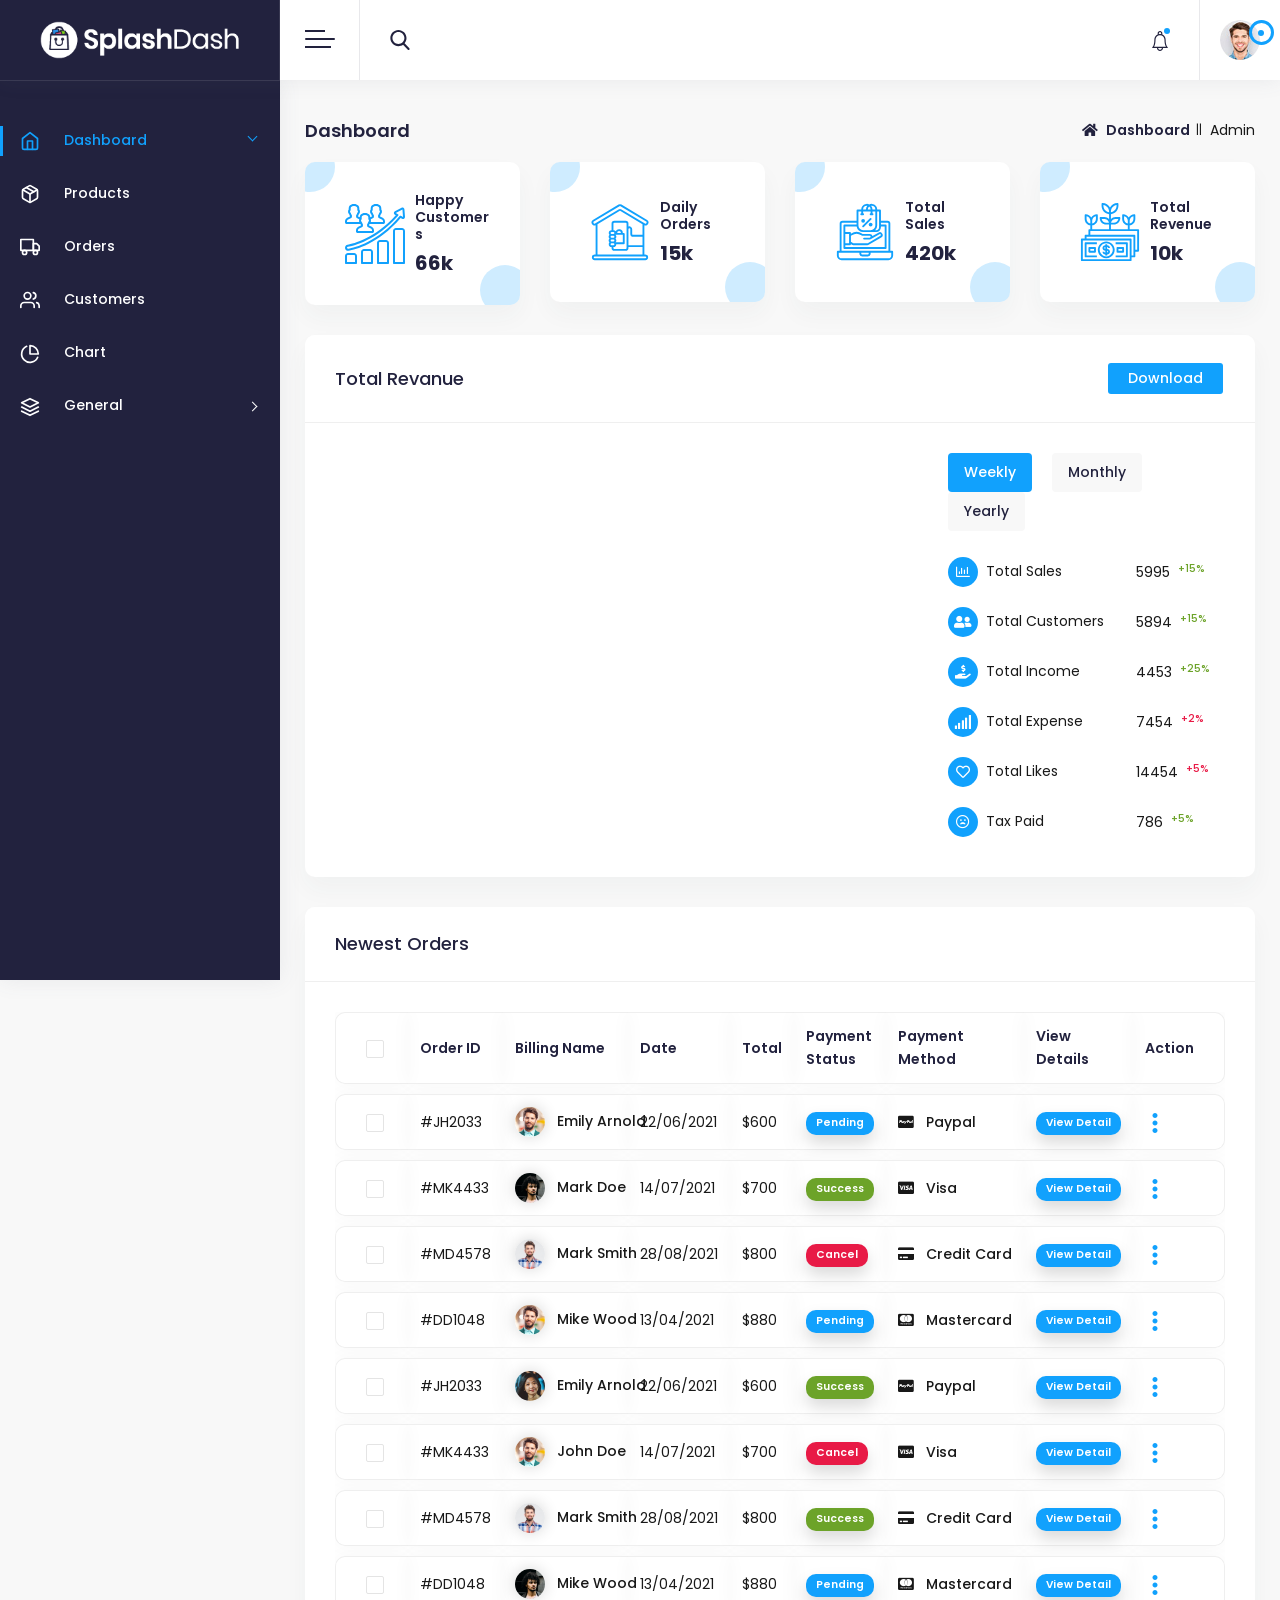
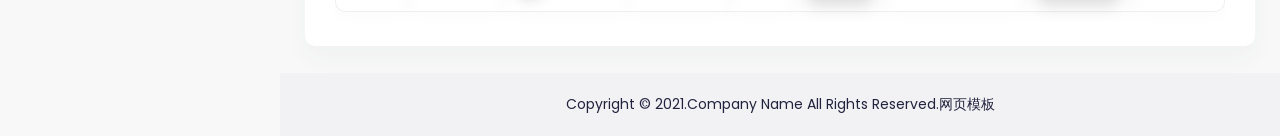
<file: web/index.html>
<!DOCTYPE html>
<!--[if IE 8]>
<html lang="en" class="ie8 no-js"> <![endif]-->
<!--[if IE 9]>
<html lang="en" class="ie9 no-js"> <![endif]-->
<!--[if !IE]><!-->
<html lang="zxx">
<!--<![endif]-->
<!-- Begin Head -->

<head>
    <title>SplashDash</title>
    <meta charset="utf-8">
    <meta content="width=device-width, initial-scale=1.0" name="viewport">
    <meta name="description" content="">
    <meta name="keywords" content="">
    <meta name="author" content="">
    <meta name="MobileOptimized" content="320">
    <!--Start Style -->
    <link rel="stylesheet" type="text/css" href="static/css/fonts.css">
    <link rel="stylesheet" type="text/css" href="static/css/bootstrap.min.css">
    <link rel="stylesheet" type="text/css" href="static/css/font-awesome.min.css">
    <link rel="stylesheet" type="text/css" href="static/css/icofont.min.css">
    <link rel="stylesheet" type="text/css" href="static/css/style.css">
    <link rel="stylesheet" id="theme-change" type="text/css" href="">
</head>

<body>
<div class="loader">
    <div class="spinner">
        <img src="static/picture/loader.gif" alt="">
    </div>
</div>
<!-- Main Body -->
<div class="page-wrapper">
    <!-- Header Start -->
    <header class="header-wrapper main-header">
        <div class="header-inner-wrapper">
            <div class="logo-wrapper">
                <a href="" class="admin-logo">
                    <img src="static/picture/logo.png" alt="">
                </a>
            </div>
            <div class="header-right">
                <div class="serch-wrapper">
                    <form>
                        <input type="text" placeholder="Search Here...">
                    </form>
                    <a class="search-close" href="javascript:void(0);"><span class="icofont-close-line"></span></a>
                </div>
                <div class="header-left">
                    <div class="header-links">
                        <a href="javascript:void(0);" class="toggle-btn">
                            <span></span>
                        </a>
                    </div>
                    <div class="header-links search-link">
                        <a class="search-toggle" href="javascript:void(0);">
                            <svg version="1.1" xmlns="http://www.w3.org/2000/svg"
                                 x="0px" y="0px" viewbox="0 0 56.966 56.966"
                                 style="enable-background:new 0 0 56.966 56.966;" xml:space="preserve">
                                    <path d="M55.146,51.887L41.588,37.786c3.486-4.144,5.396-9.358,5.396-14.786c0-12.682-10.318-23-23-23s-23,10.318-23,23
                                    s10.318,23,23,23c4.761,0,9.298-1.436,13.177-4.162l13.661,14.208c0.571,0.593,1.339,0.92,2.162,0.92
                                    c0.779,0,1.518-0.297,2.079-0.837C56.255,54.982,56.293,53.08,55.146,51.887z M23.984,6c9.374,0,17,7.626,17,17s-7.626,17-17,17
                                    s-17-7.626-17-17S14.61,6,23.984,6z"></path>
                                </svg>
                        </a>
                    </div>
                </div>
                <div class="header-controls">
                    <div class="notification-wrapper header-links">
                        <a href="javascript:void(0);" class="notification-info">
                                <span class="header-icon">
                                    <svg enable-background="new 0 0 512 512" viewbox="0 0 512 512"
                                         xmlns="http://www.w3.org/2000/svg"><path
                                            d="m450.201 407.453c-1.505-.977-12.832-8.912-24.174-32.917-20.829-44.082-25.201-106.18-25.201-150.511 0-.193-.004-.384-.011-.576-.227-58.589-35.31-109.095-85.514-131.756v-34.657c0-31.45-25.544-57.036-56.942-57.036h-4.719c-31.398 0-56.942 25.586-56.942 57.036v34.655c-50.372 22.734-85.525 73.498-85.525 132.334 0 44.331-4.372 106.428-25.201 150.511-11.341 24.004-22.668 31.939-24.174 32.917-6.342 2.935-9.469 9.715-8.01 16.586 1.473 6.939 7.959 11.723 15.042 11.723h109.947c.614 42.141 35.008 76.238 77.223 76.238s76.609-34.097 77.223-76.238h109.947c7.082 0 13.569-4.784 15.042-11.723 1.457-6.871-1.669-13.652-8.011-16.586zm-223.502-350.417c0-14.881 12.086-26.987 26.942-26.987h4.719c14.856 0 26.942 12.106 26.942 26.987v24.917c-9.468-1.957-19.269-2.987-29.306-2.987-10.034 0-19.832 1.029-29.296 2.984v-24.914zm29.301 424.915c-25.673 0-46.614-20.617-47.223-46.188h94.445c-.608 25.57-21.549 46.188-47.222 46.188zm60.4-76.239c-.003 0-213.385 0-213.385 0 2.595-4.044 5.236-8.623 7.861-13.798 20.104-39.643 30.298-96.129 30.298-167.889 0-63.417 51.509-115.01 114.821-115.01s114.821 51.593 114.821 115.06c0 .185.003.369.01.553.057 71.472 10.25 127.755 30.298 167.286 2.625 5.176 5.267 9.754 7.861 13.798z"></path></svg>
                                </span>
                            <span class="count-notification"></span>
                        </a>
                        <div class="recent-notification">
                            <div class="drop-down-header">
                                <h4>All Notification</h4>
                                <p>You have 6 new notifications</p>
                            </div>
                            <ul>
                                <li>
                                    <a href="javascript:void(0);">
                                        <h5><i class="fas fa-exclamation-circle mr-2"></i>Storage Full</h5>
                                        <p>Lorem ipsum dolor sit amet, consectetuer.</p>
                                    </a>
                                </li>
                                <li>
                                    <a href="javascript:void(0);">
                                        <h5><i class="far fa-envelope mr-2"></i>New Membership</h5>
                                        <p>Lorem ipsum dolor sit amet, consectetuer.</p>
                                    </a>
                                </li>
                            </ul>
                            <div class="drop-down-footer">
                                <a href="javascript:void(0);" class="btn sm-btn">
                                    View All
                                </a>
                            </div>
                        </div>
                    </div>
                    <div class="user-info-wrapper header-links">
                        <a href="javascript:void(0);" class="user-info">
                            <img src="static/picture/user.jpg" alt="" class="user-img">
                            <div class="blink-animation">
                                <span class="blink-circle"></span>
                                <span class="main-circle"></span>
                            </div>
                        </a>
                        <div class="user-info-box">
                            <div class="drop-down-header">
                                <h4>管理员</h4>
                                <p>农田管理员</p>
                            </div>
                            <ul>
                                <li>
                                    <a href="login.html">
                                        <i class="fas fa-sign-out-alt"></i> 登出
                                    </a>
                                </li>
                            </ul>
                        </div>
                    </div>
                </div>
            </div>
        </div>
    </header>
    <!-- Sidebar Start -->
    <aside class="sidebar-wrapper">
        <div class="side-menu-wrap">
            <ul class="main-menu">
                <li>
                    <a href="javascript:void(0);" class="active">
                            <span class="icon-menu feather-icon">
                                <svg xmlns="http://www.w3.org/2000/svg" viewbox="0 0 24 24" fill="none"
                                     stroke="currentColor" stroke-width="2" stroke-linecap="round"
                                     stroke-linejoin="round" class="feather feather-home"><path
                                        d="M3 9l9-7 9 7v11a2 2 0 0 1-2 2H5a2 2 0 0 1-2-2z"></path><polyline
                                        points="9 22 9 12 15 12 15 22"></polyline></svg>
                            </span>
                        <span class="menu-text">
                                Dashboard
                            </span>
                    </a>
                    <ul class="sub-menu">
                        <li>
                            <a href="">
                                    <span class="icon-dash">
                                    </span>
                                <span class="menu-text">
                                        Admin
                                    </span>
                            </a>
                        </li>
                        <li>
                            <a href="user.html">
                                    <span class="icon-dash">
                                    </span>
                                <span class="menu-text">
                                        User
                                    </span>
                            </a>
                        </li>
                    </ul>
                </li>

                <li>
                    <a href="all-product.html">
                            <span class="icon-menu feather-icon">
                                <svg xmlns="http://www.w3.org/2000/svg" viewbox="0 0 24 24" fill="none"
                                     stroke="currentColor" stroke-width="2" stroke-linecap="round"
                                     stroke-linejoin="round" class="feather feather-package"><line x1="16.5" y1="9.4"
                                                                                                   x2="7.5"
                                                                                                   y2="4.21"></line><path
                                        d="M21 16V8a2 2 0 0 0-1-1.73l-7-4a2 2 0 0 0-2 0l-7 4A2 2 0 0 0 3 8v8a2 2 0 0 0 1 1.73l7 4a2 2 0 0 0 2 0l7-4A2 2 0 0 0 21 16z"></path><polyline
                                        points="3.27 6.96 12 12.01 20.73 6.96"></polyline><line x1="12" y1="22.08"
                                                                                                x2="12" y2="12"></line></svg>
                            </span>
                        <span class="menu-text">
                                Products
                            </span>
                    </a>
                </li>
                <li>
                    <a href="orders.html">
                            <span class="icon-menu feather-icon">
                                <svg xmlns="http://www.w3.org/2000/svg" viewbox="0 0 24 24" fill="none"
                                     stroke="currentColor" stroke-width="2" stroke-linecap="round"
                                     stroke-linejoin="round" class="feather feather-truck"><rect x="1" y="3" width="15"
                                                                                                 height="13"></rect><polygon
                                        points="16 8 20 8 23 11 23 16 16 16 16 8"></polygon><circle cx="5.5" cy="18.5"
                                                                                                    r="2.5"></circle><circle
                                        cx="18.5" cy="18.5" r="2.5"></circle></svg>
                            </span>
                        <span class="menu-text">
                                Orders
                            </span>
                    </a>
                </li>
                <li>
                    <a href="customers.html">
                            <span class="icon-menu feather-icon">
                                <svg xmlns="http://www.w3.org/2000/svg" viewbox="0 0 24 24" fill="none"
                                     stroke="currentColor" stroke-width="2" stroke-linecap="round"
                                     stroke-linejoin="round" class="feather feather-users"><path
                                        d="M17 21v-2a4 4 0 0 0-4-4H5a4 4 0 0 0-4 4v2"></path><circle cx="9" cy="7"
                                                                                                     r="4"></circle><path
                                        d="M23 21v-2a4 4 0 0 0-3-3.87"></path><path
                                        d="M16 3.13a4 4 0 0 1 0 7.75"></path></svg>
                            </span>
                        <span class="menu-text">
                                Customers
                            </span>
                    </a>
                </li>
                <li>
                    <a href="chart.html">
                            <span class="icon-menu feather-icon">
                                <svg xmlns="http://www.w3.org/2000/svg" viewbox="0 0 24 24" fill="none"
                                     stroke="currentColor" stroke-width="2" stroke-linecap="round"
                                     stroke-linejoin="round" class="feather feather-pie-chart"><path
                                        d="M21.21 15.89A10 10 0 1 1 8 2.83"></path><path
                                        d="M22 12A10 10 0 0 0 12 2v10z"></path></svg>
                            </span>
                        <span class="menu-text">
                                Chart
                            </span>
                    </a>
                </li>

                <li class="active-li">
                    <a href="javascript:void(0);">
                            <span class="icon-menu feather-icon">
                                <svg xmlns="http://www.w3.org/2000/svg" viewbox="0 0 24 24" fill="none"
                                     stroke="currentColor" stroke-width="2" stroke-linecap="round"
                                     stroke-linejoin="round" class="feather feather-layers"><polygon
                                        points="12 2 2 7 12 12 22 7 12 2"></polygon><polyline
                                        points="2 17 12 22 22 17"></polyline><polyline
                                        points="2 12 12 17 22 12"></polyline></svg>
                            </span>
                        <span class="menu-text">
                                General
                            </span>
                    </a>
                    <ul class="sub-menu show-submenu">
                        <a href="shop.html">
                                    <span class="icon-dash">
                                    </span>
                            <span class="menu-text">
                                        Shop
                                    </span>
                        </a>

                    </ul>
                </li>

            </ul>
        </div>
    </aside>
    <!-- Container Start -->
    <div class="page-wrapper">
        <div class="main-content">
            <!-- Page Title Start -->
            <div class="row">
                <div class="colxl-12 col-lg-12 col-md-12 col-sm-12 col-12">
                    <div class="page-title-wrapper">
                        <div class="page-title-box">
                            <h4 class="page-title bold">Dashboard</h4>
                        </div>
                        <div class="breadcrumb-list">
                            <ul>
                                <li class="breadcrumb-link">
                                    <a href="javascript:void(0);"><i class="fas fa-home mr-2"></i>Dashboard</a>
                                </li>
                                <li class="breadcrumb-link active">Admin</li>
                            </ul>
                        </div>
                    </div>
                </div>
            </div>

            <!-- Dashboard Start -->
            <div class="row">
                <div class="col-xl-3 col-lg-4 col-md-6">
                    <!-- Start Card-->
                    <div class="card ad-info-card">
                        <div class="card-body dd-flex align-items-center">
                            <div class="icon-info">
                                <svg version="1.1" xmlns="http://www.w3.org/2000/svg"
                                     x="0px" y="0px"
                                     viewbox="0 0 512.126 512.126" xml:space="preserve">
                                        <g transform="translate(0 -1)">
                                            <g>
                                                <g>
                                                    <path d="M13.88,171.793h117.986c1.201,2.614,2.547,5.16,4.031,7.625l-0.009,4.175l-22.567,11.587
                                                        c-11.796,5.875-19.293,17.877-19.4,31.054v8.875c0.104,7.537,6.288,13.568,13.825,13.484h125.95
                                                        c7.537,0.085,13.721-5.946,13.825-13.483v-8.875c-0.108-13.178-7.605-25.18-19.4-31.058l-22.583-11.579v-4.171
                                                        c1.49-2.466,2.84-5.015,4.042-7.633h117.983c7.537,0.085,13.721-5.946,13.825-13.483v-8.875
                                                        c-0.107-13.177-7.604-25.179-19.4-31.054v-0.004l-22.583-11.579v-4.196c3.072-5.008,5.558-10.353,7.408-15.929
                                                        c5.027-3.432,8.109-9.062,8.292-15.146V60.689c-0.089-4.571-1.961-8.927-5.217-12.138l-0.025-8.554
                                                        c0.722-9.479-2.508-18.835-8.925-25.85c-9.739-9.271-22.94-13.999-36.35-13.021c-13.434-0.976-26.655,3.772-36.4,13.071
                                                        c-6.195,6.829-9.377,15.867-8.825,25.071v9.259c-3.309,3.191-5.213,7.566-5.292,12.162v10.837
                                                        c0.183,6.084,3.265,11.713,8.292,15.146c1.848,5.573,4.331,10.915,7.4,15.921l-0.009,4.2l-13.682,7.024
                                                        c-0.04-8.48-3.251-16.638-9.002-22.87c-9.739-9.27-22.939-13.999-36.35-13.021c-13.434-0.976-26.655,3.772-36.4,13.071
                                                        c-5.69,6.256-8.857,14.4-8.889,22.856l-13.761-7.056v-4.196c3.072-5.008,5.558-10.353,7.408-15.929
                                                        c5.027-3.432,8.109-9.062,8.292-15.146V60.689c-0.09-4.57-1.962-8.924-5.217-12.133l-0.025-8.558
                                                        c0.723-9.479-2.508-18.836-8.925-25.85c-9.739-9.271-22.94-13.999-36.35-13.021C63.421,0.151,50.2,4.898,40.455,14.197
                                                        c-6.195,6.831-9.377,15.87-8.825,25.075v9.259c-3.307,3.19-5.211,7.564-5.292,12.158v10.837
                                                        c0.183,6.084,3.265,11.713,8.292,15.146c1.849,5.573,4.332,10.915,7.4,15.921l-0.009,4.2l-22.567,11.588
                                                        c-11.796,5.875-19.293,17.877-19.4,31.054v8.875C0.159,165.846,6.343,171.878,13.88,171.793z M241.063,120.151
                                                        c3.963-2.5,6.193-7.008,5.775-11.675v-8.363c-0.001-1.683-0.499-3.329-1.434-4.729c-3.314-4.994-5.84-10.468-7.491-16.229
                                                        c-0.555-2.011-1.827-3.749-3.575-4.887c-1.249-0.682-2.339-1.621-3.2-2.754v0.004l-0.075-10.438
                                                        c0.643-0.803,1.388-1.519,2.217-2.129c1.993-1.622,3.15-4.055,3.15-6.625l-0.025-13.754c-0.366-4.656,1.181-9.259,4.284-12.75
                                                        c6.584-5.711,15.224-8.469,23.9-7.629c8.668-0.841,17.302,1.912,23.883,7.617c3.252,3.69,4.829,8.563,4.358,13.458v13.058
                                                        c0,2.57,1.157,5.003,3.15,6.625c1.692,1.371,2.05,1.833,2.058,1.737l0.017,10.696c0,0.009-0.383,1.05-3.217,2.883
                                                        c-1.748,1.138-3.02,2.876-3.575,4.887c-1.651,5.762-4.178,11.235-7.492,16.229c-0.934,1.4-1.433,3.046-1.434,4.729v8.363
                                                        c-0.392,4.852,2.04,9.498,6.25,11.942l25.6,13.141c6.094,2.966,10.008,9.1,10.133,15.876v5.292h-104.35
                                                        c0.843-2.028,1.273-4.204,1.267-6.4v-10.837c0.004-2.221-0.456-4.418-1.35-6.45L241.063,120.151z M139.413,135.743
                                                        c1.554-1.34,2.563-3.203,2.838-5.236l0.04-0.177c0.121-0.394,0.212-0.796,0.273-1.204l-0.025-13.75
                                                        c-0.366-4.657,1.18-9.263,4.283-12.755c6.584-5.711,15.224-8.469,23.9-7.629c8.668-0.841,17.302,1.912,23.883,7.617
                                                        c3.251,3.692,4.829,8.565,4.358,13.462v13.054c0,2.57,1.157,5.003,3.15,6.625c1.692,1.371,2.058,1.829,2.058,1.737l0.017,10.696
                                                        c0,0.009-0.383,1.05-3.217,2.883c-1.731,1.126-2.995,2.842-3.558,4.829c-0.34,1.328-0.774,2.63-1.3,3.896
                                                        c-0.052,0.116-0.062,0.241-0.108,0.358c-0.024,0.061-0.078,0.101-0.101,0.163c-1.501,4.139-3.49,8.083-5.925,11.75
                                                        c-0.983,1.426-1.509,3.118-1.508,4.85v8.363c-0.392,4.852,2.039,9.498,6.25,11.942l25.6,13.138
                                                        c6.093,2.968,10.008,9.102,10.133,15.878v5.292H110.988v-5.292c0.124-6.776,4.039-12.91,10.133-15.875l26.075-13.408
                                                        c3.963-2.5,6.193-7.008,5.775-11.675v-8.363c0.001-1.732-0.525-3.424-1.508-4.85c-2.489-3.786-4.525-7.85-6.067-12.11
                                                        l-0.012-0.029l-0.055-0.132c-0.526-1.266-0.96-2.568-1.3-3.896c-0.566-1.986-1.83-3.7-3.558-4.829
                                                        c-1.249-0.682-2.339-1.621-3.2-2.754v0.004l-0.083-10.433C137.837,137.08,138.584,136.36,139.413,135.743z M17.122,149.435
                                                        c0.124-6.776,4.039-12.91,10.133-15.875l26.075-13.408c3.963-2.5,6.193-7.008,5.775-11.675v-8.363
                                                        c-0.001-1.683-0.499-3.329-1.434-4.729c-3.314-4.994-5.84-10.468-7.492-16.229c-0.555-2.011-1.827-3.749-3.575-4.887
                                                        c-1.249-0.682-2.339-1.621-3.2-2.754v0.004l-0.083-10.433c0.648-0.805,1.396-1.525,2.225-2.142
                                                        c1.992-1.619,3.149-4.049,3.15-6.616l-0.025-13.75c-0.366-4.657,1.181-9.262,4.284-12.754c6.584-5.711,15.224-8.469,23.9-7.629
                                                        c8.668-0.841,17.302,1.912,23.883,7.617c3.251,3.692,4.829,8.565,4.358,13.462v13.054c0.001,2.567,1.158,4.997,3.15,6.617
                                                        c1.692,1.379,2.067,1.842,2.058,1.746l0.017,10.696c0,0.009-0.383,1.05-3.217,2.883c-1.748,1.138-3.02,2.876-3.575,4.887
                                                        c-1.651,5.762-4.178,11.235-7.492,16.23c-0.934,1.4-1.433,3.046-1.434,4.729v8.363c-0.392,4.852,2.04,9.498,6.25,11.942
                                                        l20.763,10.656c-0.92,2.014-1.402,4.2-1.413,6.415v10.837c0.036,2.206,0.514,4.382,1.406,6.4H17.122V149.435z"></path>
                                                    <path d="M26.422,400.235c1.51-0.001,3.018-0.125,4.508-0.371c55.972-9.13,252.363-56.295,443.986-279.584l11.697,6.639
                                                        c5.476,3.078,12.2,2.903,17.508-0.456c5.309-3.359,8.346-9.361,7.908-15.627l-4.692-63.371
                                                        c-0.399-5.686-3.615-10.795-8.57-13.612c-4.955-2.817-10.99-2.969-16.08-0.405l-56.7,28.654
                                                        c-5.651,2.802-9.287,8.503-9.444,14.809c-0.157,6.306,3.189,12.181,8.694,15.262l8.583,4.873
                                                        C253.671,295.491,73.423,339.651,21.938,348.477c-12.583,2.109-21.821,12.971-21.883,25.729c0.003,2.12,0.269,4.232,0.792,6.288
                                                        C3.817,392.172,14.371,400.319,26.422,400.235z M24.855,365.293c53.354-9.143,241.519-55.127,427.17-262.877
                                                        c1.32-0.706,2.425-1.756,3.197-3.04c2.323-4.099,0.887-9.305-3.209-11.633l-18.367-10.392l56.675-28.663l4.692,63.375
                                                        l-17.75-10.071c-0.277-0.109-0.561-0.202-0.848-0.279c-3.098-1.393-6.734-0.749-9.164,1.625c-0.245,0.173-0.48,0.359-0.704,0.558
                                                        C277.23,327.422,83.155,374.052,28.164,383.022c-4.808,0.917-9.51-2.028-10.783-6.754c-0.17-0.674-0.257-1.367-0.259-2.063
                                                        C17.192,369.75,20.454,365.99,24.855,365.293z"></path>
                                                    <path d="M76.855,419.26h-51.2c-14.132,0.015-25.585,11.468-25.6,25.6v59.733c-0.001,2.263,0.898,4.434,2.499,6.035
                                                        c1.6,1.6,3.771,2.499,6.035,2.499h85.333c2.263,0.001,4.434-0.898,6.035-2.499c1.6-1.6,2.499-3.771,2.499-6.035V444.86
                                                        C102.44,430.728,90.987,419.275,76.855,419.26z M85.388,496.06H17.122v-51.2c0.005-4.711,3.822-8.529,8.533-8.533h51.2
                                                        c4.711,0.005,8.529,3.822,8.533,8.533V496.06z"></path>
                                                    <path d="M213.388,385.126h-51.2c-14.132,0.015-25.585,11.468-25.6,25.6v93.867c-0.001,2.263,0.898,4.434,2.499,6.035
                                                        c1.6,1.6,3.771,2.499,6.035,2.499h85.333c2.263,0.001,4.434-0.898,6.035-2.499c1.6-1.6,2.499-3.771,2.499-6.035v-93.867
                                                        C238.973,396.594,227.52,385.142,213.388,385.126z M221.922,496.06h-68.267v-85.333c0.005-4.711,3.822-8.529,8.533-8.533h51.2
                                                        c4.711,0.005,8.529,3.822,8.533,8.533V496.06z"></path>
                                                    <path d="M349.922,308.326h-51.2c-14.132,0.015-25.585,11.468-25.6,25.6v170.667c-0.001,2.263,0.898,4.434,2.499,6.035
                                                        c1.6,1.6,3.771,2.499,6.035,2.499h85.333c2.263,0.001,4.434-0.898,6.035-2.499c1.6-1.6,2.499-3.771,2.499-6.035V333.926
                                                        C375.506,319.794,364.054,308.342,349.922,308.326z M358.455,496.06h-68.267V333.926c0.005-4.711,3.822-8.529,8.533-8.533h51.2
                                                        c4.711,0.005,8.529,3.823,8.533,8.533V496.06z"></path>
                                                    <path d="M486.455,205.926h-51.2c-14.132,0.015-25.585,11.468-25.6,25.6v273.067c-0.001,2.263,0.898,4.434,2.499,6.035
                                                        c1.6,1.6,3.771,2.499,6.035,2.499h85.333c2.263,0.001,4.434-0.898,6.035-2.499c1.6-1.6,2.499-3.771,2.499-6.035V231.526
                                                        C512.04,217.394,500.587,205.942,486.455,205.926z M494.988,496.06h-68.267V231.526c0.005-4.711,3.822-8.529,8.533-8.533h51.2
                                                        c4.711,0.005,8.529,3.822,8.533,8.533V496.06z"></path>
                                                </g>
                                            </g>
                                        </g>
                                    </svg>
                            </div>
                            <div class="icon-info-text">
                                <h5 class="ad-title">Happy Customers</h5>
                                <h4 class="ad-card-title">66k</h4>
                            </div>
                        </div>
                    </div>
                </div>
                <!-- Start Card-->
                <div class="col-xl-3 col-lg-4 col-md-6">
                    <div class="card ad-info-card">
                        <div class="card-body dd-flex align-items-center">
                            <div class="icon-info">
                                <svg xmlns="http://www.w3.org/2000/svg" viewbox="0 0 64 64">
                                    <g id="shopping-smartphone-home-house-hand">
                                        <path d="M60.02,25.05a2.971,2.971,0,0,0,1.84-1.54l.21-.41a3.022,3.022,0,0,0-1.14-3.91L33.54,2.76a2.988,2.988,0,0,0-3.08,0L3.07,19.19A3.022,3.022,0,0,0,1.93,23.1l.21.41a2.971,2.971,0,0,0,1.84,1.54,3.045,3.045,0,0,0,.84.12A3.033,3.033,0,0,0,6,24.9V56H5a3,3,0,0,0,0,6H59a3,3,0,0,0,0-6H58V24.91A2.928,2.928,0,0,0,60.02,25.05ZM59,58a1,1,0,0,1,0,2H5a1,1,0,0,1,0-2ZM46,37H56v9H41V29a1,1,0,0,1,2,0v5A3.009,3.009,0,0,0,46,37Zm0-2a1,1,0,0,1-1-1V29a2.98,2.98,0,0,0-4-2.82V23a3.009,3.009,0,0,0-3-3H26a3.009,3.009,0,0,0-3,3v7a3.009,3.009,0,0,0-3,3,2.974,2.974,0,0,0,.78,2,2.954,2.954,0,0,0,0,4,2.954,2.954,0,0,0,0,4A2.974,2.974,0,0,0,20,45a3.009,3.009,0,0,0,3,3v1a3.009,3.009,0,0,0,3,3H38a3.009,3.009,0,0,0,3-3V48H56v8H8V23.76L31.48,9.62a1.02,1.02,0,0,1,1.04,0L56,23.76V35ZM23,36h2a1,1,0,0,1,0,2H23a1,1,0,0,1,0-2Zm-1-3a1,1,0,0,1,1-1h2a1,1,0,0,1,0,2H23A1,1,0,0,1,22,33Zm1,7h2a1,1,0,0,1,0,2H23a1,1,0,0,1,0-2Zm0,4h2a1,1,0,0,1,0,2H23a1,1,0,0,1,0-2Zm2,4a3.009,3.009,0,0,0,3-3h8a1,1,0,0,0,1-1V34a1,1,0,0,0-1-1H35a3.99,3.99,0,0,0-7.58-1.75A2.956,2.956,0,0,0,25,30V23a1,1,0,0,1,1-1H38a1,1,0,0,1,1,1V49a1,1,0,0,1-1,1H26a1,1,0,0,1-1-1Zm2.22-9a2.954,2.954,0,0,0,0-4H35v8H27.22a2.954,2.954,0,0,0,0-4ZM29,33a2,2,0,0,1,4,0ZM33.55,7.91a2.979,2.979,0,0,0-3.1,0L5.34,23.03a1.018,1.018,0,0,1-.8.1.972.972,0,0,1-.61-.51l-.21-.41A1.021,1.021,0,0,1,4.1,20.9L31.49,4.47a1,1,0,0,1,1.02,0L59.9,20.9a1.021,1.021,0,0,1,.38,1.31l-.21.41a.972.972,0,0,1-.61.51,1.018,1.018,0,0,1-.8-.1Z"></path>
                                    </g>
                                </svg>
                            </div>
                            <div class="icon-info-text">
                                <h5 class="ad-title">Daily Orders</h5>
                                <h4 class="ad-card-title">15k</h4>
                            </div>
                        </div>
                    </div>
                </div>
                <!-- Start Card-->
                <div class="col-xl-3 col-lg-4 col-md-6">
                    <div class="card ad-info-card">
                        <div class="card-body dd-flex align-items-center">
                            <div class="icon-info">
                                <svg xmlns="http://www.w3.org/2000/svg" viewbox="0 0 64 64">
                                    <g id="hand_&#xB7;_ecommerce_&#xB7;_shopping_&#xB7;_online_&#xB7;_sale"
                                       data-name="hand &#xB7; ecommerce &#xB7; shopping &#xB7; online &#xB7; sale">
                                        <path d="M61,52H59V23a3.009,3.009,0,0,0-3-3H49V9a1,1,0,0,0-1-1H45a5.992,5.992,0,0,0-8.5-5.45A5.992,5.992,0,0,0,28,8H24a1,1,0,0,0-1,1V20H8a3.009,3.009,0,0,0-3,3V52H3a1,1,0,0,0-1,1v4a5,5,0,0,0,5,5H57a5,5,0,0,0,5-5V53A1,1,0,0,0,61,52ZM45,25V10h2V27a3.009,3.009,0,0,1-3,3H42.89A6.97,6.97,0,0,0,45,25ZM39,4a4,4,0,0,1,4,4H40a6.016,6.016,0,0,0-1.49-3.95A3.87,3.87,0,0,1,39,4Zm-2.5.9A3.976,3.976,0,0,1,38,8H35A3.976,3.976,0,0,1,36.5,4.9ZM34,4a3.87,3.87,0,0,1,.49.05A6.016,6.016,0,0,0,33,8H30A4,4,0,0,1,34,4Zm-9,6h3v2a1,1,0,0,0,0,2h2a1,1,0,0,0,0-2V10h8v2a1,1,0,0,0,0,2h2a1,1,0,0,0,0-2V10h3V25a5,5,0,0,1-5,5H30a5,5,0,0,1-5-5ZM23.08,26A7,7,0,0,0,30,32H44a5,5,0,0,0,5-5V26h4V48H11V46h5a1,1,0,0,0,1-1v-.14l.93.62a2.952,2.952,0,0,0,1.68.52H34.46a2.925,2.925,0,0,0,1.5-.4l13.4-7.73a3.006,3.006,0,0,0,1.1-4.1,3.011,3.011,0,0,0-4.1-1.1l-6.43,3.71A2.993,2.993,0,0,0,37,34H29.3l-.2-.13A10.972,10.972,0,0,0,17,33.8V33a1,1,0,0,0-1-1H11V26ZM11,44V34h4V44Zm20-4h6a2.982,2.982,0,0,0,1.98-.77l8.39-4.83a1.006,1.006,0,0,1,1.49.86.992.992,0,0,1-.5.87L34.95,43.87a.922.922,0,0,1-.49.13H19.61a1.023,1.023,0,0,1-.56-.17L17,42.46V36a.967.967,0,0,0,.55-.17l.46-.3a8.975,8.975,0,0,1,9.98,0l.46.3A.967.967,0,0,0,29,36h8a1,1,0,0,1,.71,1.7.01.01,0,0,0-.01.01A.991.991,0,0,1,37,38H31a1,1,0,0,0,0,2ZM7,23a1,1,0,0,1,1-1H23v2H10a1,1,0,0,0-1,1V49a1,1,0,0,0,1,1H54a1,1,0,0,0,1-1V25a1,1,0,0,0-1-1H49V22h7a1,1,0,0,1,1,1V52H7ZM36,54v1a1,1,0,0,1-1,1H29a1,1,0,0,1-1-1V54Zm24,3a3.009,3.009,0,0,1-3,3H7a3.009,3.009,0,0,1-3-3V54H26v1a3.009,3.009,0,0,0,3,3h6a3.009,3.009,0,0,0,3-3V54H60Z"></path>
                                        <path d="M29.293,26.707a1,1,0,0,0,1.414,0l8-8a1,1,0,0,0-1.414-1.414l-8,8A1,1,0,0,0,29.293,26.707Z"></path>
                                        <circle cx="30" cy="20" r="2"></circle>
                                        <circle cx="38" cy="24" r="2"></circle>
                                    </g>
                                </svg>
                            </div>
                            <div class="icon-info-text">
                                <h5 class="ad-title">Total Sales</h5>
                                <h4 class="ad-card-title">420k</h4>
                            </div>
                        </div>
                    </div>
                </div>
                <!-- Start Card-->
                <div class="col-xl-3 col-lg-4 col-md-6">
                    <div class="card ad-info-card">
                        <div class="card-body dd-flex align-items-center">
                            <div class="icon-info">
                                <svg enable-background="new 0 0 64 64" viewbox="0 0 64 64"
                                     xmlns="http://www.w3.org/2000/svg">
                                    <g>
                                        <path d="m28 60c4.962 0 9-4.038 9-9s-4.038-9-9-9-9 4.038-9 9 4.038 9 9 9zm0-16c3.86 0 7 3.14 7 7s-3.14 7-7 7-7-3.14-7-7 3.14-7 7-7z"></path>
                                        <path d="m26 53h-2c0 1.654 1.346 3 3 3v1h2v-1c1.654 0 3-1.346 3-3s-1.346-3-3-3v-2c.551 0 1 .449 1 1h2c0-1.654-1.346-3-3-3v-1h-2v1c-1.654 0-3 1.346-3 3s1.346 3 3 3v2c-.551 0-1-.449-1-1zm0-4c0-.551.449-1 1-1v2c-.551 0-1-.449-1-1zm3 3c.551 0 1 .449 1 1s-.449 1-1 1z"></path>
                                        <path d="m62 29h-9v-4.08c3.387-.488 6-3.401 6-6.92v-4c0-.552-.448-1-1-1-2.548 0-4.775 1.373-6 3.413-1.225-2.04-3.452-3.413-6-3.413-.552 0-1 .448-1 1v4c0 3.519 2.613 6.432 6 6.92v4.08h-18v-5h3c3.86 0 7-3.14 7-7 0-.552-.448-1-1-1h-4c-1.958 0-3.728.81-5 2.11v-5.169c4.493-.5 8-4.317 8-8.941v-2c0-.552-.448-1-1-1-3.483 0-6.505 1.993-8 4.896-1.495-2.903-4.517-4.896-8-4.896-.552 0-1 .448-1 1v2c0 4.624 3.507 8.441 8 8.941v5.169c-1.272-1.3-3.042-2.11-5-2.11h-4c-.552 0-1 .448-1 1 0 3.86 3.14 7 7 7h3v5h-18v-4.08c3.387-.488 6-3.401 6-6.92v-4c0-.552-.448-1-1-1-2.548 0-4.775 1.373-6 3.413-1.225-2.04-3.452-3.413-6-3.413-.552 0-1 .448-1 1v4c0 3.519 2.613 6.432 6 6.92v4.08h-1c-.552 0-1 .448-1 1v5h-3c-.552 0-1 .448-1 1v3h-3c-.552 0-1 .448-1 1v22c0 .552.448 1 1 1h52c.552 0 1-.448 1-1v-3h3c.552 0 1-.448 1-1v-5h3c.552 0 1-.448 1-1v-22c0-.552-.448-1-1-1zm-5-13.899v2.899c0 2.415-1.721 4.435-4 4.899v-2.899c0-2.415 1.721-4.435 4-4.899zm-10 2.899v-2.899c2.279.464 4 2.485 4 4.899v2.899c-2.279-.464-4-2.484-4-4.899zm-9 0h2.899c-.464 2.279-2.485 4-4.899 4h-2.899c.464-2.279 2.484-4 4.899-4zm-10 4c-2.415 0-4.435-1.721-4.899-4h2.899c2.415 0 4.435 1.721 4.899 4zm11-18.929v.929c0 3.521-2.612 6.442-6 6.929v-.929c0-3.521 2.612-6.442 6-6.929zm-14 .929v-.929c3.388.487 6 3.408 6 6.929v.929c-3.388-.487-6-3.408-6-6.929zm-8 11.101v2.899c0 2.415-1.721 4.435-4 4.899v-2.899c0-2.415 1.721-4.435 4-4.899zm-10 2.899v-2.899c2.279.464 4 2.485 4 4.899v2.899c-2.279-.464-4-2.484-4-4.899zm46 43h-50v-20h50zm4-4h-2v-17c0-.552-.448-1-1-1h-47v-2h50zm4-6h-2v-15c0-.552-.448-1-1-1h-47v-4h50z"></path>
                                        <path d="m6 59h12v-2h-11v-12h11v-2h-12c-.552 0-1 .448-1 1v14c0 .552.448 1 1 1z"></path>
                                        <path d="m51 58v-14c0-.552-.448-1-1-1h-12v2h11v12h-11v2h12c.552 0 1-.448 1-1z"></path>
                                        <path d="m46 54c.552 0 1-.448 1-1v-4c0-.552-.448-1-1-1h-6c-.552 0-1 .448-1 1v4c0 .552.448 1 1 1zm-5-4h4v2h-4z"></path>
                                        <path d="m10 48c-.552 0-1 .448-1 1v4c0 .552.448 1 1 1h6c.552 0 1-.448 1-1v-4c0-.552-.448-1-1-1zm5 4h-4v-2h4z"></path>
                                    </g>
                                </svg>
                            </div>
                            <div class="icon-info-text">
                                <h5 class="ad-title">Total Revenue</h5>
                                <h4 class="ad-card-title">10k</h4>
                            </div>
                        </div>
                    </div>
                </div>
            </div>
            <!-- Revanue Status Start -->
            <div class="row">
                <div class="col-xl-12 col-lg-12 col-md-12">
                    <div class="card chart-card">
                        <div class="card-header">
                            <h4 class="has-btn">Total Revanue <span><button type="button"
                                                                            class="btn btn-primary squer-btn sm-btn">Download</button></span>
                            </h4>
                        </div>
                        <div class="card-body">
                            <div class="row">
                                <div class="col-xl-8 col-lg-12 col-md-12">
                                    <div class="chart-holder">
                                        <div id="chartD"></div>
                                    </div>
                                </div>
                                <div class="col-xl-4 col-lg-12 col-md-12">
                                    <div class="revenue-wrapper">
                                        <ul class="nav nav-pills mb-3" id="pills-tab" role="tablist">
                                            <li class="nav-item">
                                                <a class="nav-link active" id="tab1-tab" data-toggle="pill" href="#tab1"
                                                   role="tab" aria-controls="tab1" aria-selected="true">Weekly</a>
                                            </li>
                                            <li class="nav-item">
                                                <a class="nav-link" id="tab2-tab" data-toggle="pill" href="#tab2"
                                                   role="tab" aria-controls="tab2" aria-selected="false">Monthly</a>
                                            </li>
                                            <li class="nav-item">
                                                <a class="nav-link" id="tab3-tab" data-toggle="pill" href="#tab3"
                                                   role="tab" aria-controls="tab3" aria-selected="false">Yearly</a>
                                            </li>
                                        </ul>
                                        <div class="tab-content" id="pills-tabContent">
                                            <div class="tab-pane fade show active" id="tab1" role="tabpanel"
                                                 aria-labelledby="tab1-tab">
                                                <div class="revenue-info-wrap">
                                                    <table>
                                                        <tbody>
                                                        <tr>
                                                            <td><i class="far fa-chart-bar mr-2 icon-only"></i>Total
                                                                Sales
                                                            </td>
                                                            <td>5995<sup class="medium ml-2 txt-green">+15%</sup></td>
                                                        </tr>
                                                        <tr>
                                                            <td><i class="fas fa-user-friends mr-2 icon-only"></i>Total
                                                                Customers
                                                            </td>
                                                            <td>5894<sup class="medium ml-2 txt-green">+15%</sup></td>
                                                        </tr>
                                                        <tr>
                                                            <td><i class="fas fa-hand-holding-usd mr-2 icon-only"></i>Total
                                                                Income
                                                            </td>
                                                            <td>4453<sup class="medium ml-2 txt-green">+25%</sup></td>
                                                        </tr>
                                                        <tr>
                                                            <td><i class="fas fa-signal mr-2 icon-only"></i>Total
                                                                Expense
                                                            </td>
                                                            <td>7454<sup class="medium ml-2 txt-red">+2%</sup></td>
                                                        </tr>
                                                        <tr>
                                                            <td><i class="far fa-heart mr-2 icon-only"></i>Total Likes
                                                            </td>
                                                            <td>14454<sup class="medium ml-2 txt-red">+5%</sup></td>
                                                        </tr>
                                                        <tr>
                                                            <td><i class="far fa-frown-open mr-2 icon-only"></i>Tax Paid
                                                            </td>
                                                            <td>786<sup class="medium ml-2 txt-green">+5%</sup></td>
                                                        </tr>
                                                        </tbody>
                                                    </table>
                                                </div>
                                            </div>
                                            <div class="tab-pane fade" id="tab2" role="tabpanel"
                                                 aria-labelledby="tab2-tab">
                                                <div class="revenue-info-wrap">
                                                    <table>
                                                        <tbody>
                                                        <tr>
                                                            <td><i class="far fa-chart-bar mr-2 icon-only"></i>Total
                                                                Sales
                                                            </td>
                                                            <td>5995<sup class="medium ml-2 txt-green">+15%</sup></td>
                                                        </tr>
                                                        <tr>
                                                            <td><i class="fas fa-user-friends mr-2 icon-only"></i>Total
                                                                Customers
                                                            </td>
                                                            <td>5894<sup class="medium ml-2 txt-green">+15%</sup></td>
                                                        </tr>
                                                        <tr>
                                                            <td><i class="fas fa-hand-holding-usd mr-2 icon-only"></i>Total
                                                                Income
                                                            </td>
                                                            <td>4453<sup class="medium ml-2 txt-green">+25%</sup></td>
                                                        </tr>
                                                        <tr>
                                                            <td><i class="fas fa-signal mr-2 icon-only"></i>Total
                                                                Expense
                                                            </td>
                                                            <td>7454<sup class="medium ml-2 txt-red">+2%</sup></td>
                                                        </tr>
                                                        <tr>
                                                            <td><i class="far fa-heart mr-2 icon-only"></i>Total Likes
                                                            </td>
                                                            <td>14454<sup class="medium ml-2 txt-red">+5%</sup></td>
                                                        </tr>
                                                        <tr>
                                                            <td><i class="far fa-frown-open mr-2 icon-only"></i>Tax Paid
                                                            </td>
                                                            <td>786<sup class="medium ml-2 txt-green">+5%</sup></td>
                                                        </tr>
                                                        </tbody>
                                                    </table>
                                                </div>
                                            </div>
                                            <div class="tab-pane fade" id="tab3" role="tabpanel"
                                                 aria-labelledby="tab3-tab">
                                                <div class="revenue-info-wrap">
                                                    <table>
                                                        <tbody>
                                                        <tr>
                                                            <td><i class="far fa-chart-bar mr-2 icon-only"></i>Total
                                                                Sales
                                                            </td>
                                                            <td>5995<sup class="medium ml-2 txt-green">+15%</sup></td>
                                                        </tr>
                                                        <tr>
                                                            <td><i class="fas fa-user-friends mr-2 icon-only"></i>Total
                                                                Customers
                                                            </td>
                                                            <td>5894<sup class="medium ml-2 txt-green">+15%</sup></td>
                                                        </tr>
                                                        <tr>
                                                            <td><i class="fas fa-hand-holding-usd mr-2 icon-only"></i>Total
                                                                Income
                                                            </td>
                                                            <td>4453<sup class="medium ml-2 txt-green">+25%</sup></td>
                                                        </tr>
                                                        <tr>
                                                            <td><i class="fas fa-signal mr-2 icon-only"></i>Total
                                                                Expense
                                                            </td>
                                                            <td>7454<sup class="medium ml-2 txt-red">+2%</sup></td>
                                                        </tr>
                                                        <tr>
                                                            <td><i class="far fa-heart mr-2 icon-only"></i>Total Likes
                                                            </td>
                                                            <td>14454<sup class="medium ml-2 txt-red">+5%</sup></td>
                                                        </tr>
                                                        <tr>
                                                            <td><i class="far fa-frown-open mr-2 icon-only"></i>Tax Paid
                                                            </td>
                                                            <td>786<sup class="medium ml-2 txt-green">+5%</sup></td>
                                                        </tr>
                                                        </tbody>
                                                    </table>
                                                </div>
                                            </div>
                                        </div>
                                    </div>
                                </div>
                            </div>
                        </div>
                    </div>
                </div>
            </div>
            <!-- Products Orders Start -->
            <div class="row">
                <div class="col-xl-12 col-lg-12 col-md-12 col-sm-12 col-12">
                    <div class="card chart-card">
                        <div class="card-header">
                            <h4>Newest Orders</h4>
                        </div>
                        <div class="card-body pb-4">
                            <div class="chart-holder">
                                <div class="table-responsive">
                                    <table class="table table-styled mb-0">
                                        <thead>
                                        <tr>
                                            <th>
                                                <div class="checkbox">
                                                    <input id="checkbox1" type="checkbox">
                                                    <label for="checkbox1"></label>
                                                </div>
                                            </th>
                                            <th>Order ID</th>
                                            <th>Billing Name</th>
                                            <th>Date</th>
                                            <th>Total</th>
                                            <th>Payment Status</th>
                                            <th>Payment Method</th>
                                            <th>View Details</th>
                                            <th>Action</th>
                                        </tr>
                                        </thead>
                                        <tbody>
                                        <tr>
                                            <td>
                                                <div class="checkbox">
                                                    <input id="checkbox2" type="checkbox">
                                                    <label for="checkbox2"></label>
                                                </div>
                                            </td>
                                            <td>#JH2033</td>
                                            <td>
                                                        <span class="img-thumb ">
                                                            <img src="static/picture/1.jpg" alt=" ">
                                                            <span class="ml-2 ">Emily Arnold</span>
                                                        </span>
                                            </td>
                                            <td>22/06/2021</td>
                                            <td>$600</td>
                                            <td>
                                                <label class="mb-0 badge badge-primary" title=""
                                                       data-original-title="Pending">Pending</label>
                                            </td>
                                            <td>
                                                        <span class="img-thumb">
                                                            <i class="fab fa-cc-paypal"></i>
                                                            <span class="ml-2">Paypal</span>
                                                        </span>
                                            </td>
                                            <td>
                                                <label class="mb-0 badge badge-primary" title=""
                                                       data-original-title="Pending">View Detail</label>
                                            </td>
                                            <td class="relative">
                                                <a class="action-btn " href="javascript:void(0); ">
                                                    <svg class="default-size " viewbox="0 0 341.333 341.333 ">
                                                        <g>
                                                            <g>
                                                                <g>
                                                                    <path d="M170.667,85.333c23.573,0,42.667-19.093,42.667-42.667C213.333,19.093,194.24,0,170.667,0S128,19.093,128,42.667 C128,66.24,147.093,85.333,170.667,85.333z "></path>
                                                                    <path d="M170.667,128C147.093,128,128,147.093,128,170.667s19.093,42.667,42.667,42.667s42.667-19.093,42.667-42.667 S194.24,128,170.667,128z "></path>
                                                                    <path d="M170.667,256C147.093,256,128,275.093,128,298.667c0,23.573,19.093,42.667,42.667,42.667s42.667-19.093,42.667-42.667 C213.333,275.093,194.24,256,170.667,256z "></path>
                                                                </g>
                                                            </g>
                                                        </g>
                                                    </svg>
                                                </a>
                                                <div class="action-option ">
                                                    <ul>
                                                        <li>
                                                            <a href="javascript:void(0); "><i
                                                                    class="far fa-edit mr-2 "></i>Edit</a>
                                                        </li>
                                                        <li>
                                                            <a href="javascript:void(0); "><i
                                                                    class="far fa-trash-alt mr-2 "></i>Delete</a>
                                                        </li>
                                                    </ul>
                                                </div>
                                            </td>
                                        </tr>
                                        <tr>
                                            <td>
                                                <div class="checkbox">
                                                    <input id="checkbox3" type="checkbox">
                                                    <label for="checkbox3"></label>
                                                </div>
                                            </td>
                                            <td>#MK4433</td>
                                            <td>
                                                        <span class="img-thumb ">
                                                            <img src="static/picture/4.jpg" alt=" ">
                                                            <span class="ml-2 ">Mark Doe</span>
                                                        </span>
                                            </td>
                                            <td>14/07/2021</td>
                                            <td>$700</td>
                                            <td>
                                                <label class="mb-0 badge badge-success" title=""
                                                       data-original-title="Pending">Success</label>
                                            </td>
                                            <td>
                                                        <span class="img-thumb">
                                                            <i class="fab fa-cc-visa"></i>
                                                            <span class="ml-2">Visa</span>
                                                        </span>
                                            </td>
                                            <td>
                                                <label class="mb-0 badge badge-primary" title=""
                                                       data-original-title="Pending">View Detail</label>
                                            </td>
                                            <td class="relative">
                                                <a class="action-btn " href="javascript:void(0); ">
                                                    <svg class="default-size " viewbox="0 0 341.333 341.333 ">
                                                        <g>
                                                            <g>
                                                                <g>
                                                                    <path d="M170.667,85.333c23.573,0,42.667-19.093,42.667-42.667C213.333,19.093,194.24,0,170.667,0S128,19.093,128,42.667 C128,66.24,147.093,85.333,170.667,85.333z "></path>
                                                                    <path d="M170.667,128C147.093,128,128,147.093,128,170.667s19.093,42.667,42.667,42.667s42.667-19.093,42.667-42.667 S194.24,128,170.667,128z "></path>
                                                                    <path d="M170.667,256C147.093,256,128,275.093,128,298.667c0,23.573,19.093,42.667,42.667,42.667s42.667-19.093,42.667-42.667 C213.333,275.093,194.24,256,170.667,256z "></path>
                                                                </g>
                                                            </g>
                                                        </g>
                                                    </svg>
                                                </a>
                                                <div class="action-option">
                                                    <ul>
                                                        <li>
                                                            <a href="javascript:void(0);"><i
                                                                    class="far fa-edit mr-2 "></i>Edit</a>
                                                        </li>
                                                        <li>
                                                            <a href="javascript:void(0);"><i
                                                                    class="far fa-trash-alt mr-2 "></i>Delete</a>
                                                        </li>
                                                    </ul>
                                                </div>
                                            </td>
                                        </tr>
                                        <tr>
                                            <td>
                                                <div class="checkbox">
                                                    <input id="checkbox4" type="checkbox">
                                                    <label for="checkbox4"></label>
                                                </div>
                                            </td>
                                            <td>#MD4578</td>
                                            <td>
                                                        <span class="img-thumb">
                                                            <img src="static/picture/7.jpg" alt=" ">
                                                            <span class="ml-2 ">Mark Smith</span>
                                                        </span>
                                            </td>
                                            <td>28/08/2021</td>
                                            <td>$800</td>
                                            <td>
                                                <label class="mb-0 badge badge-danger" title=""
                                                       data-original-title="Pending">Cancel</label>
                                            </td>
                                            <td>
                                                        <span class="img-thumb">
                                                            <i class="fas fa-credit-card"></i>
                                                            <span class="ml-2">Credit Card</span>
                                                        </span>
                                            </td>
                                            <td>
                                                <label class="mb-0 badge badge-primary" title=""
                                                       data-original-title="Pending">View Detail</label>
                                            </td>
                                            <td class="relative">
                                                <a class="action-btn " href="javascript:void(0); ">
                                                    <svg class="default-size " viewbox="0 0 341.333 341.333 ">
                                                        <g>
                                                            <g>
                                                                <g>
                                                                    <path d="M170.667,85.333c23.573,0,42.667-19.093,42.667-42.667C213.333,19.093,194.24,0,170.667,0S128,19.093,128,42.667 C128,66.24,147.093,85.333,170.667,85.333z "></path>
                                                                    <path d="M170.667,128C147.093,128,128,147.093,128,170.667s19.093,42.667,42.667,42.667s42.667-19.093,42.667-42.667 S194.24,128,170.667,128z "></path>
                                                                    <path d="M170.667,256C147.093,256,128,275.093,128,298.667c0,23.573,19.093,42.667,42.667,42.667s42.667-19.093,42.667-42.667 C213.333,275.093,194.24,256,170.667,256z "></path>
                                                                </g>
                                                            </g>
                                                        </g>
                                                    </svg>
                                                </a>
                                                <div class="action-option ">
                                                    <ul>
                                                        <li>
                                                            <a href="javascript:void(0); "><i
                                                                    class="far fa-edit mr-2 "></i>Edit</a>
                                                        </li>
                                                        <li>
                                                            <a href="javascript:void(0); "><i
                                                                    class="far fa-trash-alt mr-2 "></i>Delete</a>
                                                        </li>
                                                    </ul>
                                                </div>
                                            </td>
                                        </tr>
                                        <tr>
                                            <td>
                                                <div class="checkbox">
                                                    <input id="checkbox5" type="checkbox">
                                                    <label for="checkbox5"></label>
                                                </div>
                                            </td>
                                            <td>#DD1048</td>
                                            <td>
                                                        <span class="img-thumb ">
                                                            <img src="static/picture/1.jpg" alt=" ">
                                                            <span class="ml-2 ">Mike Wood</span>
                                                        </span>
                                            </td>
                                            <td>13/04/2021</td>
                                            <td>$880</td>
                                            <td>
                                                <label class="mb-0 badge badge-primary" title=""
                                                       data-original-title="Pending">Pending</label>
                                            </td>
                                            <td>
                                                        <span class="img-thumb">
                                                            <i class="fab fa-cc-mastercard"></i>
                                                            <span class="ml-2">Mastercard</span>
                                                        </span>
                                            </td>
                                            <td>
                                                <label class="mb-0 badge badge-primary" title=""
                                                       data-original-title="Pending">View Detail</label>
                                            </td>
                                            <td class="relative">
                                                <a class="action-btn " href="javascript:void(0); ">
                                                    <svg class="default-size " viewbox="0 0 341.333 341.333 ">
                                                        <g>
                                                            <g>
                                                                <g>
                                                                    <path d="M170.667,85.333c23.573,0,42.667-19.093,42.667-42.667C213.333,19.093,194.24,0,170.667,0S128,19.093,128,42.667 C128,66.24,147.093,85.333,170.667,85.333z "></path>
                                                                    <path d="M170.667,128C147.093,128,128,147.093,128,170.667s19.093,42.667,42.667,42.667s42.667-19.093,42.667-42.667 S194.24,128,170.667,128z "></path>
                                                                    <path d="M170.667,256C147.093,256,128,275.093,128,298.667c0,23.573,19.093,42.667,42.667,42.667s42.667-19.093,42.667-42.667 C213.333,275.093,194.24,256,170.667,256z "></path>
                                                                </g>
                                                            </g>
                                                        </g>
                                                    </svg>
                                                </a>
                                                <div class="action-option ">
                                                    <ul>
                                                        <li>
                                                            <a href="javascript:void(0); "><i
                                                                    class="far fa-edit mr-2 "></i>Edit</a>
                                                        </li>
                                                        <li>
                                                            <a href="javascript:void(0); "><i
                                                                    class="far fa-trash-alt mr-2 "></i>Delete</a>
                                                        </li>
                                                    </ul>
                                                </div>
                                            </td>
                                        </tr>
                                        <tr>
                                            <td>
                                                <div class="checkbox">
                                                    <input id="checkbox6" type="checkbox">
                                                    <label for="checkbox6"></label>
                                                </div>
                                            </td>
                                            <td>#JH2033</td>
                                            <td>
                                                        <span class="img-thumb ">
                                                            <img src="static/picture/3.jpg" alt=" ">
                                                            <span class="ml-2 ">Emily Arnold</span>
                                                        </span>
                                            </td>
                                            <td>22/06/2021</td>
                                            <td>$600</td>
                                            <td>
                                                <label class="mb-0 badge badge-success" title=""
                                                       data-original-title="Pending">Success</label>
                                            </td>
                                            <td>
                                                        <span class="img-thumb">
                                                            <i class="fab fa-cc-paypal"></i>
                                                            <span class="ml-2">Paypal</span>
                                                        </span>
                                            </td>
                                            <td>
                                                <label class="mb-0 badge badge-primary" title=""
                                                       data-original-title="Pending">View Detail</label>
                                            </td>
                                            <td class="relative">
                                                <a class="action-btn " href="javascript:void(0); ">
                                                    <svg class="default-size " viewbox="0 0 341.333 341.333 ">
                                                        <g>
                                                            <g>
                                                                <g>
                                                                    <path d="M170.667,85.333c23.573,0,42.667-19.093,42.667-42.667C213.333,19.093,194.24,0,170.667,0S128,19.093,128,42.667 C128,66.24,147.093,85.333,170.667,85.333z "></path>
                                                                    <path d="M170.667,128C147.093,128,128,147.093,128,170.667s19.093,42.667,42.667,42.667s42.667-19.093,42.667-42.667 S194.24,128,170.667,128z "></path>
                                                                    <path d="M170.667,256C147.093,256,128,275.093,128,298.667c0,23.573,19.093,42.667,42.667,42.667s42.667-19.093,42.667-42.667 C213.333,275.093,194.24,256,170.667,256z "></path>
                                                                </g>
                                                            </g>
                                                        </g>
                                                    </svg>
                                                </a>
                                                <div class="action-option ">
                                                    <ul>
                                                        <li>
                                                            <a href="javascript:void(0); "><i
                                                                    class="far fa-edit mr-2 "></i>Edit</a>
                                                        </li>
                                                        <li>
                                                            <a href="javascript:void(0); "><i
                                                                    class="far fa-trash-alt mr-2 "></i>Delete</a>
                                                        </li>
                                                    </ul>
                                                </div>
                                            </td>
                                        </tr>
                                        <tr>
                                            <td>
                                                <div class="checkbox">
                                                    <input id="checkbox7" type="checkbox">
                                                    <label for="checkbox7"></label>
                                                </div>
                                            </td>
                                            <td>#MK4433</td>
                                            <td>
                                                        <span class="img-thumb ">
                                                            <img src="static/picture/1.jpg" alt=" ">
                                                            <span class="ml-2 ">John Doe</span>
                                                        </span>
                                            </td>
                                            <td>14/07/2021</td>
                                            <td>$700</td>
                                            <td>
                                                <label class="mb-0 badge badge-danger" title=""
                                                       data-original-title="Pending">Cancel</label>
                                            </td>
                                            <td>
                                                        <span class="img-thumb">
                                                            <i class="fab fa-cc-visa"></i>
                                                            <span class="ml-2">Visa</span>
                                                        </span>
                                            </td>
                                            <td>
                                                <label class="mb-0 badge badge-primary" title=""
                                                       data-original-title="Pending">View Detail</label>
                                            </td>
                                            <td class="relative">
                                                <a class="action-btn " href="javascript:void(0); ">
                                                    <svg class="default-size " viewbox="0 0 341.333 341.333 ">
                                                        <g>
                                                            <g>
                                                                <g>
                                                                    <path d="M170.667,85.333c23.573,0,42.667-19.093,42.667-42.667C213.333,19.093,194.24,0,170.667,0S128,19.093,128,42.667 C128,66.24,147.093,85.333,170.667,85.333z "></path>
                                                                    <path d="M170.667,128C147.093,128,128,147.093,128,170.667s19.093,42.667,42.667,42.667s42.667-19.093,42.667-42.667 S194.24,128,170.667,128z "></path>
                                                                    <path d="M170.667,256C147.093,256,128,275.093,128,298.667c0,23.573,19.093,42.667,42.667,42.667s42.667-19.093,42.667-42.667 C213.333,275.093,194.24,256,170.667,256z "></path>
                                                                </g>
                                                            </g>
                                                        </g>
                                                    </svg>
                                                </a>
                                                <div class="action-option ">
                                                    <ul>
                                                        <li>
                                                            <a href="javascript:void(0); "><i
                                                                    class="far fa-edit mr-2 "></i>Edit</a>
                                                        </li>
                                                        <li>
                                                            <a href="javascript:void(0); "><i
                                                                    class="far fa-trash-alt mr-2 "></i>Delete</a>
                                                        </li>
                                                    </ul>
                                                </div>
                                            </td>
                                        </tr>
                                        <tr>
                                            <td>
                                                <div class="checkbox">
                                                    <input id="checkbox8" type="checkbox">
                                                    <label for="checkbox8"></label>
                                                </div>
                                            </td>
                                            <td>#MD4578</td>
                                            <td>
                                                        <span class="img-thumb ">
                                                            <img src="static/picture/7.jpg" alt=" ">
                                                            <span class="ml-2 ">Mark Smith</span>
                                                        </span>
                                            </td>
                                            <td>28/08/2021</td>
                                            <td>$800</td>
                                            <td>
                                                <label class="mb-0 badge badge-success" title=""
                                                       data-original-title="Pending">Success</label>
                                            </td>
                                            <td>
                                                        <span class="img-thumb">
                                                            <i class="fas fa-credit-card"></i>
                                                            <span class="ml-2">Credit Card</span>
                                                        </span>
                                            </td>
                                            <td>
                                                <label class="mb-0 badge badge-primary" title=""
                                                       data-original-title="Pending">View Detail</label>
                                            </td>
                                            <td class="relative">
                                                <a class="action-btn " href="javascript:void(0); ">
                                                    <svg class="default-size " viewbox="0 0 341.333 341.333 ">
                                                        <g>
                                                            <g>
                                                                <g>
                                                                    <path d="M170.667,85.333c23.573,0,42.667-19.093,42.667-42.667C213.333,19.093,194.24,0,170.667,0S128,19.093,128,42.667 C128,66.24,147.093,85.333,170.667,85.333z "></path>
                                                                    <path d="M170.667,128C147.093,128,128,147.093,128,170.667s19.093,42.667,42.667,42.667s42.667-19.093,42.667-42.667 S194.24,128,170.667,128z "></path>
                                                                    <path d="M170.667,256C147.093,256,128,275.093,128,298.667c0,23.573,19.093,42.667,42.667,42.667s42.667-19.093,42.667-42.667 C213.333,275.093,194.24,256,170.667,256z "></path>
                                                                </g>
                                                            </g>
                                                        </g>
                                                    </svg>
                                                </a>
                                                <div class="action-option ">
                                                    <ul>
                                                        <li>
                                                            <a href="javascript:void(0); "><i
                                                                    class="far fa-edit mr-2 "></i>Edit</a>
                                                        </li>
                                                        <li>
                                                            <a href="javascript:void(0); "><i
                                                                    class="far fa-trash-alt mr-2 "></i>Delete</a>
                                                        </li>
                                                    </ul>
                                                </div>
                                            </td>
                                        </tr>
                                        <tr>
                                            <td>
                                                <div class="checkbox">
                                                    <input id="checkbox9" type="checkbox">
                                                    <label for="checkbox9"></label>
                                                </div>
                                            </td>
                                            <td>#DD1048</td>
                                            <td>
                                                        <span class="img-thumb ">
                                                            <img src="static/picture/4.jpg" alt=" ">
                                                            <span class="ml-2 ">Mike Wood</span>
                                                        </span>
                                            </td>
                                            <td>13/04/2021</td>
                                            <td>$880</td>
                                            <td>
                                                <label class="mb-0 badge badge-primary" title=""
                                                       data-original-title="Pending">Pending</label>
                                            </td>
                                            <td>
                                                        <span class="img-thumb">
                                                            <i class="fab fa-cc-mastercard"></i>
                                                            <span class="ml-2">Mastercard</span>
                                                        </span>
                                            </td>
                                            <td>
                                                <label class="mb-0 badge badge-primary" title=""
                                                       data-original-title="Pending">View Detail</label>
                                            </td>
                                            <td class="relative">
                                                <a class="action-btn " href="javascript:void(0); ">
                                                    <svg class="default-size " viewbox="0 0 341.333 341.333 ">
                                                        <g>
                                                            <g>
                                                                <g>
                                                                    <path d="M170.667,85.333c23.573,0,42.667-19.093,42.667-42.667C213.333,19.093,194.24,0,170.667,0S128,19.093,128,42.667 C128,66.24,147.093,85.333,170.667,85.333z "></path>
                                                                    <path d="M170.667,128C147.093,128,128,147.093,128,170.667s19.093,42.667,42.667,42.667s42.667-19.093,42.667-42.667 S194.24,128,170.667,128z "></path>
                                                                    <path d="M170.667,256C147.093,256,128,275.093,128,298.667c0,23.573,19.093,42.667,42.667,42.667s42.667-19.093,42.667-42.667 C213.333,275.093,194.24,256,170.667,256z "></path>
                                                                </g>
                                                            </g>
                                                        </g>
                                                    </svg>
                                                </a>
                                                <div class="action-option ">
                                                    <ul>
                                                        <li>
                                                            <a href="javascript:void(0); "><i
                                                                    class="far fa-edit mr-2 "></i>Edit</a>
                                                        </li>
                                                        <li>
                                                            <a href="javascript:void(0); "><i
                                                                    class="far fa-trash-alt mr-2 "></i>Delete</a>
                                                        </li>
                                                    </ul>
                                                </div>
                                            </td>
                                        </tr>
                                        </tbody>
                                    </table>
                                </div>
                            </div>
                        </div>
                    </div>
                </div>
            </div>
            <div class="ad-footer-btm">
                <p>Copyright &copy; 2021.Company name All rights reserved.<a target="_blank"
                                                                             href="https://sc.chinaz.com/moban/">&#x7F51;&#x9875;&#x6A21;&#x677F;</a>
                </p>
            </div>
        </div>
    </div>
</div>


<!-- Slide Setting Box -->
<div class="slide-setting-box">
    <div class="slide-setting-holder">
        <div class="setting-box-head">
            <h4>General Settings</h4>
            <a href="javascript:void(0);" class="close-btn">Close</a>
        </div>
        <div class="setting-box-body">
            <div class="p-4">
                <div class="switch-settings">
                    <div class="d-flex mb-3">
                        <span class="mr-auto fs-15">Notifications</span>
                        <div class="checkbox checkbox-toggle">
                            <input id="checkbox55" type="checkbox">
                            <label for="checkbox55"></label>
                        </div>
                    </div>
                    <div class="d-flex mb-3">
                        <span class="mr-auto fs-15">Show your emails</span>
                        <div class="checkbox checkbox-toggle">
                            <input id="checkbox56" type="checkbox">
                            <label for="checkbox56"></label>
                        </div>
                    </div>
                    <div class="d-flex mb-3">
                        <span class="mr-auto fs-15">Show Task statistics</span>
                        <div class="checkbox checkbox-toggle">
                            <input id="checkbox57" type="checkbox">
                            <label for="checkbox57"></label>
                        </div>
                    </div>
                    <div class="d-flex mb-3">
                        <span class="mr-auto fs-15">Show recent activity</span>
                        <div class="checkbox checkbox-toggle">
                            <input id="checkbox58" type="checkbox">
                            <label for="checkbox58"></label>
                        </div>
                    </div>
                    <div class="d-flex mb-3">
                        <span class="mr-auto fs-15">System Logs</span>
                        <div class="checkbox checkbox-toggle">
                            <input id="checkbox59" type="checkbox">
                            <label for="checkbox59"></label>
                        </div>
                    </div>
                    <div class="d-flex mb-3">
                        <span class="mr-auto fs-15">Error Reporting</span>
                        <div class="checkbox checkbox-toggle">
                            <input id="checkbox60" type="checkbox">
                            <label for="checkbox60"></label>
                        </div>
                    </div>
                    <div class="d-flex mb-3">
                        <span class="mr-auto fs-15">Show your status to all</span>
                        <div class="checkbox checkbox-toggle">
                            <input id="checkbox61" type="checkbox">
                            <label for="checkbox61"></label>
                        </div>
                    </div>
                    <div class="d-flex">
                        <span class="mr-auto fs-15">Keep up to date</span>
                        <div class="checkbox checkbox-toggle">
                            <input id="checkbox62" type="checkbox">
                            <label for="checkbox62"></label>
                        </div>
                    </div>
                </div>
            </div>
        </div>
        <div class="p-3 border-top border-bottom">
            <h5 class="border-bottom-0 mb-0">Overview</h5>
        </div>
        <div class="p-4">
            <div class="progress-wrapper">
                <div class="mb-3">
                    <p class="mb-2">Achieves<span class="float-right text-muted font-weight-normal">95%</span></p>
                    <div class="progress h-1">
                        <div class="progress-bar bg-primary col-3" role="progressbar" aria-valuenow="25"
                             aria-valuemin="0" aria-valuemax="100"></div>
                    </div>
                </div>
            </div>
            <div class="progress-wrapper pt-2">
                <div class="mb-3">
                    <p class="mb-2">Projects<span class="float-right text-muted font-weight-normal">65%</span></p>
                    <div class="progress">
                        <div class="progress-bar bg-secondary col-3" role="progressbar" aria-valuenow="25"
                             aria-valuemin="0" aria-valuemax="100"></div>
                    </div>
                </div>
            </div>
            <div class="progress-wrapper pt-2">
                <div class="mb-3">
                    <p class="mb-2">Earnings<span class="float-right text-muted font-weight-normal">55%</span></p>
                    <div class="progress">
                        <div class="progress-bar bg-success col-8" role="progressbar" aria-valuenow="25"
                             aria-valuemin="0" aria-valuemax="100"></div>
                    </div>
                </div>
            </div>
            <div class="progress-wrapper pt-2">
                <div class="mb-3">
                    <p class="mb-2">Balance<span class="float-right text-muted font-weight-normal">50%</span></p>
                    <div class="progress h-1">
                        <div class="progress-bar bg-warning w-50 " role="progressbar"></div>
                    </div>
                </div>
            </div>
            <div class="progress-wrapper pt-2">
                <div class="mb-3">
                    <p class="mb-2">Total Profits<span class="float-right text-muted font-weight-normal">80%</span></p>
                    <div class="progress">
                        <div class="progress-bar bg-info col-6" role="progressbar" aria-valuenow="25" aria-valuemin="0"
                             aria-valuemax="100"></div>
                    </div>
                </div>
            </div>
            <div class="progress-wrapper pt-2">
                <div class="mb-3">
                    <p class="mb-2">Total Likes<span class="float-right text-muted font-weight-normal">75%</span></p>
                    <div class="progress h-1">
                        <div class="progress-bar bg-teal w-75" role="progressbar"></div>
                    </div>
                </div>
            </div>
        </div>
    </div>
</div>

<!-- Script Start -->
<script src="static/js/jquery.min.js"></script>
<script src="static/js/popper.min.js"></script>
<script src="static/js/bootstrap.min.js"></script>
<script src="static/js/swiper.min.js"></script>
<script src="static/js/apexcharts.min.js"></script>
<script src="static/js/control-chart-apexcharts.js"></script>
<!-- Page Specific -->
<script src="static/js/nice-select.min.js"></script>
<!-- Custom Script -->
<script src="static/js/custom.js"></script>
</body>

</html>
</file>
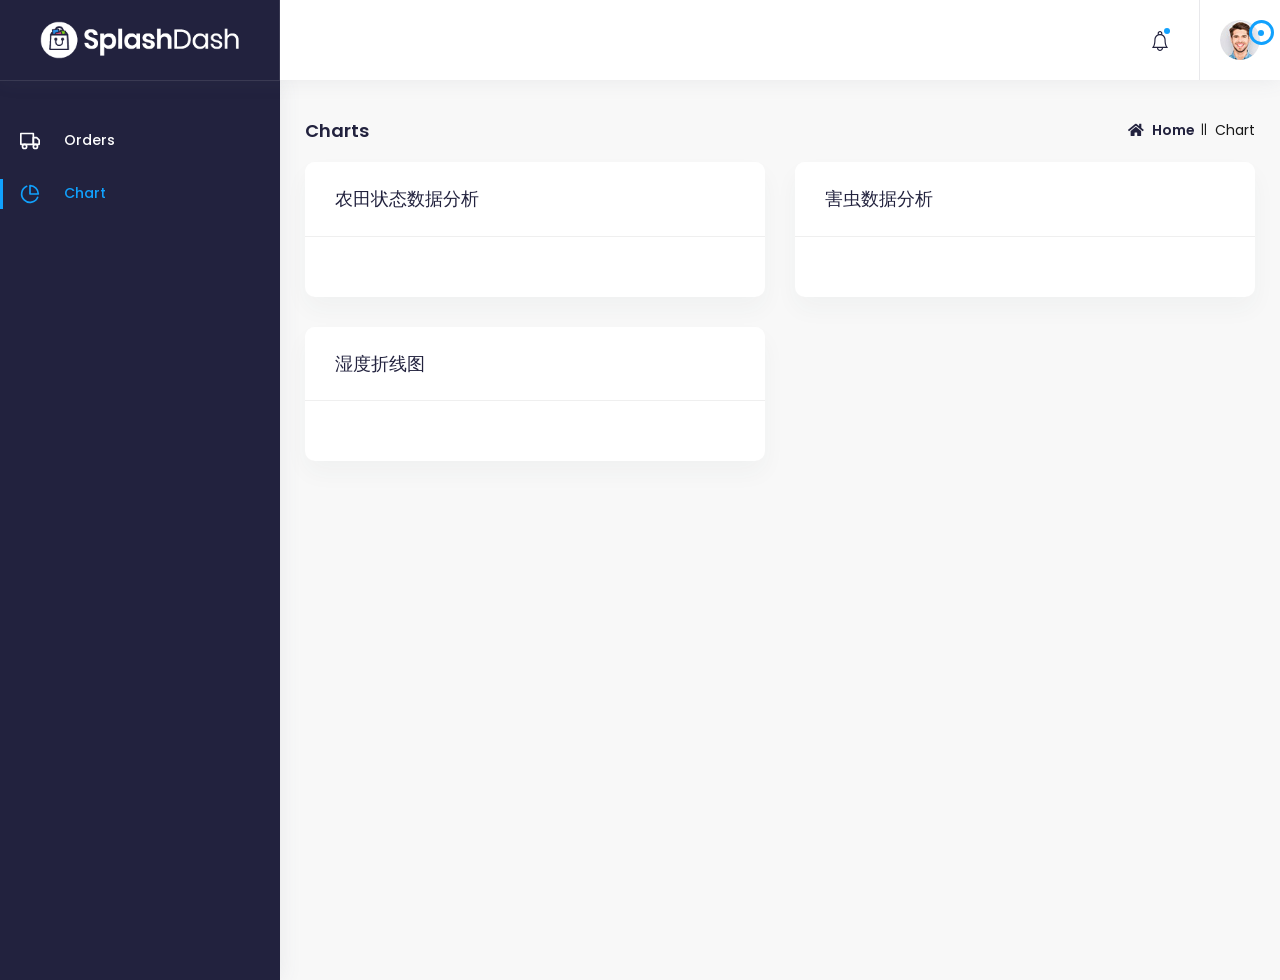
<file: web/chart.html>
<!DOCTYPE html>
<!--[if IE 8]>
<html lang="en" class="ie8 no-js"> <![endif]-->
<!--[if IE 9]>
<html lang="en" class="ie9 no-js"> <![endif]-->
<!--[if !IE]><!-->
<html lang="zxx">
<!--<![endif]-->
<!-- Begin Head -->

<head>
    <title>SplashDash</title>
    <meta charset="utf-8">
    <meta content="width=device-width, initial-scale=1.0" name="viewport">
    <meta name="description" content="">
    <meta name="keywords" content="">
    <meta name="author" content="">
    <meta name="MobileOptimized" content="320">
    <!--Start Style -->
    <link rel="stylesheet" type="text/css" href="static/css/fonts.css">
    <link rel="stylesheet" type="text/css" href="static/css/bootstrap.min.css">
    <link rel="stylesheet" type="text/css" href="static/css/font-awesome.min.css">
    <link rel="stylesheet" type="text/css" href="static/css/icofont.min.css">
    <link rel="stylesheet" type="text/css" href="static/css/style.css">
    <link rel="stylesheet" id="theme-change" type="text/css" href="">
</head>

<body>
<div class="loader">
    <div class="spinner">
        <img src="static/picture/loader.gif" alt="">
    </div>
</div>
<!-- Main Body -->
<div class="page-wrapper">
    <!-- Header Start -->
    <header class="header-wrapper main-header">
        <div class="header-inner-wrapper">
            <div class="logo-wrapper">
                <a href="" class="admin-logo">
                    <img src="static/picture/logo.png" alt="">
                </a>
            </div>
            <div class="header-right">
                <!--TODO:左边删掉了-->
                <div class="header-left">
                </div>
                <div class="header-controls">
                    <div class="notification-wrapper header-links">
                        <a href="javascript:void(0);" class="notification-info">
                                <span class="header-icon">
                                    <svg enable-background="new 0 0 512 512" viewbox="0 0 512 512"
                                         xmlns="http://www.w3.org/2000/svg"><path
                                            d="m450.201 407.453c-1.505-.977-12.832-8.912-24.174-32.917-20.829-44.082-25.201-106.18-25.201-150.511 0-.193-.004-.384-.011-.576-.227-58.589-35.31-109.095-85.514-131.756v-34.657c0-31.45-25.544-57.036-56.942-57.036h-4.719c-31.398 0-56.942 25.586-56.942 57.036v34.655c-50.372 22.734-85.525 73.498-85.525 132.334 0 44.331-4.372 106.428-25.201 150.511-11.341 24.004-22.668 31.939-24.174 32.917-6.342 2.935-9.469 9.715-8.01 16.586 1.473 6.939 7.959 11.723 15.042 11.723h109.947c.614 42.141 35.008 76.238 77.223 76.238s76.609-34.097 77.223-76.238h109.947c7.082 0 13.569-4.784 15.042-11.723 1.457-6.871-1.669-13.652-8.011-16.586zm-223.502-350.417c0-14.881 12.086-26.987 26.942-26.987h4.719c14.856 0 26.942 12.106 26.942 26.987v24.917c-9.468-1.957-19.269-2.987-29.306-2.987-10.034 0-19.832 1.029-29.296 2.984v-24.914zm29.301 424.915c-25.673 0-46.614-20.617-47.223-46.188h94.445c-.608 25.57-21.549 46.188-47.222 46.188zm60.4-76.239c-.003 0-213.385 0-213.385 0 2.595-4.044 5.236-8.623 7.861-13.798 20.104-39.643 30.298-96.129 30.298-167.889 0-63.417 51.509-115.01 114.821-115.01s114.821 51.593 114.821 115.06c0 .185.003.369.01.553.057 71.472 10.25 127.755 30.298 167.286 2.625 5.176 5.267 9.754 7.861 13.798z"></path></svg>
                                </span>
                            <span class="count-notification"></span>
                        </a>
                        <div class="recent-notification">
                            <div class="drop-down-header">
                                <h4>All Notification</h4>
                                <p>You have 6 new notifications</p>
                            </div>
                            <ul>
                                <li>
                                    <a href="javascript:void(0);">
                                        <h5><i class="fas fa-exclamation-circle mr-2"></i>Storage Full</h5>
                                        <p>Lorem ipsum dolor sit amet, consectetuer.</p>
                                    </a>
                                </li>
                                <li>
                                    <a href="javascript:void(0);">
                                        <h5><i class="far fa-envelope mr-2"></i>New Membership</h5>
                                        <p>Lorem ipsum dolor sit amet, consectetuer.</p>
                                    </a>
                                </li>
                            </ul>
                            <div class="drop-down-footer">
                                <a href="javascript:void(0);" class="btn sm-btn">
                                    View All
                                </a>
                            </div>
                        </div>
                    </div>
                    <div class="user-info-wrapper header-links">
                        <a href="javascript:void(0);" class="user-info">
                            <img src="static/picture/user.jpg" alt="" class="user-img">
                            <div class="blink-animation">
                                <span class="blink-circle"></span>
                                <span class="main-circle"></span>
                            </div>
                        </a>
                        <div class="user-info-box">
                            <div class="drop-down-header">
                                <h4>管理员</h4>
                                <p>农田管理员</p>
                            </div>
                            <ul>
                                <li>
                                    <a href="login.html">
                                        <i class="fas fa-sign-out-alt"></i> 登出
                                    </a>
                                </li>
                            </ul>
                        </div>
                    </div>
                </div>
            </div>
        </div>
    </header>
    <!-- Sidebar Start -->
    <aside class="sidebar-wrapper">
        <div class="side-menu-wrap">
            <ul class="main-menu">
                <li>
                    <a href="orders.html">
                            <span class="icon-menu feather-icon">
                                <svg xmlns="http://www.w3.org/2000/svg" viewbox="0 0 24 24" fill="none"
                                     stroke="currentColor" stroke-width="2" stroke-linecap="round"
                                     stroke-linejoin="round" class="feather feather-truck"><rect x="1" y="3" width="15"
                                                                                                 height="13"></rect><polygon
                                        points="16 8 20 8 23 11 23 16 16 16 16 8"></polygon><circle cx="5.5" cy="18.5"
                                                                                                    r="2.5"></circle><circle
                                        cx="18.5" cy="18.5" r="2.5"></circle></svg>
                            </span>
                        <span class="menu-text">
                                Orders
                            </span>
                    </a>
                </li>
                <li>
                    <a href="chart.html">
                            <span class="icon-menu feather-icon">
                                <svg xmlns="http://www.w3.org/2000/svg" viewbox="0 0 24 24" fill="none"
                                     stroke="currentColor" stroke-width="2" stroke-linecap="round"
                                     stroke-linejoin="round" class="feather feather-pie-chart"><path
                                        d="M21.21 15.89A10 10 0 1 1 8 2.83"></path><path
                                        d="M22 12A10 10 0 0 0 12 2v10z"></path></svg>
                            </span>
                        <span class="menu-text">
                                Chart
                            </span>
                    </a>
                </li>

            </ul>
        </div>
    </aside>
    <!-- Container Start -->
    <div class="page-wrapper">
       <div class="main-content">
                <!-- Page Title Start -->
                <div class="row">
                    <div class="colxl-12 col-lg-12 col-md-12 col-sm-12 col-12">
                        <div class="page-title-wrapper">
                            <div class="page-title-box">
                                <h4 class="page-title bold">Charts</h4>
                            </div>
                            <div class="breadcrumb-list">
                                <ul>
                                    <li class="breadcrumb-link">
                                        <a href="javascript:void(0);"><i class="fas fa-home mr-2"></i>Home</a>
                                    </li>
                                    <li class="breadcrumb-link active">Chart</li>
                                </ul>
                            </div>
                        </div>
                    </div>
                </div>
                <!-- Chart Start -->
                <div class="row">
                    <div class="col-xl-6 col-lg-6 col-md-12 col-sm-12 col-12">
                        <!-- Basic Area Chart -->
                        <div class="card chart-card">
                            <div class="card-header">
                                <h4>农田状态数据分析</h4>
                            </div>
                            <div class="card-body">
                                <div class="chart-holder">
                                    <div id="chartA"></div>
                                </div>
                            </div>
                        </div>
                    </div>
                    <div class="col-xl-6 col-lg-6 col-md-12 col-sm-12 col-12">
                        <!-- Area Spaline Chart -->
                        <div class="card chart-card">
                            <div class="card-header">
                                <h4>害虫数据分析</h4>
                            </div>
                            <div class="card-body">
                                <div class="chart-holder">
                                    <div id="chartB"></div>
                                </div>
                            </div>
                        </div>
                    </div>
                </div>
                <div class="row">
<!--                    TODO:温湿度表-->
                    <div class="col-xl-6 col-lg-6 col-md-12 col-sm-12 col-12">
                        <div class="card chart-card">
                            <div class="card-header">
                                <h4>湿度折线图</h4>
                            </div>
                            <div class="card-body">
                                <div class="chart-holder">
                                    <div id="chartT"></div>
                                </div>
                            </div>
                        </div>
                    </div>
                </div>
            </div>
    </div>
</div>


<!-- Slide Setting Box -->
<div class="slide-setting-box">
    <div class="slide-setting-holder">
        <div class="setting-box-head">
            <h4>General Settings</h4>
            <a href="javascript:void(0);" class="close-btn">Close</a>
        </div>
        <div class="setting-box-body">
            <div class="p-4">
                <div class="switch-settings">
                    <div class="d-flex mb-3">
                        <span class="mr-auto fs-15">Notifications</span>
                        <div class="checkbox checkbox-toggle">
                            <input id="checkbox55" type="checkbox">
                            <label for="checkbox55"></label>
                        </div>
                    </div>
                    <div class="d-flex mb-3">
                        <span class="mr-auto fs-15">Show your emails</span>
                        <div class="checkbox checkbox-toggle">
                            <input id="checkbox56" type="checkbox">
                            <label for="checkbox56"></label>
                        </div>
                    </div>
                    <div class="d-flex mb-3">
                        <span class="mr-auto fs-15">Show Task statistics</span>
                        <div class="checkbox checkbox-toggle">
                            <input id="checkbox57" type="checkbox">
                            <label for="checkbox57"></label>
                        </div>
                    </div>
                    <div class="d-flex mb-3">
                        <span class="mr-auto fs-15">Show recent activity</span>
                        <div class="checkbox checkbox-toggle">
                            <input id="checkbox58" type="checkbox">
                            <label for="checkbox58"></label>
                        </div>
                    </div>
                    <div class="d-flex mb-3">
                        <span class="mr-auto fs-15">System Logs</span>
                        <div class="checkbox checkbox-toggle">
                            <input id="checkbox59" type="checkbox">
                            <label for="checkbox59"></label>
                        </div>
                    </div>
                    <div class="d-flex mb-3">
                        <span class="mr-auto fs-15">Error Reporting</span>
                        <div class="checkbox checkbox-toggle">
                            <input id="checkbox60" type="checkbox">
                            <label for="checkbox60"></label>
                        </div>
                    </div>
                    <div class="d-flex mb-3">
                        <span class="mr-auto fs-15">Show your status to all</span>
                        <div class="checkbox checkbox-toggle">
                            <input id="checkbox61" type="checkbox">
                            <label for="checkbox61"></label>
                        </div>
                    </div>
                    <div class="d-flex">
                        <span class="mr-auto fs-15">Keep up to date</span>
                        <div class="checkbox checkbox-toggle">
                            <input id="checkbox62" type="checkbox">
                            <label for="checkbox62"></label>
                        </div>
                    </div>
                </div>
            </div>
        </div>
        <div class="p-3 border-top border-bottom">
            <h5 class="border-bottom-0 mb-0">Overview</h5>
        </div>
        <div class="p-4">
            <div class="progress-wrapper">
                <div class="mb-3">
                    <p class="mb-2">Achieves<span class="float-right text-muted font-weight-normal">95%</span></p>
                    <div class="progress h-1">
                        <div class="progress-bar bg-primary col-3" role="progressbar" aria-valuenow="25"
                             aria-valuemin="0" aria-valuemax="100"></div>
                    </div>
                </div>
            </div>
            <div class="progress-wrapper pt-2">
                <div class="mb-3">
                    <p class="mb-2">Projects<span class="float-right text-muted font-weight-normal">65%</span></p>
                    <div class="progress">
                        <div class="progress-bar bg-secondary col-3" role="progressbar" aria-valuenow="25"
                             aria-valuemin="0" aria-valuemax="100"></div>
                    </div>
                </div>
            </div>
            <div class="progress-wrapper pt-2">
                <div class="mb-3">
                    <p class="mb-2">Earnings<span class="float-right text-muted font-weight-normal">55%</span></p>
                    <div class="progress">
                        <div class="progress-bar bg-success col-8" role="progressbar" aria-valuenow="25"
                             aria-valuemin="0" aria-valuemax="100"></div>
                    </div>
                </div>
            </div>
            <div class="progress-wrapper pt-2">
                <div class="mb-3">
                    <p class="mb-2">Balance<span class="float-right text-muted font-weight-normal">50%</span></p>
                    <div class="progress h-1">
                        <div class="progress-bar bg-warning w-50 " role="progressbar"></div>
                    </div>
                </div>
            </div>
            <div class="progress-wrapper pt-2">
                <div class="mb-3">
                    <p class="mb-2">Total Profits<span class="float-right text-muted font-weight-normal">80%</span></p>
                    <div class="progress">
                        <div class="progress-bar bg-info col-6" role="progressbar" aria-valuenow="25" aria-valuemin="0"
                             aria-valuemax="100"></div>
                    </div>
                </div>
            </div>
            <div class="progress-wrapper pt-2">
                <div class="mb-3">
                    <p class="mb-2">Total Likes<span class="float-right text-muted font-weight-normal">75%</span></p>
                    <div class="progress h-1">
                        <div class="progress-bar bg-teal w-75" role="progressbar"></div>
                    </div>
                </div>
            </div>
        </div>
    </div>
</div>

<!-- Script Start -->
<script src="static/js/jquery.min.js"></script>
<script src="static/js/popper.min.js"></script>
<script src="static/js/bootstrap.min.js"></script>
<script src="static/js/swiper.min.js"></script>
<script src="static/js/apexcharts.min.js"></script>
<script src="static/js/control-chart-apexcharts.js"></script>
<!-- Page Specific -->
<script src="static/js/nice-select.min.js"></script>
<!-- Custom Script -->
<script src="static/js/custom.js"></script>
</body>

</html>
</file>
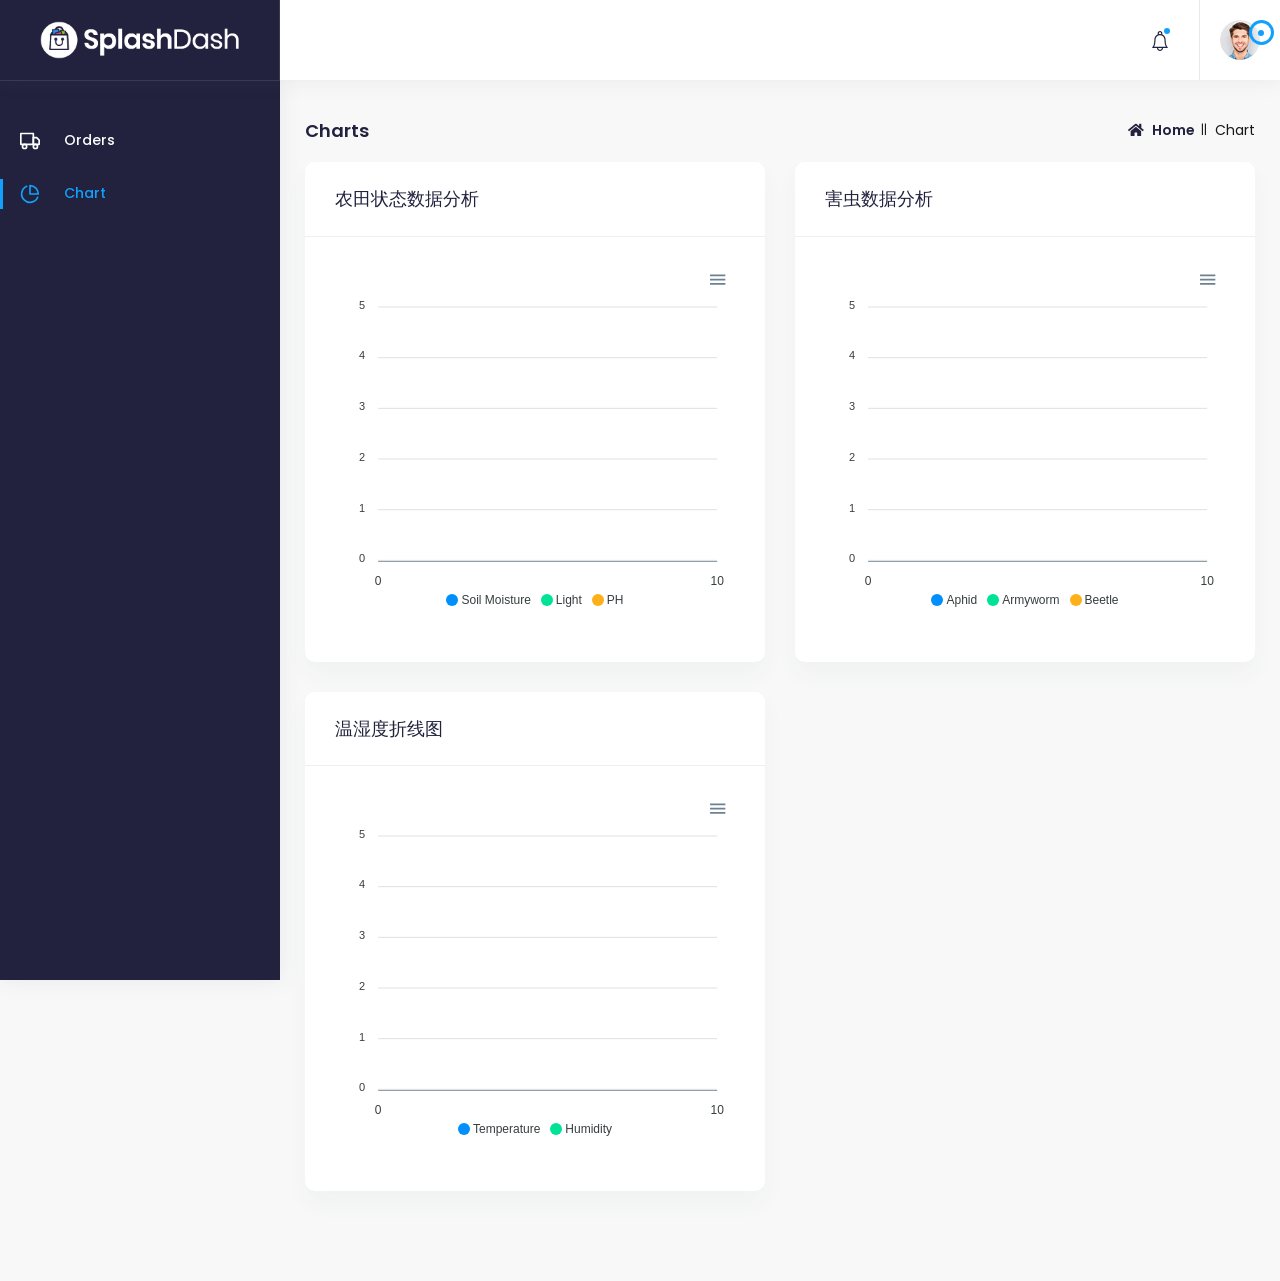
<file: web/templates/chart.html>
<!DOCTYPE html>
<!--[if IE 8]>
<html lang="en" class="ie8 no-js"> <![endif]-->
<!--[if IE 9]>
<html lang="en" class="ie9 no-js"> <![endif]-->
<!--[if !IE]><!-->
<html lang="zxx">
<!--<![endif]-->
<!-- Begin Head -->

<head>
    <title>SplashDash</title>
    <meta charset="utf-8">
    <meta content="width=device-width, initial-scale=1.0" name="viewport">
    <meta name="description" content="">
    <meta name="keywords" content="">
    <meta name="author" content="">
    <meta name="MobileOptimized" content="320">
    <!--Start Style -->
    <link rel="stylesheet" type="text/css" href="../static/css/fonts.css">
    <link rel="stylesheet" type="text/css" href="../static/css/bootstrap.min.css">
    <link rel="stylesheet" type="text/css" href="../static/css/font-awesome.min.css">
    <link rel="stylesheet" type="text/css" href="../static/css/icofont.min.css">
    <link rel="stylesheet" type="text/css" href="../static/css/style.css">
    <link rel="stylesheet" id="theme-change" type="text/css" href="">
</head>

<body>
<div class="loader">
    <div class="spinner">
        <img src="../static/picture/loader.gif" alt="">
    </div>
</div>
<!-- Main Body -->
<div class="page-wrapper">
    <!-- Header Start -->
    <header class="header-wrapper main-header">
        <div class="header-inner-wrapper">
            <div class="logo-wrapper">
                <a href="" class="admin-logo">
                    <img src="../static/picture/logo.png" alt="">
                </a>
            </div>
            <div class="header-right">
                <!--TODO:左边删掉了-->
                <div class="header-left">
                </div>
                <div class="header-controls">
                    <div class="notification-wrapper header-links">
                        <a href="javascript:void(0);" class="notification-info">
                                <span class="header-icon">
                                    <svg enable-background="new 0 0 512 512" viewbox="0 0 512 512"
                                         xmlns="http://www.w3.org/2000/svg"><path
                                            d="m450.201 407.453c-1.505-.977-12.832-8.912-24.174-32.917-20.829-44.082-25.201-106.18-25.201-150.511 0-.193-.004-.384-.011-.576-.227-58.589-35.31-109.095-85.514-131.756v-34.657c0-31.45-25.544-57.036-56.942-57.036h-4.719c-31.398 0-56.942 25.586-56.942 57.036v34.655c-50.372 22.734-85.525 73.498-85.525 132.334 0 44.331-4.372 106.428-25.201 150.511-11.341 24.004-22.668 31.939-24.174 32.917-6.342 2.935-9.469 9.715-8.01 16.586 1.473 6.939 7.959 11.723 15.042 11.723h109.947c.614 42.141 35.008 76.238 77.223 76.238s76.609-34.097 77.223-76.238h109.947c7.082 0 13.569-4.784 15.042-11.723 1.457-6.871-1.669-13.652-8.011-16.586zm-223.502-350.417c0-14.881 12.086-26.987 26.942-26.987h4.719c14.856 0 26.942 12.106 26.942 26.987v24.917c-9.468-1.957-19.269-2.987-29.306-2.987-10.034 0-19.832 1.029-29.296 2.984v-24.914zm29.301 424.915c-25.673 0-46.614-20.617-47.223-46.188h94.445c-.608 25.57-21.549 46.188-47.222 46.188zm60.4-76.239c-.003 0-213.385 0-213.385 0 2.595-4.044 5.236-8.623 7.861-13.798 20.104-39.643 30.298-96.129 30.298-167.889 0-63.417 51.509-115.01 114.821-115.01s114.821 51.593 114.821 115.06c0 .185.003.369.01.553.057 71.472 10.25 127.755 30.298 167.286 2.625 5.176 5.267 9.754 7.861 13.798z"></path></svg>
                                </span>
                            <span class="count-notification"></span>
                        </a>
                        <div class="recent-notification">
                            <div class="drop-down-header">
                                <h4>All Notification</h4>
                                <p>You have 6 new notifications</p>
                            </div>
                            <ul>
                                <li>
                                    <a href="javascript:void(0);">
                                        <h5><i class="fas fa-exclamation-circle mr-2"></i>Storage Full</h5>
                                        <p>Lorem ipsum dolor sit amet, consectetuer.</p>
                                    </a>
                                </li>
                                <li>
                                    <a href="javascript:void(0);">
                                        <h5><i class="far fa-envelope mr-2"></i>New Membership</h5>
                                        <p>Lorem ipsum dolor sit amet, consectetuer.</p>
                                    </a>
                                </li>
                            </ul>
                            <div class="drop-down-footer">
                                <a href="javascript:void(0);" class="btn sm-btn">
                                    View All
                                </a>
                            </div>
                        </div>
                    </div>
                    <div class="user-info-wrapper header-links">
                        <a href="javascript:void(0);" class="user-info">
                            <img src="../static/picture/user.jpg" alt="" class="user-img">
                            <div class="blink-animation">
                                <span class="blink-circle"></span>
                                <span class="main-circle"></span>
                            </div>
                        </a>
                        <div class="user-info-box">
                            <div class="drop-down-header">
                                <h4>管理员</h4>
                                <p>农田管理员</p>
                            </div>
                            <ul>
                                <li>
                                    <a href="login.html">
                                        <i class="fas fa-sign-out-alt"></i> 登出
                                    </a>
                                </li>
                            </ul>
                        </div>
                    </div>
                </div>
            </div>
        </div>
    </header>
    <!-- Sidebar Start -->
    <aside class="sidebar-wrapper">
        <div class="side-menu-wrap">
            <ul class="main-menu">
                <li>
                    <a href="orders.html">
                            <span class="icon-menu feather-icon">
                                <svg xmlns="http://www.w3.org/2000/svg" viewbox="0 0 24 24" fill="none"
                                     stroke="currentColor" stroke-width="2" stroke-linecap="round"
                                     stroke-linejoin="round" class="feather feather-truck"><rect x="1" y="3" width="15"
                                                                                                 height="13"></rect><polygon
                                        points="16 8 20 8 23 11 23 16 16 16 16 8"></polygon><circle cx="5.5" cy="18.5"
                                                                                                    r="2.5"></circle><circle
                                        cx="18.5" cy="18.5" r="2.5"></circle></svg>
                            </span>
                        <span class="menu-text">
                                Orders
                            </span>
                    </a>
                </li>
                <li>
                    <a href="chart.html">
                            <span class="icon-menu feather-icon">
                                <svg xmlns="http://www.w3.org/2000/svg" viewbox="0 0 24 24" fill="none"
                                     stroke="currentColor" stroke-width="2" stroke-linecap="round"
                                     stroke-linejoin="round" class="feather feather-pie-chart"><path
                                        d="M21.21 15.89A10 10 0 1 1 8 2.83"></path><path
                                        d="M22 12A10 10 0 0 0 12 2v10z"></path></svg>
                            </span>
                        <span class="menu-text">
                                Chart
                            </span>
                    </a>
                </li>

            </ul>
        </div>
    </aside>
    <!-- Container Start -->
    <div class="page-wrapper">
       <div class="main-content">
                <!-- Page Title Start -->
                <div class="row">
                    <div class="colxl-12 col-lg-12 col-md-12 col-sm-12 col-12">
                        <div class="page-title-wrapper">
                            <div class="page-title-box">
                                <h4 class="page-title bold">Charts</h4>
                            </div>
                            <div class="breadcrumb-list">
                                <ul>
                                    <li class="breadcrumb-link">
                                        <a href="javascript:void(0);"><i class="fas fa-home mr-2"></i>Home</a>
                                    </li>
                                    <li class="breadcrumb-link active">Chart</li>
                                </ul>
                            </div>
                        </div>
                    </div>
                </div>
                <!-- Chart Start -->
                <div class="row">
                    <div class="col-xl-6 col-lg-6 col-md-12 col-sm-12 col-12">
                        <!-- Basic Area Chart -->
                        <div class="card chart-card">
                            <div class="card-header">
                                <h4>农田状态数据分析</h4>
                            </div>
                            <div class="card-body">
                                <div class="chart-holder">
                                    <div id="chartA"></div>
                                </div>
                            </div>
                        </div>
                    </div>
                    <div class="col-xl-6 col-lg-6 col-md-12 col-sm-12 col-12">
                        <!-- Area Spaline Chart -->
                        <div class="card chart-card">
                            <div class="card-header">
                                <h4>害虫数据分析</h4>
                            </div>
                            <div class="card-body">
                                <div class="chart-holder">
                                    <div id="chartB"></div>
                                </div>
                            </div>
                        </div>
                    </div>
                </div>
                <div class="row">
<!--                    TODO:温湿度表-->
                    <div class="col-xl-6 col-lg-6 col-md-12 col-sm-12 col-12">
                        <div class="card chart-card">
                            <div class="card-header">
                                <h4>温湿度折线图</h4>
                            </div>
                            <div class="card-body">
                                <div class="chart-holder">
                                    <div id="chartT"></div>
                                </div>
                            </div>
                        </div>
                    </div>
                </div>
            </div>
    </div>
</div>


<!-- Slide Setting Box -->
<div class="slide-setting-box">
    <div class="slide-setting-holder">
        <div class="setting-box-head">
            <h4>General Settings</h4>
            <a href="javascript:void(0);" class="close-btn">Close</a>
        </div>
        <div class="setting-box-body">
            <div class="p-4">
                <div class="switch-settings">
                    <div class="d-flex mb-3">
                        <span class="mr-auto fs-15">Notifications</span>
                        <div class="checkbox checkbox-toggle">
                            <input id="checkbox55" type="checkbox">
                            <label for="checkbox55"></label>
                        </div>
                    </div>
                    <div class="d-flex mb-3">
                        <span class="mr-auto fs-15">Show your emails</span>
                        <div class="checkbox checkbox-toggle">
                            <input id="checkbox56" type="checkbox">
                            <label for="checkbox56"></label>
                        </div>
                    </div>
                    <div class="d-flex mb-3">
                        <span class="mr-auto fs-15">Show Task statistics</span>
                        <div class="checkbox checkbox-toggle">
                            <input id="checkbox57" type="checkbox">
                            <label for="checkbox57"></label>
                        </div>
                    </div>
                    <div class="d-flex mb-3">
                        <span class="mr-auto fs-15">Show recent activity</span>
                        <div class="checkbox checkbox-toggle">
                            <input id="checkbox58" type="checkbox">
                            <label for="checkbox58"></label>
                        </div>
                    </div>
                    <div class="d-flex mb-3">
                        <span class="mr-auto fs-15">System Logs</span>
                        <div class="checkbox checkbox-toggle">
                            <input id="checkbox59" type="checkbox">
                            <label for="checkbox59"></label>
                        </div>
                    </div>
                    <div class="d-flex mb-3">
                        <span class="mr-auto fs-15">Error Reporting</span>
                        <div class="checkbox checkbox-toggle">
                            <input id="checkbox60" type="checkbox">
                            <label for="checkbox60"></label>
                        </div>
                    </div>
                    <div class="d-flex mb-3">
                        <span class="mr-auto fs-15">Show your status to all</span>
                        <div class="checkbox checkbox-toggle">
                            <input id="checkbox61" type="checkbox">
                            <label for="checkbox61"></label>
                        </div>
                    </div>
                    <div class="d-flex">
                        <span class="mr-auto fs-15">Keep up to date</span>
                        <div class="checkbox checkbox-toggle">
                            <input id="checkbox62" type="checkbox">
                            <label for="checkbox62"></label>
                        </div>
                    </div>
                </div>
            </div>
        </div>
        <div class="p-3 border-top border-bottom">
            <h5 class="border-bottom-0 mb-0">Overview</h5>
        </div>
        <div class="p-4">
            <div class="progress-wrapper">
                <div class="mb-3">
                    <p class="mb-2">Achieves<span class="float-right text-muted font-weight-normal">95%</span></p>
                    <div class="progress h-1">
                        <div class="progress-bar bg-primary col-3" role="progressbar" aria-valuenow="25"
                             aria-valuemin="0" aria-valuemax="100"></div>
                    </div>
                </div>
            </div>
            <div class="progress-wrapper pt-2">
                <div class="mb-3">
                    <p class="mb-2">Projects<span class="float-right text-muted font-weight-normal">65%</span></p>
                    <div class="progress">
                        <div class="progress-bar bg-secondary col-3" role="progressbar" aria-valuenow="25"
                             aria-valuemin="0" aria-valuemax="100"></div>
                    </div>
                </div>
            </div>
            <div class="progress-wrapper pt-2">
                <div class="mb-3">
                    <p class="mb-2">Earnings<span class="float-right text-muted font-weight-normal">55%</span></p>
                    <div class="progress">
                        <div class="progress-bar bg-success col-8" role="progressbar" aria-valuenow="25"
                             aria-valuemin="0" aria-valuemax="100"></div>
                    </div>
                </div>
            </div>
            <div class="progress-wrapper pt-2">
                <div class="mb-3">
                    <p class="mb-2">Balance<span class="float-right text-muted font-weight-normal">50%</span></p>
                    <div class="progress h-1">
                        <div class="progress-bar bg-warning w-50 " role="progressbar"></div>
                    </div>
                </div>
            </div>
            <div class="progress-wrapper pt-2">
                <div class="mb-3">
                    <p class="mb-2">Total Profits<span class="float-right text-muted font-weight-normal">80%</span></p>
                    <div class="progress">
                        <div class="progress-bar bg-info col-6" role="progressbar" aria-valuenow="25" aria-valuemin="0"
                             aria-valuemax="100"></div>
                    </div>
                </div>
            </div>
            <div class="progress-wrapper pt-2">
                <div class="mb-3">
                    <p class="mb-2">Total Likes<span class="float-right text-muted font-weight-normal">75%</span></p>
                    <div class="progress h-1">
                        <div class="progress-bar bg-teal w-75" role="progressbar"></div>
                    </div>
                </div>
            </div>
        </div>
    </div>
</div>

<!-- Script Start -->
<script src="../static/js/jquery.min.js"></script>
<script src="../static/js/popper.min.js"></script>
<script src="../static/js/bootstrap.min.js"></script>
<script src="../static/js/swiper.min.js"></script>
<script src="../static/js/apexcharts.min.js"></script>
<script src="../static/js/control-chart-apexcharts.js"></script>
<!-- Page Specific -->
<script src="../static/js/nice-select.min.js"></script>
<!-- Custom Script -->
<script src="../static/js/custom.js"></script>
<!--TODO:加载温湿度数据(模拟)-->
<script>
var tempData = []
var humData = []
var timeData = []
var options = {
    chart: {
        type: 'line',
        height: 350
    },

    series: [
        {
            name: "Temperature",
            data: tempData
        },
        {
            name: "Humidity",
            data: humData
        }
    ],

    xaxis: {
        categories: timeData
    },

    stroke: {
        curve: 'smooth'
    }
}
var chart = new ApexCharts(
    document.querySelector("#chartT"),
    options
)

chart.render()

</script>
<script>

setInterval(function(){

fetch("/chart")
.then(res => res.json())
.then(data => {

    var now = new Date().toLocaleTimeString()

    tempData.push(data.temperature)
    humData.push(data.humidity)
    timeData.push(now)

    if(tempData.length > 20){
        tempData.shift()
        humData.shift()
        timeData.shift()
    }

    chart.updateOptions({
        xaxis: {
            categories: timeData
        }
    })

    chart.updateSeries([
        {
            name:"Temperature",
            data: tempData
        },
        {
            name:"Humidity",
            data: humData
        }
    ])

})

},2000)

</script>
<!--TODO:加载温湿度数据(模拟)-->

<!--TODO:加载农田和害虫分析图-->
<script>

var farmChart = new ApexCharts(
document.querySelector("#chartA"),
{
    chart:{
        type:"area",
        height:350
    },
    series:[
        { name:"Soil Moisture", data:[] },
        { name:"Light", data:[] },
        { name:"PH", data:[] }
    ],
    xaxis:{
        categories:[]
    },
    stroke:{
        curve:'smooth'
    }
})

farmChart.render()

</script>
<script>

var pestChart = new ApexCharts(
document.querySelector("#chartB"),
{
    chart:{
        type:"area",
        height:350
    },
    series:[
        { name:"Aphid", data:[] },
        { name:"Armyworm", data:[] },
        { name:"Beetle", data:[] }
    ],
    xaxis:{
        categories:[]
    },
    stroke:{
        curve:'smooth'
    }
})

pestChart.render()

</script>
<!--AJAX-->
<script>

var timeData = []
var soilData=[]
var lightData=[]
var phData=[]

var aphidData=[]
var armywormData=[]
var beetleData=[]


setInterval(function(){

var now = new Date().toLocaleTimeString()
timeData.push(now)

if(timeData.length>20){
    timeData.shift()
    soilData.shift()
    lightData.shift()
    phData.shift()

    aphidData.shift()
    armywormData.shift()
    beetleData.shift()
}


// 农田数据
fetch("/farm")
.then(res=>res.json())
.then(data=>{

soilData.push(data.soil)
lightData.push(data.light)
phData.push(data.ph)

farmChart.updateOptions({
    xaxis:{categories:timeData}
})

farmChart.updateSeries([
    {name:"Soil Moisture",data:soilData},
    {name:"Light",data:lightData},
    {name:"PH",data:phData}
])

})


// 害虫数据
fetch("/pest")
.then(res=>res.json())
.then(data=>{

aphidData.push(data.aphid)
armywormData.push(data.armyworm)
beetleData.push(data.beetle)

pestChart.updateOptions({
    xaxis:{categories:timeData}
})

pestChart.updateSeries([
    {name:"Aphid",data:aphidData},
    {name:"Armyworm",data:armywormData},
    {name:"Beetle",data:beetleData}
])

})

},3000)

</script>
<!--TODO:加载农田和害虫分析图-->
</body>

</html>
</file>
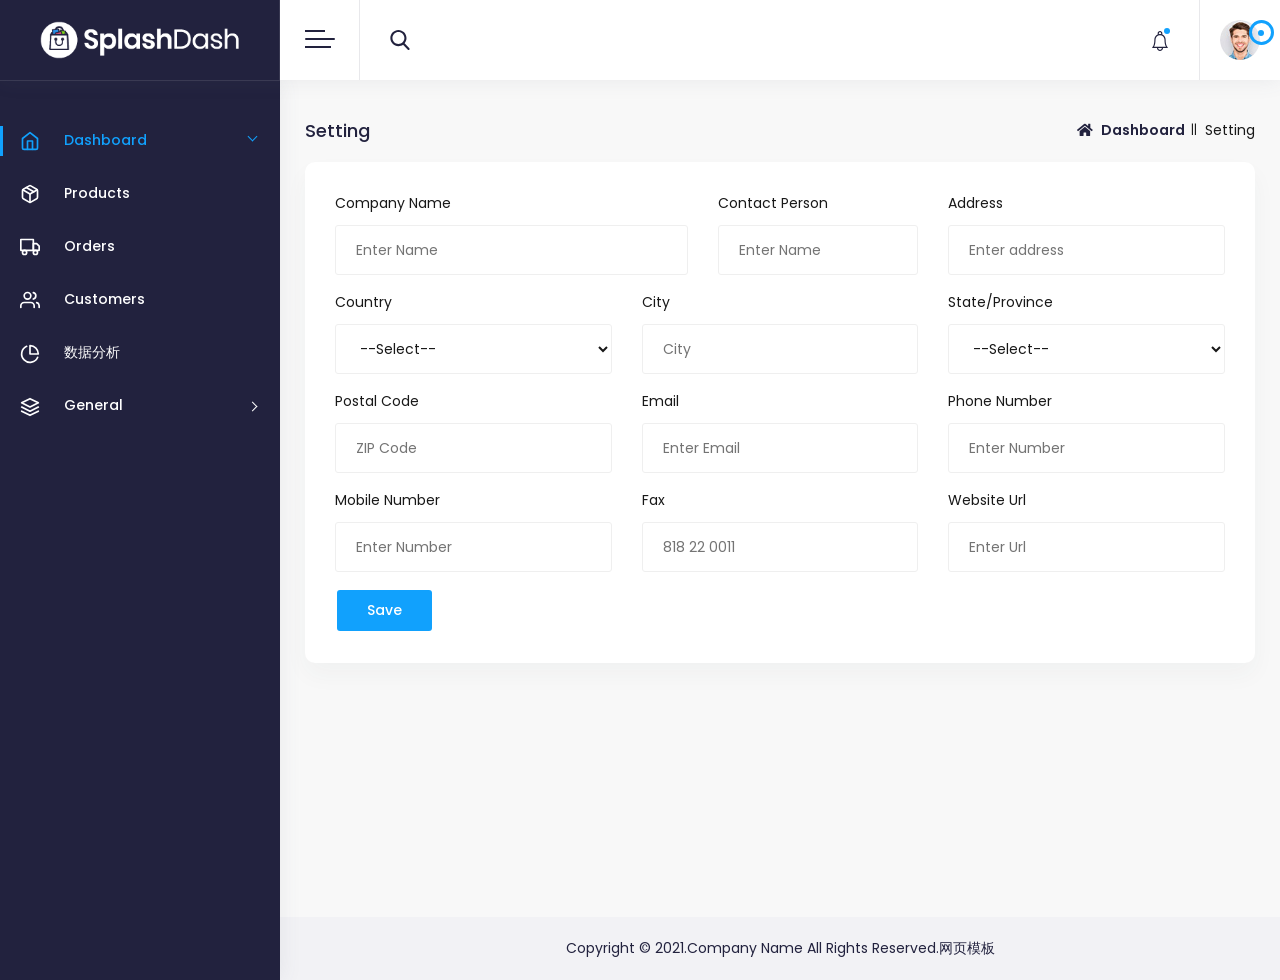
<file: web/templates/setting.html>
<!DOCTYPE html>
<!--[if IE 8]>
<html lang="en" class="ie8 no-js"> <![endif]-->
<!--[if IE 9]>
<html lang="en" class="ie9 no-js"> <![endif]-->
<!--[if !IE]><!-->
<html lang="zxx">
<!--<![endif]-->
<!-- Begin Head -->

<head>
    <title>SplashDash</title>
    <meta charset="utf-8">
    <meta content="width=device-width, initial-scale=1.0" name="viewport">
    <meta name="description" content="">
    <meta name="keywords" content="">
    <meta name="author" content="">
    <meta name="MobileOptimized" content="320">
    <!--Start Style -->
    <link rel="stylesheet" type="text/css" href="../static/css/fonts.css">
    <link rel="stylesheet" type="text/css" href="../static/css/bootstrap.min.css">
    <link rel="stylesheet" type="text/css" href="../static/css/font-awesome.min.css">
    <link rel="stylesheet" type="text/css" href="../static/css/icofont.min.css">
    <link rel="stylesheet" type="text/css" href="../static/css/style.css">
    <link rel="stylesheet" id="theme-change" type="text/css" href="">
</head>

<body>
<div class="loader">
    <div class="spinner">
        <img src="../static/picture/loader.gif" alt="">
    </div>
</div>
<!-- Main Body -->
<div class="page-wrapper">
    <!-- Header Start -->
    <header class="header-wrapper main-header">
        <div class="header-inner-wrapper">
            <div class="logo-wrapper">
                <a href="" class="admin-logo">
                    <img src="../static/picture/logo.png" alt="">
                </a>
            </div>
            <div class="header-right">
                <div class="serch-wrapper">
                    <form>
                        <input type="text" placeholder="Search Here...">
                    </form>
                    <a class="search-close" href="javascript:void(0);"><span class="icofont-close-line"></span></a>
                </div>
                <div class="header-left">
                    <div class="header-links">
                        <a href="javascript:void(0);" class="toggle-btn">
                            <span></span>
                        </a>
                    </div>
                    <div class="header-links search-link">
                        <a class="search-toggle" href="javascript:void(0);">
                            <svg version="1.1" xmlns="http://www.w3.org/2000/svg"
                                 x="0px" y="0px" viewbox="0 0 56.966 56.966"
                                 style="enable-background:new 0 0 56.966 56.966;" xml:space="preserve">
                                    <path d="M55.146,51.887L41.588,37.786c3.486-4.144,5.396-9.358,5.396-14.786c0-12.682-10.318-23-23-23s-23,10.318-23,23
                                    s10.318,23,23,23c4.761,0,9.298-1.436,13.177-4.162l13.661,14.208c0.571,0.593,1.339,0.92,2.162,0.92
                                    c0.779,0,1.518-0.297,2.079-0.837C56.255,54.982,56.293,53.08,55.146,51.887z M23.984,6c9.374,0,17,7.626,17,17s-7.626,17-17,17
                                    s-17-7.626-17-17S14.61,6,23.984,6z"></path>
                                </svg>
                        </a>
                    </div>
                </div>
                <div class="header-controls">
                    <div class="notification-wrapper header-links">
                        <a href="javascript:void(0);" class="notification-info">
                                <span class="header-icon">
                                    <svg enable-background="new 0 0 512 512" viewbox="0 0 512 512"
                                         xmlns="http://www.w3.org/2000/svg"><path
                                            d="m450.201 407.453c-1.505-.977-12.832-8.912-24.174-32.917-20.829-44.082-25.201-106.18-25.201-150.511 0-.193-.004-.384-.011-.576-.227-58.589-35.31-109.095-85.514-131.756v-34.657c0-31.45-25.544-57.036-56.942-57.036h-4.719c-31.398 0-56.942 25.586-56.942 57.036v34.655c-50.372 22.734-85.525 73.498-85.525 132.334 0 44.331-4.372 106.428-25.201 150.511-11.341 24.004-22.668 31.939-24.174 32.917-6.342 2.935-9.469 9.715-8.01 16.586 1.473 6.939 7.959 11.723 15.042 11.723h109.947c.614 42.141 35.008 76.238 77.223 76.238s76.609-34.097 77.223-76.238h109.947c7.082 0 13.569-4.784 15.042-11.723 1.457-6.871-1.669-13.652-8.011-16.586zm-223.502-350.417c0-14.881 12.086-26.987 26.942-26.987h4.719c14.856 0 26.942 12.106 26.942 26.987v24.917c-9.468-1.957-19.269-2.987-29.306-2.987-10.034 0-19.832 1.029-29.296 2.984v-24.914zm29.301 424.915c-25.673 0-46.614-20.617-47.223-46.188h94.445c-.608 25.57-21.549 46.188-47.222 46.188zm60.4-76.239c-.003 0-213.385 0-213.385 0 2.595-4.044 5.236-8.623 7.861-13.798 20.104-39.643 30.298-96.129 30.298-167.889 0-63.417 51.509-115.01 114.821-115.01s114.821 51.593 114.821 115.06c0 .185.003.369.01.553.057 71.472 10.25 127.755 30.298 167.286 2.625 5.176 5.267 9.754 7.861 13.798z"></path></svg>
                                </span>
                            <span class="count-notification"></span>
                        </a>
                        <div class="recent-notification">
                            <div class="drop-down-header">
                                <h4>All Notification</h4>
                                <p>You have 6 new notifications</p>
                            </div>
                            <ul>
                                <li>
                                    <a href="javascript:void(0);">
                                        <h5><i class="fas fa-exclamation-circle mr-2"></i>Storage Full</h5>
                                        <p>Lorem ipsum dolor sit amet, consectetuer.</p>
                                    </a>
                                </li>
                                <li>
                                    <a href="javascript:void(0);">
                                        <h5><i class="far fa-envelope mr-2"></i>New Membership</h5>
                                        <p>Lorem ipsum dolor sit amet, consectetuer.</p>
                                    </a>
                                </li>
                            </ul>
                            <div class="drop-down-footer">
                                <a href="javascript:void(0);" class="btn sm-btn">
                                    View All
                                </a>
                            </div>
                        </div>
                    </div>
                    <div class="user-info-wrapper header-links">
                        <a href="javascript:void(0);" class="user-info">
                            <img src="../static/picture/user.jpg" alt="" class="user-img">
                            <div class="blink-animation">
                                <span class="blink-circle"></span>
                                <span class="main-circle"></span>
                            </div>
                        </a>
                        <div class="user-info-box">
                            <div class="drop-down-header">
                                <h4>{{ username }}</h4>
                                <p>农田管理员</p>
                            </div>
                            <ul>
                                <li>
                                    <a href="setting">
                                        <i class="fas fa-cog"></i> 设置
                                    </a>
                                </li>
                                <li>
                                    <a href="login.html">
                                        <i class="fas fa-sign-out-alt"></i> 登出
                                    </a>
                                </li>
                            </ul>
                        </div>
                    </div>
                </div>
            </div>
        </div>
    </header>
    <!-- Sidebar Start -->
    <aside class="sidebar-wrapper">
        <div class="side-menu-wrap">
            <ul class="main-menu">
                <li>
                    <a href="javascript:void(0);" class="active">
                            <span class="icon-menu feather-icon">
                                <svg xmlns="http://www.w3.org/2000/svg" viewbox="0 0 24 24" fill="none"
                                     stroke="currentColor" stroke-width="2" stroke-linecap="round"
                                     stroke-linejoin="round" class="feather feather-home"><path
                                        d="M3 9l9-7 9 7v11a2 2 0 0 1-2 2H5a2 2 0 0 1-2-2z"></path><polyline
                                        points="9 22 9 12 15 12 15 22"></polyline></svg>
                            </span>
                        <span class="menu-text">
                                Dashboard
                            </span>
                    </a>
                    <ul class="sub-menu">
                        <li>
                            <a href="">
                                    <span class="icon-dash">
                                    </span>
                                <span class="menu-text">
                                        Admin
                                    </span>
                            </a>
                        </li>
                        <li>
                            <a href="user.html">
                                    <span class="icon-dash">
                                    </span>
                                <span class="menu-text">
                                        User
                                    </span>
                            </a>
                        </li>
                    </ul>
                </li>

                <li>
                    <a href="all-product.html">
                            <span class="icon-menu feather-icon">
                                <svg xmlns="http://www.w3.org/2000/svg" viewbox="0 0 24 24" fill="none"
                                     stroke="currentColor" stroke-width="2" stroke-linecap="round"
                                     stroke-linejoin="round" class="feather feather-package"><line x1="16.5" y1="9.4"
                                                                                                   x2="7.5"
                                                                                                   y2="4.21"></line><path
                                        d="M21 16V8a2 2 0 0 0-1-1.73l-7-4a2 2 0 0 0-2 0l-7 4A2 2 0 0 0 3 8v8a2 2 0 0 0 1 1.73l7 4a2 2 0 0 0 2 0l7-4A2 2 0 0 0 21 16z"></path><polyline
                                        points="3.27 6.96 12 12.01 20.73 6.96"></polyline><line x1="12" y1="22.08"
                                                                                                x2="12" y2="12"></line></svg>
                            </span>
                        <span class="menu-text">
                                Products
                            </span>
                    </a>
                </li>
                <li>
                    <a href="orders.html">
                            <span class="icon-menu feather-icon">
                                <svg xmlns="http://www.w3.org/2000/svg" viewbox="0 0 24 24" fill="none"
                                     stroke="currentColor" stroke-width="2" stroke-linecap="round"
                                     stroke-linejoin="round" class="feather feather-truck"><rect x="1" y="3" width="15"
                                                                                                 height="13"></rect><polygon
                                        points="16 8 20 8 23 11 23 16 16 16 16 8"></polygon><circle cx="5.5" cy="18.5"
                                                                                                    r="2.5"></circle><circle
                                        cx="18.5" cy="18.5" r="2.5"></circle></svg>
                            </span>
                        <span class="menu-text">
                                Orders
                            </span>
                    </a>
                </li>
                <li>
                    <a href="customers.html">
                            <span class="icon-menu feather-icon">
                                <svg xmlns="http://www.w3.org/2000/svg" viewbox="0 0 24 24" fill="none"
                                     stroke="currentColor" stroke-width="2" stroke-linecap="round"
                                     stroke-linejoin="round" class="feather feather-users"><path
                                        d="M17 21v-2a4 4 0 0 0-4-4H5a4 4 0 0 0-4 4v2"></path><circle cx="9" cy="7"
                                                                                                     r="4"></circle><path
                                        d="M23 21v-2a4 4 0 0 0-3-3.87"></path><path
                                        d="M16 3.13a4 4 0 0 1 0 7.75"></path></svg>
                            </span>
                        <span class="menu-text">
                                Customers
                            </span>
                    </a>
                </li>
                <li>
                   <a href="/chart_page">
                            <span class="icon-menu feather-icon">
                                <svg xmlns="http://www.w3.org/2000/svg" viewbox="0 0 24 24" fill="none"
                                     stroke="currentColor" stroke-width="2" stroke-linecap="round"
                                     stroke-linejoin="round" class="feather feather-pie-chart"><path
                                        d="M21.21 15.89A10 10 0 1 1 8 2.83"></path><path
                                        d="M22 12A10 10 0 0 0 12 2v10z"></path></svg>
                            </span>
                        <span class="menu-text">
                                数据分析
                            </span>
                    </a>
                </li>

                <li class="active-li">
                    <a href="javascript:void(0);">
                            <span class="icon-menu feather-icon">
                                <svg xmlns="http://www.w3.org/2000/svg" viewbox="0 0 24 24" fill="none"
                                     stroke="currentColor" stroke-width="2" stroke-linecap="round"
                                     stroke-linejoin="round" class="feather feather-layers"><polygon
                                        points="12 2 2 7 12 12 22 7 12 2"></polygon><polyline
                                        points="2 17 12 22 22 17"></polyline><polyline
                                        points="2 12 12 17 22 12"></polyline></svg>
                            </span>
                        <span class="menu-text">
                                General
                            </span>
                    </a>
                    <ul class="sub-menu show-submenu">
                        <a href="shop.html">
                                    <span class="icon-dash">
                                    </span>
                            <span class="menu-text">
                                        Shop
                                    </span>
                        </a>

                    </ul>
                </li>

            </ul>
        </div>
    </aside>
    <!-- Container Start -->
    <div class="page-wrapper">
        <div class="main-content">
                <!-- Page Title Start -->
                <div class="row">
                    <div class="col xl-12 col-lg-12 col-md-12 col-sm-12 col-12">
                        <div class="page-title-wrapper">
                            <div class="page-title-box">
                                <h4 class="page-title">Setting</h4>
                            </div>
                            <div class="breadcrumb-list">
                                <ul>
                                    <li class="breadcrumb-link">
                                        <a href="javascript:void(0);"><i class="fas fa-home mr-2"></i>Dashboard</a>
                                    </li>
                                    <li class="breadcrumb-link active">Setting</li>
                                </ul>
                            </div>
                        </div>
                    </div>
                </div>
                <!-- Products view Start -->
				<div class="row">

                <div class="col-xl-12">
                  <form class="card">
                    <div class="card-body">
                      <div class="row">
                        <div class="col-md-5">
                          <div class="mb-3">
                            <label class="form-label">Company Name</label>
                            <input class="form-control" type="text" placeholder="Enter Name" data-bs-original-title="" title="">
                          </div>
                        </div>
                        <div class="col-sm-6 col-md-3">
                          <div class="mb-3">
                            <label class="form-label">Contact Person</label>
                            <input class="form-control" type="text" placeholder="Enter Name" data-bs-original-title="" title="">
                          </div>
                        </div>
                        <div class="col-sm-6 col-md-4">
                          <div class="mb-3">
                            <label class="form-label">Address</label>
                            <input class="form-control" type="text" placeholder="Enter address" data-bs-original-title="" title="">
                          </div>
                        </div>
                        <div class="col-sm-6 col-md-4">
                          <div class="mb-3">
                            <label class="form-label">Country</label>
                            <select class="form-control btn-square">
                              <option value="0">--Select--</option>
                              <option value="1">Germany</option>
                              <option value="2">Canada</option>
                              <option value="3">Usa</option>
                              <option value="4">Aus</option>
                            </select>
                          </div>
                        </div>

                        <div class="col-sm-6 col-md-4">
                          <div class="mb-3">
                            <label class="form-label">City</label>
                            <input class="form-control" type="text" placeholder="City" data-bs-original-title="" title="">
                          </div>
                        </div>
						<div class="col-sm-6 col-md-4">
                          <div class="mb-3">
                            <label class="form-label">State/Province</label>
                            <select class="form-control btn-square">
                              <option value="0">--Select--</option>
                              <option value="1">California</option>
                              <option value="2">Alaska</option>
                              <option value="3">Alabama</option>
                            </select>
                          </div>
                        </div>
                        <div class="col-sm-6 col-md-4">
                          <div class="mb-3">
                            <label class="form-label">Postal Code</label>
                            <input class="form-control" type="text" placeholder="ZIP Code" data-bs-original-title="" title="">
                          </div>
                        </div>
						<div class="col-sm-6 col-md-4">
                          <div class="mb-3">
                            <label class="form-label">Email</label>
                            <input class="form-control" type="email" placeholder="Enter Email" data-bs-original-title="" title="">
                          </div>
                        </div>
                        <div class="col-sm-6 col-md-4">
                          <div class="mb-3">
                            <label class="form-label">Phone Number</label>
                            <input class="form-control" type="text" placeholder="Enter Number" data-bs-original-title="" title="">
                          </div>
                        </div>
						<div class="col-sm-6 col-md-4">
                          <div class="mb-3">
                            <label class="form-label">Mobile Number</label>
                            <input class="form-control" type="text" placeholder="Enter Number" data-bs-original-title="" title="">
                          </div>
                        </div>
						<div class="col-sm-6 col-md-4">
                          <div class="mb-3">
                            <label class="form-label">Fax</label>
                            <input class="form-control" type="text" placeholder="818 22 0011" data-bs-original-title="" title="">
                          </div>
                        </div>
						<div class="col-sm-6 col-md-4">
                          <div class="mb-3">
                            <label class="form-label">Website Url</label>
                            <input class="form-control" type="text" placeholder="Enter Url" data-bs-original-title="" title="">
                          </div>
                        </div>
                      </div>
					  <button class="btn btn-primary squer-btn" type="submit" data-bs-original-title="" title="">save</button>
                    </div>
                  </form>
                </div>
              </div>
			  <div class="ad-footer-btm">
					<p>Copyright &copy; 2021.Company name All rights reserved.<a target="_blank" href="https://sc.chinaz.com/moban/">&#x7F51;&#x9875;&#x6A21;&#x677F;</a></p>
				</div>
            </div>
    </div>
</div>


<!-- Slide Setting Box -->
<div class="slide-setting-box">
    <div class="slide-setting-holder">
        <div class="setting-box-head">
            <h4>General Settings</h4>
            <a href="javascript:void(0);" class="close-btn">Close</a>
        </div>
        <div class="setting-box-body">
            <div class="p-4">
                <div class="switch-settings">
                    <div class="d-flex mb-3">
                        <span class="mr-auto fs-15">Notifications</span>
                        <div class="checkbox checkbox-toggle">
                            <input id="checkbox55" type="checkbox">
                            <label for="checkbox55"></label>
                        </div>
                    </div>
                    <div class="d-flex mb-3">
                        <span class="mr-auto fs-15">Show your emails</span>
                        <div class="checkbox checkbox-toggle">
                            <input id="checkbox56" type="checkbox">
                            <label for="checkbox56"></label>
                        </div>
                    </div>
                    <div class="d-flex mb-3">
                        <span class="mr-auto fs-15">Show Task statistics</span>
                        <div class="checkbox checkbox-toggle">
                            <input id="checkbox57" type="checkbox">
                            <label for="checkbox57"></label>
                        </div>
                    </div>
                    <div class="d-flex mb-3">
                        <span class="mr-auto fs-15">Show recent activity</span>
                        <div class="checkbox checkbox-toggle">
                            <input id="checkbox58" type="checkbox">
                            <label for="checkbox58"></label>
                        </div>
                    </div>
                    <div class="d-flex mb-3">
                        <span class="mr-auto fs-15">System Logs</span>
                        <div class="checkbox checkbox-toggle">
                            <input id="checkbox59" type="checkbox">
                            <label for="checkbox59"></label>
                        </div>
                    </div>
                    <div class="d-flex mb-3">
                        <span class="mr-auto fs-15">Error Reporting</span>
                        <div class="checkbox checkbox-toggle">
                            <input id="checkbox60" type="checkbox">
                            <label for="checkbox60"></label>
                        </div>
                    </div>
                    <div class="d-flex mb-3">
                        <span class="mr-auto fs-15">Show your status to all</span>
                        <div class="checkbox checkbox-toggle">
                            <input id="checkbox61" type="checkbox">
                            <label for="checkbox61"></label>
                        </div>
                    </div>
                    <div class="d-flex">
                        <span class="mr-auto fs-15">Keep up to date</span>
                        <div class="checkbox checkbox-toggle">
                            <input id="checkbox62" type="checkbox">
                            <label for="checkbox62"></label>
                        </div>
                    </div>
                </div>
            </div>
        </div>
        <div class="p-3 border-top border-bottom">
            <h5 class="border-bottom-0 mb-0">Overview</h5>
        </div>
        <div class="p-4">
            <div class="progress-wrapper">
                <div class="mb-3">
                    <p class="mb-2">Achieves<span class="float-right text-muted font-weight-normal">95%</span></p>
                    <div class="progress h-1">
                        <div class="progress-bar bg-primary col-3" role="progressbar" aria-valuenow="25"
                             aria-valuemin="0" aria-valuemax="100"></div>
                    </div>
                </div>
            </div>
            <div class="progress-wrapper pt-2">
                <div class="mb-3">
                    <p class="mb-2">Projects<span class="float-right text-muted font-weight-normal">65%</span></p>
                    <div class="progress">
                        <div class="progress-bar bg-secondary col-3" role="progressbar" aria-valuenow="25"
                             aria-valuemin="0" aria-valuemax="100"></div>
                    </div>
                </div>
            </div>
            <div class="progress-wrapper pt-2">
                <div class="mb-3">
                    <p class="mb-2">Earnings<span class="float-right text-muted font-weight-normal">55%</span></p>
                    <div class="progress">
                        <div class="progress-bar bg-success col-8" role="progressbar" aria-valuenow="25"
                             aria-valuemin="0" aria-valuemax="100"></div>
                    </div>
                </div>
            </div>
            <div class="progress-wrapper pt-2">
                <div class="mb-3">
                    <p class="mb-2">Balance<span class="float-right text-muted font-weight-normal">50%</span></p>
                    <div class="progress h-1">
                        <div class="progress-bar bg-warning w-50 " role="progressbar"></div>
                    </div>
                </div>
            </div>
            <div class="progress-wrapper pt-2">
                <div class="mb-3">
                    <p class="mb-2">Total Profits<span class="float-right text-muted font-weight-normal">80%</span></p>
                    <div class="progress">
                        <div class="progress-bar bg-info col-6" role="progressbar" aria-valuenow="25" aria-valuemin="0"
                             aria-valuemax="100"></div>
                    </div>
                </div>
            </div>
            <div class="progress-wrapper pt-2">
                <div class="mb-3">
                    <p class="mb-2">Total Likes<span class="float-right text-muted font-weight-normal">75%</span></p>
                    <div class="progress h-1">
                        <div class="progress-bar bg-teal w-75" role="progressbar"></div>
                    </div>
                </div>
            </div>
        </div>
    </div>
</div>

<!-- Script Start -->
<script src="../static/js/jquery.min.js"></script>
<script src="../static/js/popper.min.js"></script>
<script src="../static/js/bootstrap.min.js"></script>
<script src="../static/js/swiper.min.js"></script>
<script src="../static/js/apexcharts.min.js"></script>
<script src="../static/js/control-chart-apexcharts.js"></script>
<!-- Page Specific -->
<script src="../static/js/nice-select.min.js"></script>
<!-- Custom Script -->
<script src="../static/js/custom.js"></script>
</body>

</html>
</file>
<file: web/static/css/fonts.css>
/* devanagari */
@font-face {
  font-family: 'Poppins';
  font-style: normal;
  font-weight: 100;
  font-display: swap;
  src: local('Poppins Thin'), local('Poppins-Thin'), url(../font/pxiGyp8kv8JHgFVrLPTucXtAKPY.woff2) format('woff2');
  unicode-range: U+0900-097F, U+1CD0-1CF6, U+1CF8-1CF9, U+200C-200D, U+20A8, U+20B9, U+25CC, U+A830-A839, U+A8E0-A8FB;
}
/* latin-ext */
@font-face {
  font-family: 'Poppins';
  font-style: normal;
  font-weight: 100;
  font-display: swap;
  src: local('Poppins Thin'), local('Poppins-Thin'), url(../font/pxiGyp8kv8JHgFVrLPTufntAKPY.woff2) format('woff2');
  unicode-range: U+0100-024F, U+0259, U+1E00-1EFF, U+2020, U+20A0-20AB, U+20AD-20CF, U+2113, U+2C60-2C7F, U+A720-A7FF;
}
/* latin */
@font-face {
  font-family: 'Poppins';
  font-style: normal;
  font-weight: 100;
  font-display: swap;
  src: local('Poppins Thin'), local('Poppins-Thin'), url(../font/pxiGyp8kv8JHgFVrLPTucHtA.woff2) format('woff2');
  unicode-range: U+0000-00FF, U+0131, U+0152-0153, U+02BB-02BC, U+02C6, U+02DA, U+02DC, U+2000-206F, U+2074, U+20AC, U+2122, U+2191, U+2193, U+2212, U+2215, U+FEFF, U+FFFD;
}
/* devanagari */
@font-face {
  font-family: 'Poppins';
  font-style: normal;
  font-weight: 200;
  font-display: swap;
  src: local('Poppins ExtraLight'), local('Poppins-ExtraLight'), url(../font/pxiByp8kv8JHgFVrLFj_Z11lFc-K.woff2) format('woff2');
  unicode-range: U+0900-097F, U+1CD0-1CF6, U+1CF8-1CF9, U+200C-200D, U+20A8, U+20B9, U+25CC, U+A830-A839, U+A8E0-A8FB;
}
/* latin-ext */
@font-face {
  font-family: 'Poppins';
  font-style: normal;
  font-weight: 200;
  font-display: swap;
  src: local('Poppins ExtraLight'), local('Poppins-ExtraLight'), url(../font/pxiByp8kv8JHgFVrLFj_Z1JlFc-K.woff2) format('woff2');
  unicode-range: U+0100-024F, U+0259, U+1E00-1EFF, U+2020, U+20A0-20AB, U+20AD-20CF, U+2113, U+2C60-2C7F, U+A720-A7FF;
}
/* latin */
@font-face {
  font-family: 'Poppins';
  font-style: normal;
  font-weight: 200;
  font-display: swap;
  src: local('Poppins ExtraLight'), local('Poppins-ExtraLight'), url(../font/pxiByp8kv8JHgFVrLFj_Z1xlFQ.woff2) format('woff2');
  unicode-range: U+0000-00FF, U+0131, U+0152-0153, U+02BB-02BC, U+02C6, U+02DA, U+02DC, U+2000-206F, U+2074, U+20AC, U+2122, U+2191, U+2193, U+2212, U+2215, U+FEFF, U+FFFD;
}
/* devanagari */
@font-face {
  font-family: 'Poppins';
  font-style: normal;
  font-weight: 300;
  font-display: swap;
  src: local('Poppins Light'), local('Poppins-Light'), url(../font/pxiByp8kv8JHgFVrLDz8Z11lFc-K.woff2) format('woff2');
  unicode-range: U+0900-097F, U+1CD0-1CF6, U+1CF8-1CF9, U+200C-200D, U+20A8, U+20B9, U+25CC, U+A830-A839, U+A8E0-A8FB;
}
/* latin-ext */
@font-face {
  font-family: 'Poppins';
  font-style: normal;
  font-weight: 300;
  font-display: swap;
  src: local('Poppins Light'), local('Poppins-Light'), url(../font/pxiByp8kv8JHgFVrLDz8Z1JlFc-K.woff2) format('woff2');
  unicode-range: U+0100-024F, U+0259, U+1E00-1EFF, U+2020, U+20A0-20AB, U+20AD-20CF, U+2113, U+2C60-2C7F, U+A720-A7FF;
}
/* latin */
@font-face {
  font-family: 'Poppins';
  font-style: normal;
  font-weight: 300;
  font-display: swap;
  src: local('Poppins Light'), local('Poppins-Light'), url(../font/pxiByp8kv8JHgFVrLDz8Z1xlFQ.woff2) format('woff2');
  unicode-range: U+0000-00FF, U+0131, U+0152-0153, U+02BB-02BC, U+02C6, U+02DA, U+02DC, U+2000-206F, U+2074, U+20AC, U+2122, U+2191, U+2193, U+2212, U+2215, U+FEFF, U+FFFD;
}
/* devanagari */
@font-face {
  font-family: 'Poppins';
  font-style: normal;
  font-weight: 400;
  font-display: swap;
  src: local('Poppins Regular'), local('Poppins-Regular'), url(../font/pxiEyp8kv8JHgFVrJJbecmNE.woff2) format('woff2');
  unicode-range: U+0900-097F, U+1CD0-1CF6, U+1CF8-1CF9, U+200C-200D, U+20A8, U+20B9, U+25CC, U+A830-A839, U+A8E0-A8FB;
}
/* latin-ext */
@font-face {
  font-family: 'Poppins';
  font-style: normal;
  font-weight: 400;
  font-display: swap;
  src: local('Poppins Regular'), local('Poppins-Regular'), url(../font/pxiEyp8kv8JHgFVrJJnecmNE.woff2) format('woff2');
  unicode-range: U+0100-024F, U+0259, U+1E00-1EFF, U+2020, U+20A0-20AB, U+20AD-20CF, U+2113, U+2C60-2C7F, U+A720-A7FF;
}
/* latin */
@font-face {
  font-family: 'Poppins';
  font-style: normal;
  font-weight: 400;
  font-display: swap;
  src: local('Poppins Regular'), local('Poppins-Regular'), url(../font/pxiEyp8kv8JHgFVrJJfecg.woff2) format('woff2');
  unicode-range: U+0000-00FF, U+0131, U+0152-0153, U+02BB-02BC, U+02C6, U+02DA, U+02DC, U+2000-206F, U+2074, U+20AC, U+2122, U+2191, U+2193, U+2212, U+2215, U+FEFF, U+FFFD;
}
/* devanagari */
@font-face {
  font-family: 'Poppins';
  font-style: normal;
  font-weight: 500;
  font-display: swap;
  src: local('Poppins Medium'), local('Poppins-Medium'), url(../font/pxiByp8kv8JHgFVrLGT9Z11lFc-K.woff2) format('woff2');
  unicode-range: U+0900-097F, U+1CD0-1CF6, U+1CF8-1CF9, U+200C-200D, U+20A8, U+20B9, U+25CC, U+A830-A839, U+A8E0-A8FB;
}
/* latin-ext */
@font-face {
  font-family: 'Poppins';
  font-style: normal;
  font-weight: 500;
  font-display: swap;
  src: local('Poppins Medium'), local('Poppins-Medium'), url(../font/pxiByp8kv8JHgFVrLGT9Z1JlFc-K.woff2) format('woff2');
  unicode-range: U+0100-024F, U+0259, U+1E00-1EFF, U+2020, U+20A0-20AB, U+20AD-20CF, U+2113, U+2C60-2C7F, U+A720-A7FF;
}
/* latin */
@font-face {
  font-family: 'Poppins';
  font-style: normal;
  font-weight: 500;
  font-display: swap;
  src: local('Poppins Medium'), local('Poppins-Medium'), url(../font/pxiByp8kv8JHgFVrLGT9Z1xlFQ.woff2) format('woff2');
  unicode-range: U+0000-00FF, U+0131, U+0152-0153, U+02BB-02BC, U+02C6, U+02DA, U+02DC, U+2000-206F, U+2074, U+20AC, U+2122, U+2191, U+2193, U+2212, U+2215, U+FEFF, U+FFFD;
}
/* devanagari */
@font-face {
  font-family: 'Poppins';
  font-style: normal;
  font-weight: 600;
  font-display: swap;
  src: local('Poppins SemiBold'), local('Poppins-SemiBold'), url(../font/pxiByp8kv8JHgFVrLEj6Z11lFc-K.woff2) format('woff2');
  unicode-range: U+0900-097F, U+1CD0-1CF6, U+1CF8-1CF9, U+200C-200D, U+20A8, U+20B9, U+25CC, U+A830-A839, U+A8E0-A8FB;
}
/* latin-ext */
@font-face {
  font-family: 'Poppins';
  font-style: normal;
  font-weight: 600;
  font-display: swap;
  src: local('Poppins SemiBold'), local('Poppins-SemiBold'), url(../font/pxiByp8kv8JHgFVrLEj6Z1JlFc-K.woff2) format('woff2');
  unicode-range: U+0100-024F, U+0259, U+1E00-1EFF, U+2020, U+20A0-20AB, U+20AD-20CF, U+2113, U+2C60-2C7F, U+A720-A7FF;
}
/* latin */
@font-face {
  font-family: 'Poppins';
  font-style: normal;
  font-weight: 600;
  font-display: swap;
  src: local('Poppins SemiBold'), local('Poppins-SemiBold'), url(../font/pxiByp8kv8JHgFVrLEj6Z1xlFQ.woff2) format('woff2');
  unicode-range: U+0000-00FF, U+0131, U+0152-0153, U+02BB-02BC, U+02C6, U+02DA, U+02DC, U+2000-206F, U+2074, U+20AC, U+2122, U+2191, U+2193, U+2212, U+2215, U+FEFF, U+FFFD;
}
/* devanagari */
@font-face {
  font-family: 'Poppins';
  font-style: normal;
  font-weight: 700;
  font-display: swap;
  src: local('Poppins Bold'), local('Poppins-Bold'), url(../font/pxiByp8kv8JHgFVrLCz7Z11lFc-K.woff2) format('woff2');
  unicode-range: U+0900-097F, U+1CD0-1CF6, U+1CF8-1CF9, U+200C-200D, U+20A8, U+20B9, U+25CC, U+A830-A839, U+A8E0-A8FB;
}
/* latin-ext */
@font-face {
  font-family: 'Poppins';
  font-style: normal;
  font-weight: 700;
  font-display: swap;
  src: local('Poppins Bold'), local('Poppins-Bold'), url(../font/pxiByp8kv8JHgFVrLCz7Z1JlFc-K.woff2) format('woff2');
  unicode-range: U+0100-024F, U+0259, U+1E00-1EFF, U+2020, U+20A0-20AB, U+20AD-20CF, U+2113, U+2C60-2C7F, U+A720-A7FF;
}
/* latin */
@font-face {
  font-family: 'Poppins';
  font-style: normal;
  font-weight: 700;
  font-display: swap;
  src: local('Poppins Bold'), local('Poppins-Bold'), url(../font/pxiByp8kv8JHgFVrLCz7Z1xlFQ.woff2) format('woff2');
  unicode-range: U+0000-00FF, U+0131, U+0152-0153, U+02BB-02BC, U+02C6, U+02DA, U+02DC, U+2000-206F, U+2074, U+20AC, U+2122, U+2191, U+2193, U+2212, U+2215, U+FEFF, U+FFFD;
}
/* devanagari */
@font-face {
  font-family: 'Poppins';
  font-style: normal;
  font-weight: 800;
  font-display: swap;
  src: local('Poppins ExtraBold'), local('Poppins-ExtraBold'), url(../font/pxiByp8kv8JHgFVrLDD4Z11lFc-K.woff2) format('woff2');
  unicode-range: U+0900-097F, U+1CD0-1CF6, U+1CF8-1CF9, U+200C-200D, U+20A8, U+20B9, U+25CC, U+A830-A839, U+A8E0-A8FB;
}
/* latin-ext */
@font-face {
  font-family: 'Poppins';
  font-style: normal;
  font-weight: 800;
  font-display: swap;
  src: local('Poppins ExtraBold'), local('Poppins-ExtraBold'), url(../font/pxiByp8kv8JHgFVrLDD4Z1JlFc-K.woff2) format('woff2');
  unicode-range: U+0100-024F, U+0259, U+1E00-1EFF, U+2020, U+20A0-20AB, U+20AD-20CF, U+2113, U+2C60-2C7F, U+A720-A7FF;
}
/* latin */
@font-face {
  font-family: 'Poppins';
  font-style: normal;
  font-weight: 800;
  font-display: swap;
  src: local('Poppins ExtraBold'), local('Poppins-ExtraBold'), url(../font/pxiByp8kv8JHgFVrLDD4Z1xlFQ.woff2) format('woff2');
  unicode-range: U+0000-00FF, U+0131, U+0152-0153, U+02BB-02BC, U+02C6, U+02DA, U+02DC, U+2000-206F, U+2074, U+20AC, U+2122, U+2191, U+2193, U+2212, U+2215, U+FEFF, U+FFFD;
}
/* devanagari */
@font-face {
  font-family: 'Poppins';
  font-style: normal;
  font-weight: 900;
  font-display: swap;
  src: local('Poppins Black'), local('Poppins-Black'), url(../font/pxiByp8kv8JHgFVrLBT5Z11lFc-K.woff2) format('woff2');
  unicode-range: U+0900-097F, U+1CD0-1CF6, U+1CF8-1CF9, U+200C-200D, U+20A8, U+20B9, U+25CC, U+A830-A839, U+A8E0-A8FB;
}
/* latin-ext */
@font-face {
  font-family: 'Poppins';
  font-style: normal;
  font-weight: 900;
  font-display: swap;
  src: local('Poppins Black'), local('Poppins-Black'), url(../font/pxiByp8kv8JHgFVrLBT5Z1JlFc-K.woff2) format('woff2');
  unicode-range: U+0100-024F, U+0259, U+1E00-1EFF, U+2020, U+20A0-20AB, U+20AD-20CF, U+2113, U+2C60-2C7F, U+A720-A7FF;
}
/* latin */
@font-face {
  font-family: 'Poppins';
  font-style: normal;
  font-weight: 900;
  font-display: swap;
  src: local('Poppins Black'), local('Poppins-Black'), url(../font/pxiByp8kv8JHgFVrLBT5Z1xlFQ.woff2) format('woff2');
  unicode-range: U+0000-00FF, U+0131, U+0152-0153, U+02BB-02BC, U+02C6, U+02DA, U+02DC, U+2000-206F, U+2074, U+20AC, U+2122, U+2191, U+2193, U+2212, U+2215, U+FEFF, U+FFFD;
}
</file>
<file: web/static/css/style.css>
/*--------------------- Copyright (c) 2021 ----------------------- 
[Master Stylesheet] 
Project: dash store
Version: 1.0.0 
Author: 
-------------------------------------------------------------------*/


/*--- Common CSS ----*/

:root {
    --black: #000000;
    --white: #ffffff;
    --off-white: #f8f8f8;
    --border-color: #efefef;
    --muted: #181818;
    --primary: #11a1fd;
    --primary-light: #11a1fd;
    --secondary: #22223e;
    --secondary-light: #315f72;
    --danger: #e81a46;
    --danger-light: #ed4b71;
    --success: #6ca329;
    --success-light: #79b530;
    --info: #07a8ff;
    --info-light: #5fc5ff;
    --warning: #ffa000;
    --warning-light: #ffb448;
    --dark: #22223e;
    --dark-light: #122e67;
    --light: #dae0e5;
    --light-light: #d3d9df;
    --facebook: #3b5998;
    --twitter: #00acee;
    --instagram: #dd2a7b;
    --google: #F4B400;
    --rating: #ffca2b;
    --price: #ff6b50;
    --light-bg: #fbf2f2;
    --txt: #181818;
    --title-color: #22223e;
}

* {
    outline: 0 !important;
}

body {
    font-family: 'Poppins', sans-serif;
    font-weight: 400;
    font-size: 14px;
    line-height: 1.65;
    -webkit-font-smoothing: antialiased;
    color: var(--txt);
    background: var(--off-white);
    overflow-x: hidden;
}

a,
a:hover,
a:focus,
button,
button:hover {
    color: var(--title-color);
    cursor: pointer;
    text-decoration: none;
    -webkit-transition: all 0.3s;
    -moz-transition: all 0.3s;
    -ms-transition: all 0.3s;
    -o-transition: all 0.3s;
    transition: all 0.3s;
}

a:hover {
    color: var(--primary);
}

img {
    max-width: 100%;
}

input,
textarea,
select,
button,
button:focus,
button:hover,
.form-control:focus {
    outline: none;
}

p {
    padding: 0;
    margin: 0;
}

h1,
h2,
h3,
h4,
h5,
h6 {
    margin: 0;
    padding: 0;
    line-height: 1.2;
    color: var(--title-color);
}

iframe {
    width: 100%;
    border: none;
}
select {
    cursor: pointer;
}
select,
input {
    height: 40px;
    border: 1px solid var(--border-color);
    padding: 0 10px;
    color: var(--muted);
}
ul {
    padding: 0;
    margin: 0;
	list-style: none;
}
::-webkit-scrollbar {
    width: 6px;
}
::-webkit-scrollbar-track {
    background: #cfecff;
}
::-webkit-scrollbar-thumb {
    background: var(--primary);
}
.btn.focus,
.btn:focus {
    box-shadow: none;
}

.btn {
    display: inline-block;
    font-weight: 500;
    text-align: center;
    white-space: unset;
    vertical-align: middle;
    -webkit-user-select: none;
    -moz-user-select: none;
    -ms-user-select: none;
    user-select: none;
    border: none;
    font-size: 14px;
    line-height: 1.2;
    border-radius: 30px;
    -webkit-transition: all 0.3s;
    -moz-transition: all 0.3s;
    -ms-transition: all 0.3s;
    -o-transition: all 0.3s;
    transition: all 0.3s;
    padding: 12px 30px;
    text-transform: capitalize;
    font-weight: 500;
    position: relative;
    box-shadow: none !important;
}

.effect-btn {
    position: relative;
    -webkit-transition: all 0.3s;
    -moz-transition: all 0.3s;
    -ms-transition: all 0.3s;
    -o-transition: all 0.3s;
    transition: all 0.3s;
}

.effect-btn:after {
    position: absolute;
    border: 2px solid var(--primary);
    content: '';
    left: 0;
    top: 0;
    bottom: 0;
    right: 0;
    border-radius: 30px;
    transform: scale(0);
    -webkit-transition: all 0.3s;
    -moz-transition: all 0.3s;
    -ms-transition: all 0.3s;
    -o-transition: all 0.3s;
    transition: all 0.3s;
}

.effect-btn:hover:after,
.effect-btn:focus:after,
.effect-btn:active:focus:after,
.effect-btn:active:after {
    transform: scale(1);
}

.squer-btn,
.squer-btn:after {
    border-radius: 3px !important;
}

.flat-btn,
.flat-btn:after {
    border-radius: 0 !important;
}

.link {
    display: inline-block;
    font-weight: 500;
    text-align: center;
    white-space: nowrap;
    vertical-align: middle;
    -webkit-user-select: none;
    -moz-user-select: none;
    -ms-user-select: none;
    user-select: none;
    border: none;
    font-size: 14px;
    line-height: 1.2;
    border-radius: 30px;
    -webkit-transition: all 0.3s;
    -moz-transition: all 0.3s;
    -ms-transition: all 0.3s;
    -o-transition: all 0.3s;
    transition: all 0.3s;
    padding: 12px 28px;
    text-transform: capitalize;
    font-weight: 500;
    position: relative;
    box-shadow: none !important;
}

.btn-outline {
    display: inline-block;
    font-weight: 500;
    text-align: center;
    white-space: nowrap;
    vertical-align: middle;
    -webkit-user-select: none;
    -moz-user-select: none;
    -ms-user-select: none;
    user-select: none;
    border: none;
    font-size: 14px;
    line-height: 1.2;
    border-radius: 30px;
    -webkit-transition: all 0.3s;
    -moz-transition: all 0.3s;
    -ms-transition: all 0.3s;
    -o-transition: all 0.3s;
    transition: all 0.3s;
    padding: 12px 28px;
    color: var(--white);
    text-transform: capitalize;
    font-weight: 500;
    position: relative;
    box-shadow: none !important;
    background: var(--white);
    border: 2px solid;
}

.lg-btn {
    padding: 17px 46px;
}

.disabled {
    opacity: 0.6 !important;
    cursor: not-allowed !important;
}

.sm-btn {
    padding: 7px 20px;
}

.icon-sm {
    width: 30px;
    padding: 0;
    height: 30px;
}

.icon-lg {
    width: 50px;
    padding: 0;
    height: 50px;
    font-size: 20px;
}

.btn-group>.btn-group:not(:last-child)>.btn-outline,
.btn-group>.btn-outline:not(:last-child):not(.dropdown-toggle) {
    border-top-right-radius: 0;
    border-bottom-right-radius: 0;
}

.btn-group>.btn-group:not(:first-child)>.btn-outline,
.btn-group>.btn-outline:not(:first-child):not(.dropdown-toggle) {
    border-top-left-radius: 0;
    border-bottom-left-radius: 0;
}

.border-lf-0 {
    border-right: 0;
    border-left: 0;
}

body .dropdown-toggle:not(.effect-btn)::after {
    border-color: transparent !important;
    border-top-color: var(--white) !important;
}

.dropdown-toggle::after {
    vertical-align: middle;
}

@keyframes blinking {
    0% {
        transform: scale(0);
        opacity: 0
    }
    25% {
        transform: scale(0.1);
        opacity: .1
    }
    50% {
        transform: scale(0.5);
        opacity: .3
    }
    75% {
        transform: scale(0.8);
        opacity: .5
    }
    100% {
        transform: scale(1);
        opacity: 0
    }
}

@keyframes swing {
    0% {
        transform: rotate(0deg);
    }
    6.25% {
        transform: rotate(-2deg);
    }
    12.5% {
        transform: rotate(5deg);
    }
    18.75% {
        transform: rotate(-10deg);
    }
    25% {
        transform: rotate(15deg);
    }
    31.25% {
        transform: rotate(-20deg);
    }
    37.5% {
        transform: rotate(25deg);
    }
    43.75% {
        transform: rotate(-30deg);
    }
    50% {
        transform: rotate(35deg);
    }
    56.25% {
        transform: rotate(-30deg);
    }
    62.5% {
        transform: rotate(25deg);
    }
    68.75% {
        transform: rotate(-20deg);
    }
    75% {
        transform: rotate(15deg);
    }
    81.25% {
        transform: rotate(-10deg);
    }
    87.5% {
        transform: rotate(5deg);
    }
    93.75% {
        transform: rotate(-2deg);
    }
    100% {
        transform: rotate(0deg);
    }
}


/* Typograpy */

h1,
.h1 {
    font-size: 32px;
}

h2,
.h2 {
    font-size: 28px;
}

h3,
.h3 {
    font-size: 24px;
}

h4,
.h4 {
    font-size: 18px;
}

h5,
.h5 {
    font-size: 16px;
}

h6,
.h6 {
    font-size: 14px;
}

.large-text {
    font-size: 36px;
}

.small-text {
    font-size: 12px;
}

.ext-bold {
    font-weight: 700;
}

.bold {
    font-weight: 600;
}

.medium {
    font-weight: 500;
}

.normal {
    font-weight: 400;
}

body .card-header,
.card-header:first-child {
    border: none;
    border-radius: 10px 10px 0 0;
    padding: 26px 30px !important;
    background: var(--white);
    border-bottom: 1px solid var(--border-color);
	text-transform: capitalize;
}

body .card-footer,
body .card-footer:last-child {
    border: none;
    border-radius: 0 0 10px 10px;
    padding: 30px;
    background: var(--white);
}

.card-title {
    margin-bottom: 0;
}

.card-desc {
    margin: 5px 0 0;
}

.blockquote {
    font-size: 20px;
}

.blockquote-styled {
    color: var(--white);
    padding: 30px 30px;
    border-radius: 10px;
}

.blockquote-styled .blockquote-footer {
    color: var(--white);
}

.blockquote-icon {
    padding: 40px 30px 40px 110px;
    border: none;
    border-radius: 10px;
    position: relative;
}

.blockquote-icon:after {
    content: "\f10d";
    font-family: "Font Awesome 5 Free";
    -moz-osx-font-smoothing: grayscale;
    -webkit-font-smoothing: antialiased;
    display: inline-block;
    font-style: normal;
    font-variant: normal;
    text-rendering: auto;
    line-height: 1;
    font-weight: 900;
    position: absolute;
    top: 30px;
    left: 30px;
    font-size: 50px;
}

mark,
.mark {
    background: var(--primary-light);
    color: var(--white);
}

.icon-list {
    padding: 0 0 0 30px;
    list-style: none;
}

.icon-list li {
    position: relative;
    display: block;
}

.icon-list li:after {
    content: "\f058";
    font-family: "Font Awesome 5 Free";
    -moz-osx-font-smoothing: grayscale;
    -webkit-font-smoothing: antialiased;
    display: inline-block;
    font-style: normal;
    font-variant: normal;
    text-rendering: auto;
    font-weight: 900;
    position: absolute;
    left: -30px;
}

.multi-icon-list {
    padding: 0;
    list-style: none;
}

.multi-icon-list li {
    position: relative;
    padding-left: 20px;
}

.multi-icon-list li i {
    position: absolute;
    left: 0;
    line-height: 1.6;
}

.b-radius-0 {
    border-radius: 0 !important;
}


/* Table Style */

table {
    width: 100%;
}

table tr th,
table tr td {
    padding: 10px 0;
}

body .apexcharts-menu {
    min-width: 120px;
}

.table-card {
    width: 100%;
}

body .table td,
body .table th {
    border-color: #f4f4f5;
	vertical-align: middle;
}

body .table-dark td,
body .table-dark th,
body .table-dark thead th {
    border-color: #f4f4f5;
}

.table-dark {
    background-color: var(--dark);
}

.table .thead-dark th {
    color: var(--white);
    background-color: var(--dark);
    border-color: var(--dark-light);
}

body .table th {
    font-weight: 600;
    color: var(--secondary);
}

body .table-dark th {
    color: var(--white);
}


/* Custom Style */

.table-styled {
    border-collapse: separate;
    border-spacing: 0 10px;
    margin: -10px 0;
}

.table-styled thead th,
.table-styled tbody td {
    border: 1px solid var(--border-color);
    border-left: 0;
    border-right: 0;
    box-shadow: 0px 0px 20px rgb(0 0 0 / 3%);
    vertical-align: middle;
}

.table-styled thead th:first-child,
.table-styled tbody td:first-child {
    border-left: 1px solid var(--border-color);
    border-radius: 10px 0 0 10px;
    padding-left: 30px;
}

.table-styled thead th:last-child,
.table-styled tbody td:last-child {
    border-right: 1px solid var(--border-color);
    border-radius: 0 10px 10px 0;
    padding-right: 30px;
}
.table-styled thead th .checkbox, .table-styled tbody td .checkbox {
    margin: -27px 0 0;
}
.img-chair img {
    width: 60px;
}
i.far.fa-times-circle {
    font-size: 22px;
    color: var(--danger);
}
/* Advance Table */

.advance-table th,
.advance-table td {
    border: none;
}

.pagination .page-link,
.page-item.disabled .page-link {
    color: var(--muted);
    border-color: var(--border-color);
    height: 38px;
    width: 38px;
    text-align: center;
    padding: 0;
    line-height: 38px;
    margin: 0 2px;
    border-radius: 3px;
}

.page-item.active .page-link,
.page-item.active .page-link:hover {
    background-color: var(--primary);
    border-color: var(--primary);
    color: var(--white);
}

.page-link:focus {
    box-shadow: none;
}

.pagination .page-link:hover {
    color: var(--primary);
    background-color: var(--white);
    border-color: var(--border-color);
}

.img-thumb img {
    height: 30px;
    width: 30px;
    object-fit: cover;
    border: none;
    border-radius: 50%;
    -webkit-box-shadow: 0 0 15px 0 rgb(0 0 0 / 0.16);
    box-shadow: 0 0 15px 0 rgb(0 0 0 / 0.16);
}

.img-thumb img.squer-img {
    border-radius: 3px;
}

.vertically-middle th,
.vertically-middle td {
    vertical-align: middle;
}

body .icon-badge {
    padding: 0;
    height: 25px;
    width: 25px;
    border-radius: 50%;
    line-height: 25px;
}

svg.default-size {
    height: 20px;
    width: 20px;
    fill: var(--primary);
}

.relative {
    position: relative;
}

.action-option {
    position: absolute;
    top: 10px;
    left: -120px;
    background-color: var(--primary);
    width: 120px;
    padding: 10px 0;
    text-align: left;
    border-radius: 3px;
    z-index: 100;
    visibility: hidden;
    opacity: 0;
    transform: translateX(-15px);
    transition: all 0.4s ease-in-out;
    -webkit-transition: all 0.4s ease-in-out;
    -moz-transition: all 0.4s ease-in-out;
    -ms-transition: all 0.4s ease-in-out;
}

.action-option:before {
    content: "";
    position: absolute;
    width: 0;
    height: 0;
    top: 10px;
    right: -8px;
    border-top: 8px solid transparent;
    border-bottom: 8px solid transparent;
    border-left: 8px solid var(--primary);
}
td.relative:hover .action-option {
    opacity: 1;
    visibility: visible;
	transform: translateX(0px);
    -webkit-transform: translateX(0px);
    -moz-transform: translateX(0px);
    -ms-transform: translateX(0px);
}
.action-option.open-option {
    opacity: 1;
    visibility: visible;
    transform: translateX(0px);
    -webkit-transform: translateX(0px);
    -moz-transform: translateX(0px);
    -ms-transform: translateX(0px);
}

.table-styled tr:last-of-type .action-option {
    top: unset;
    bottom: 10px;
}

.table-styled tr:last-of-type .action-option:before {
    top: unset;
    bottom: 10px;
}


/* Data Table Style */

.dataTables_wrapper .dataTables_length {
    margin-bottom: 20px;
    color: var(--muted);
}

.dataTables_wrapper .dataTables_filter {
    margin-bottom: 20px;
    margin-left: 15px;
}

div.dataTables_wrapper div.dataTables_length select {
    margin: 0 10px;
}

.dataTables_wrapper .dataTables_filter input[type="search"] {
    margin-left: 10px;
    border-radius: 3px;
}

table.dataTable:not(.fixedHeader-locked):not(.fixedHeader-floating) {
    width: 100% !important;
}

.dataTables_wrapper table.dataTable {
    border: 1px solid var(--border-color);
}

.dataTables_wrapper table.dataTable thead th,
.dataTables_wrapper table.dataTable thead td {
    border-bottom: 1px solid var(--border-color);
}

.dataTables_wrapper table.dataTable th,
.dataTables_wrapper table.dataTable td {
    padding: .75rem;
}

.dataTables_wrapper .dataTables_paginate .paginate_button {
    margin: 0;
}

.dataTables_wrapper .dataTables_paginate {
    margin-left: 15px;
    padding-top: 20px;
}

.dataTables_wrapper .dataTables_paginate .paginate_button.current,
.dataTables_wrapper .dataTables_paginate .paginate_button:active,
.dataTables_wrapper .dataTables_paginate .paginate_button.current:hover,
.dataTables_wrapper .dataTables_paginate .paginate_button:active:hover {
    background: var(--primary) !important;
    color: var(--white) !important;
    -webkit-box-shadow: none;
    box-shadow: none;
}

.dataTables_wrapper .dataTables_paginate .paginate_button:hover {
    border: 1px solid var(--border-color);
    color: var(--muted) !important;
    background: transparent !important;
}

table.dataTable thead .sorting:before,
table.dataTable thead .sorting:after,
table.dataTable thead .sorting_asc:before,
table.dataTable thead .sorting_asc:after,
table.dataTable thead .sorting_desc:before,
table.dataTable thead .sorting_desc:after,
table.dataTable thead .sorting_asc_disabled:before,
table.dataTable thead .sorting_asc_disabled:after,
table.dataTable thead .sorting_desc_disabled:before,
table.dataTable thead .sorting_desc_disabled:after {
    bottom: 10px;
}

div.dataTables_wrapper div.dataTables_paginate a {
    margin: 0 3px !important;
    border: 1px solid var(--border-color) !important;
}

div.dataTables_wrapper div.dataTables_filter label {
    color: var(--muted);
}

table.dataTable th {
    color: var(--secondary);
}

.dataTables_wrapper table.dataTable td {
    color: var(--muted);
}

.dataTables_wrapper .dataTables_paginate .paginate_button:hover {
    background: var(--white) !important;
    color: var(--primary) !important;
}

body table.dataTable.stripe tbody tr.odd,
body table.dataTable.display tbody tr.odd {
    background: var(--off-white);
}

body table.dataTable.stripe tbody tr.even,
body table.dataTable.display tbody tr.even {
    background: var(--white);
}

table.dataTable.display tbody tr.odd>.sorting_1,
table.dataTable.order-column.stripe tbody tr.odd>.sorting_1 {
    background-color: var(--off-white2);
}

div.dataTables_wrapper {
    font-family: 'Poppins', sans-serif;
}

.dataTables_wrapper.no-footer .dataTables_scrollBody {
    border-bottom: 1px solid var(--border-color);
}

.dataTables_scrollBody::-webkit-scrollbar {
    width: 3px !important;
}

table.dataTable thead th,
table.dataTable tfoot th {
    font-weight: 600;
}

tfoot th,
thead th {
    font-weight: 600;
    color: var(--secondary);
}

.table-responsive::-webkit-scrollbar {
    height: 8px !important;
}

.table-responsive::-webkit-scrollbar-track {
    background-color: var(--border-color);
}

.table-responsive::-webkit-scrollbar-thumb {
    background-color: var(--primary-light);
    border: none;
    border-radius: 20px;
}

.no-drop-icon:after {
    content: unset;
}

.action-option ul {
    margin: 0;
    padding: 0;
    list-style: none;
}

.action-option ul li a {
    padding: 6px 20px;
    display: inline-block;
    width: 100%;
    color: var(--white);
}

.action-option ul li a:hover {
    background: var(--primary-light);
    color: var(--white);
}

.dropdown-menu a {
    padding: 6px 20px;
    display: inline-block;
    width: 100%;
    color: var(--primary);
}

.dropdown-menu a:hover {
    background: var(--primary);
    color: var(--white);
}

.img-thumb {
    white-space: nowrap;
    font-weight: 500;
}

.badge {
    padding: 6px 10px;
    font-weight: 600;
    border-radius: 10px;
    -webkit-box-shadow: 0 0.5rem 1rem rgba(0, 0, 0, 0.15);
    -moz-box-shadow: 0 .5rem 1rem rgba(0, 0, 0, 0.15);
    box-shadow: 0 0.5rem 1rem rgba(0, 0, 0, 0.15);
}

.badge-primary {
    color: var(--white);
    background-color: var(--primary);
}

.badge-success {
    color: var(--white);
    background-color: var(--success);
}

.badge-info {
    color: var(--white);
    background-color: var(--info);
}

.badge-danger {
    color: var(--white);
    background-color: var(--danger);
}

.badge-warning {
    color: var(--white);
    background-color: var(--warning);
}

.badge-secondary {
    color: var(--white);
    background-color: var(--secondary);
}

.badge-dark {
    color: var(--white);
    background-color: var(--dark);
}

.badge-white {
    color: var(--muted);
    background-color: var(--white);
}

.badge-muted {
    color: var(--white);
    background-color: var(--muted);
}

.progress {
    height: 8px;
}

.text-primary {
    color: var(--primary) !important;
}

.text-success {
    color: var(--success) !important;
}

.text-info {
    color: var(--info) !important;
}

.text-danger {
    color: var(--danger) !important;
}

.text-warning {
    color: var(--warning) !important;
}

.text-secondary {
    color: var(--whisecondary) !important;
}

.text-dark {
    color: var(--dark) !important;
}

.text-white {
    color: var(--white) !important;
}

.text-muted {
    color: var(--muted) !important;
}

.svg-lg {
    display: block;
}

.svg-lg svg {
    height: 100px;
    width: 100px;
}

.text-primary {
    fill: var(--primary) !important;
}

.text-success {
    fill: var(--success) !important;
}

.text-info {
    fill: var(--info) !important;
}

.text-danger {
    fill: var(--danger) !important;
}

.text-warning {
    fill: var(--warning) !important;
}

.text-secondary {
    fill: var(--whisecondary) !important;
}

.text-dark {
    fill: var(--dark) !important;
}

.text-white {
    fill: var(--white) !important;
}

.text-muted {
    fill: var(--muted) !important;
}


/* Color CSS */

.txt-green {
    color: var(--success);
}

.txt-red {
    color: var(--danger);
}

.primary {
    color: var(--primary) !important;
}

.bg-primary {
    background-color: var(--primary) !important;
}

.secondary {
    color: var(--secondary) !important;
}

.bg-secondary {
    background-color: var(--secondary) !important;
}

.success {
    color: var(--success) !important;
}

.bg-success {
    background-color: var(--success) !important;
}

.info {
    color: var(--info) !important;
}

.bg-info {
    background-color: var(--info) !important;
}

.warning {
    color: var(--warning) !important;
}

.bg-warning {
    background-color: var(--warning) !important;
}

.danger {
    color: var(--danger) !important;
}

.bg-danger {
    background-color: var(--danger) !important;
}

.default {
    color: var(--muted) !important;
}

.bg-default {
    background-color: var(--muted) !important;
}

.primary-outline {
    color: var(--primary) !important;
}

.btn-primary {
    background-color: var(--primary) !important;
}

.btn-primary:hover,
.btn-primary:focus,
.btn-primary:active:focus,
.btn-primary:active {
    color: var(--white) !important;
    background-color: var(--primary-light) !important;
}

.btn-primary:after {
    border-color: var(--primary) !important;
}

.secondary-outline {
    color: var(--secondary) !important;
}

.btn-secondary {
    background-color: var(--secondary) !important;
}

.btn-secondary:hover,
.btn-secondary:focus,
.btn-secondary:active:focus,
.btn-secondary:active {
    color: var(--white) !important;
    background-color: var(--secondary-light) !important;
}

.btn-secondary:after {
    border-color: var(--secondary) !important;
}

.success-outline {
    color: var(--success) !important;
}

.btn-success {
    background-color: var(--success) !important;
}

.btn-success:hover,
.btn-success:focus,
.btn-success:active:focus,
.btn-success:active {
    color: var(--white) !important;
    background-color: var(--success-light) !important;
}

.btn-success:after {
    border-color: var(--success) !important;
}

.info-outline {
    color: var(--info) !important;
}

.btn-info {
    background-color: var(--info) !important;
}

.btn-info:hover,
.btn-info:focus,
.btn-info:active:focus,
.btn-info:active {
    color: var(--white) !important;
    background-color: var(--info-light) !important;
}

.btn-info:after {
    border-color: var(--info) !important;
}

.warning-outline {
    color: var(--warning) !important;
}

.btn-warning {
    color: var(--white) !important;
    background-color: var(--warning) !important;
}

.btn-warning:hover,
.btn-warning:focus,
.btn-warning:active:focus,
.btn-warning:active {
    color: var(--white) !important;
    background-color: var(--warning-light) !important;
}

.btn-warning:after {
    border-color: var(--warning) !important;
}

.danger-outline {
    color: var(--danger) !important;
}

.btn-danger {
    background-color: var(--danger) !important;
}

.btn-danger:hover,
.btn-danger:focus,
.btn-danger:active:focus,
.btn-danger:active {
    color: var(--white) !important;
    background-color: var(--danger-light) !important;
}

.btn-danger:after {
    border-color: var(--danger) !important;
}

.light-outline {
    color: var(--light) !important;
}

.btn-light {
    background-color: var(--light) !important;
    color: var(--secondary);
}

.btn-light:hover,
.btn-light:focus,
.btn-light:active:focus,
.btn-light:active {
    color: var(--white) !important;
    background-color: var(--light-light) !important;
}

.btn-light:after {
    border-color: var(--light) !important;
}

.dark-outline {
    color: var(--dark) !important;
}

.btn-dark {
    background-color: var(--dark) !important;
}

.btn-dark:hover,
.btn-dark:focus,
.btn-dark:active:focus,
.btn-dark:active {
    color: var(--white) !important;
    background-color: var(--dark-light) !important;
}

.btn-dark:after {
    border-color: var(--dark) !important;
}

.effect-btn.btn-primary:hover,
.effect-btn.btn-primary:focus,
.effect-btn.btn-primary:active:focus,
.effect-btn.btn-primary:active {
    color: var(--primary) !important;
    background: var(--white) !important;
}

.effect-btn.btn-primary:after {
    border-color: var(--primary) !important;
}

.effect-btn.btn-secondary:hover,
.effect-btn.btn-secondary:focus,
.effect-btn.btn-secondary:active:focus,
.effect-btn.btn-secondary:active {
    color: var(--secondary) !important;
    background: var(--white) !important;
}

.effect-btn.btn-secondary:after {
    border-color: var(--secondary) !important;
}

.effect-btn.btn-info:hover,
.effect-btn.btn-info:focus,
.effect-btn.btn-info:active:focus,
.effect-btn.btn-info:active {
    color: var(--info) !important;
    background: var(--white) !important;
}

.effect-btn.btn-info:after {
    border-color: var(--info) !important;
}

.effect-btn.btn-warning:hover,
.effect-btn.btn-warning:focus,
.effect-btn.btn-warning:active:focus,
.effect-btn.btn-warning:active {
    color: var(--warning) !important;
    background: var(--white) !important;
}

.effect-btn.btn-warning:after {
    border-color: var(--warning) !important;
}

.effect-btn.btn-danger:hover,
.effect-btn.btn-danger:focus,
.effect-btn.btn-danger:active:focus,
.effect-btn.btn-danger:active {
    color: var(--danger) !important;
    background: var(--white) !important;
}

.effect-btn.btn-danger:after {
    border-color: var(--danger) !important;
}

.effect-btn.btn-success:hover,
.effect-btn.btn-success:focus,
.effect-btn.btn-success:active:focus,
.effect-btn.btn-success:active {
    color: var(--success) !important;
    background: var(--white) !important;
}

.effect-btn.btn-success:after {
    border-color: var(--success) !important;
}

.effect-btn.btn-dark:hover,
.effect-btn.btn-dark:focus,
.effect-btn.btn-dark:active:focus,
.effect-btn.btn-dark:active {
    color: var(--dark) !important;
    background: var(--white) !important;
}

.effect-btn.btn-dark:after {
    border-color: var(--dark) !important;
}

.effect-btn.btn-light:hover,
.effect-btn.btn-light:focus,
.effect-btn.btn-light:active:focus,
.effect-btn.btn-light:active {
    color: var(--light) !important;
    background: var(--white) !important;
}

.effect-btn.btn-light:after {
    border-color: var(--light) !important;
}


/* Header Style  */

.header-wrapper {
    position: fixed;
    top: 0;
    right: 0;
    left: 0;
    z-index: 99;
    background-color: var(--secondary);
    height: 80px;
	-webkit-box-shadow: 0 0 20px rgb(89 102 122 / 10%);
    box-shadow: 0 0 20px rgb(89 102 122 / 10%);
}

.header-inner-wrapper {
    display: flex;
    flex-wrap: wrap;
    align-items: center;
    justify-content: space-between;
}

.logo-wrapper {
    width: 280px;
    height: 80px;
    display: flex;
    align-items: center;
    padding: 10px 20px;
    justify-content: center;
    position: relative;
}

.logo-wrapper:before {
    position: absolute;
    content: "";
    background: var(--white);
    width: 1px;
    bottom: 0;
    right: 0;
    top: 0;
    opacity: 0.1;
}

.admin-logo img {
    max-width: 200px;
}

.header-right {
    justify-content: space-between;
    display: flex;
    flex-wrap: wrap;
    width: calc(100% - 280px);
    padding: 0;
    position: relative;
	background: var(--white);
}

.header-left {
    display: flex;
    flex-wrap: wrap;
    align-items: center;
}

.toggle-btn span {
    height: 2px;
    background-color: var(--secondary);
    transition: .3s cubic-bezier(.97, .75, .61, 1.84);
    -webkit-backface-visibility: hidden;
    backface-visibility: hidden;
    border-radius: 2px;
    display: inline-block;
    position: relative;
    width: 30px;
    margin: 0 0 4px;
}

.toggle-btn span:before {
    content: "";
    position: absolute;
    left: 0;
    top: -8px;
    width: 20px;
    background: var(--secondary);
    height: 2px;
}

.toggle-btn span:after {
    content: "";
    position: absolute;
    left: 0;
    bottom: -8px;
    width: 26px;
    background: var(--secondary);
    height: 2px;
}

.toggle-btn:hover span:before,
.toggle-btn:hover span:after,
.toggle-btn.checked span:before,
.toggle-btn.checked span:after {
    width: 100%;
}

.toggle-btn:hover span:before,
.toggle-btn:hover span:after,
.toggle-btn.checked span:before,
.toggle-btn.checked span:after,
.toggle-btn span:before,
.toggle-btn span:after,
.toggle-btn span:before,
.toggle-btn span:after {
    -webkit-transition: all 0.3s;
    -moz-transition: all 0.3s;
    -ms-transition: all 0.3s;
    -o-transition: all 0.3s;
    transition: all 0.3s;
}

.header-links {
    height: 80px;
    display: flex;
    justify-content: center;
    align-items: center;
    padding: 20px 0;
    position: relative;
    width: 80px;
}

.header-links:before {
    position: absolute;
    content: "";
    background: var(--secondary);
    width: 1px;
    bottom: 0;
    right: 0;
    top: 0;
    opacity: 0.1;
}

.header-controls {
    display: flex;
    justify-content: flex-end;
    align-items: center;
}

.header-links.search-link:before {
    content: unset;
}

/* notification popup css */
.of-notification-comment {
    position: absolute;
    width: 400px;
    top: 80px;
    right: 0;
    background: var(--white);
    z-index: 1;
	border-radius: 10px;
    box-shadow: 0 0 20px 0 rgb(0 0 0 / 4%);
	opacity: 0; 
    visibility: hidden;
	-webkit-transform: translateY(50px);
    -moz-trans-webkit-transform: translateY(50px);
    -ms-trans-webkit-transform: translateY(50px);
    -o-trans-webkit-transform: translateY(50px);
    transform: translateY(50px);
    -webkit-transition: all 0.3s;
    -moz-transition: all 0.3s;
    -ms-transition: all 0.3s;
    -o-transition: all 0.3s;
    transition: all 0.3s;
}
.cart-wrapper:hover .of-notification-comment {
    opacity: 1;
    visibility: visible;
	-webkit-transform: translateY(0px);
    -moz-trans-webkit-transform: translateY(0px);
    -ms-trans-webkit-transform: translateY(0px);
    -o-trans-webkit-transform: translateY(0px);
    transform: translateY(0px);
}
.of-notification-comment:after {
    width: 0;
    height: 0;
    border-left: 5px solid transparent;
    border-right: 5px solid transparent;
    border-bottom: 6px solid var(--primary);
    content: "";
    position: absolute;
    right: 38px;
    top: -6px;
}

.of-nt-text {
    padding: 20px;
    text-align: center;
    background: var(--primary);
	border-radius: 10px 10px 0px 0px;
}
.of-nt-text h5 {
    color: var(--white);
    font-size: 20px;
    font-weight: 600;
}
.of-nt-text h6 {
    color: var(--white);
    margin-top: 10px;
    font-size: 12px;
}
.of-nt-scroll {
    max-height: 205px;
    overflow: hidden scroll;
}
.of-nt-scroll::-webkit-scrollbar {
    width: 2px;
}
.of-nt-scroll::-webkit-scrollbar-track {
    background: #cfecff;
}
.of-nt-scroll::-webkit-scrollbar-thumb {
    background: var(--primary);
}
.of-nt-flex {
    display: flex;
    align-items: center;
	padding: 20px 30px;
	border-bottom: 1px solid var(--border-color);
	-webkit-transition: all 0.3s;
    -moz-transition: all 0.3s;
    -ms-transition: all 0.3s;
    -o-transition: all 0.3s;
    transition: all 0.3s;
}
.of-nt-img {
    width: 80px;
}
.of-nt-img>img {
    width: 56px;
    height: 55px;
    object-fit: cover;
	border-radius: 10px;
}
.of-nt-cmnt {
    width: 90%;
}
.of-nt-cmnt>p {
	position: relative;
	font-size: 16px;
	margin-bottom: 5px;
}
.of-nt-cmnt>p>span {
    position: absolute;
    top: 18px;
    right: 0;
    width: 25px;
    height: 25px;
    line-height: 25px;
    text-align: center;
    background: #cfecff;
    border-radius: 100px;
}
.of-nt-cmnt>h5 {
    font-size: 16px;
}
.of-nt-cmnt>h5>img {
    margin-top: -3px;
    margin-right: 7px;
}
.int-flex-total {
    display: flex;
    align-items: center;
    padding: 20px 35px;
    border-bottom: 1px solid var(--border-color);
}
.int-flex-total h4 {
    font-weight: 700;
    font-size: 16px;
	flex: 1;
}
.int-sop-cart-btn {
    text-align: center;
    padding: 30px 30px;
}
/* notification popup css */

/* quantity table */
.int-table-quantity .quantity-wrapper {
    display: flex;
    align-items: center;
}
.quantity-qty h5 {
    margin-right: 20px;
}
.int-table-quantity .quantity-wrapper > .input-group {
    border-radius: 20px;
    background-color: #f6f6f6;
    width: auto;
}
.int-table-quantity .quantity-wrapper > .input-group > span {
    height: 30px;
    width: 30%;
    line-height: 30px;
    position: relative;
    font-size: 18px;
    color: #222222;
    font-weight: 600;
    background-color: #f6f6f6;
    cursor: pointer;
    border-radius: 20px;
	text-align: center;
}
.int-table-quantity .quantity-wrapper > .input-group > input {
    max-width: 40%;
    color: #222222;
    border: none;
    background-color: #f6f6f6;
    height: 30px;
    width: 100px;
    padding: 0 8px;
    text-align: center;
}
.quantity-wrapper input::-webkit-outer-spin-button,
.quantity-wrapper input::-webkit-inner-spin-button {
    -webkit-appearance: none;
    margin: 0;
}
.int-table-quantity .quantity-wrapper > .input-group > span.quantity-minus:after, .int-table-quantity .quantity-wrapper > .input-group > span.quantity-plus:before{
	position: absolute;
    width: 1px;
    height: 22px;
    background-color: #ebebeb;
    top: 50%;
    right: 0;
    content: "";
    margin-top: -11px;
}
.int-table-quantity .quantity-wrapper > .input-group > span.quantity-plus:before{
	left: 0;
    right: auto;
}
.int-shipping-pager input {
    width: 300px;
}
/* quantity table */

/* Setting Style */

body.open-setting:before {
    content: "";
    position: fixed;
    top: 0;
    left: 0;
    right: 0;
    bottom: 0;
    background: var(--secondary);
    z-index: 999;
    opacity: 0.5;
}


/* Cart Style */

.cart-info {
    position: relative;
    padding-right: 12px;
    display: inline-block;
}

.item-count {
    border-radius: 50%;
    width: 16px;
    height: 16px;
    line-height: 18px;
    text-align: center;
    display: inline-block;
    font-size: 10px;
    position: absolute;
    right: 0;
    top: -6px;
    background-color: var(--primary);
    color: var(--white);
	animation: pulse 0.5s ease-in-out infinite alternate;
}

@keyframes pulse {
  from {
    transform: scale(1);
  }
  to {
    transform: scale(0.9);
  }
}

.slide-setting-box {
    position: fixed;
    top: 0;
    bottom: 0;
    right: -480px;
    z-index: 999;
    opacity: 0;
    visibility: hidden;
    overflow: hidden;
    overflow-y: auto;
    background-color: var(--white);
    max-width: 320px;
    min-width: 320px;
    box-shadow: 0 0 20px rgb(0 0 0 / 0.06);
    transition: all 0.3s cubic-bezier(0.64, 0.02, 0.23, 0.96);
    -webkit-transition: all 0.3s cubic-bezier(0.64, 0.02, 0.23, 0.96);
    -moz-transition: all 0.3s cubic-bezier(0.64, 0.02, 0.23, 0.96);
    -o-transition: all 0.3s cubic-bezier(0.64, 0.02, 0.23, 0.96);
    -ms-transition: all 0.3s cubic-bezier(0.64, 0.02, 0.23, 0.96);
}

.open-setting .slide-setting-box {
    opacity: 1;
    visibility: visible;
    right: 0;
}

.setting-box-head {
    background: var(--primary);
    color: var(--white);
    padding: 31px 40px 21px 20px;
    border: none;
    position: relative;
}

.setting-box-head h4 {
    font-size: 18px;
    color: var(--white);
    font-weight: 600;
    margin-bottom: 6px;
}

.setting-box-head .close-btn {
    position: absolute;
    right: 8px;
    writing-mode: vertical-lr;
    top: 0;
    bottom: 0;
    height: 100%;
    display: inline-block;
    text-align: center;
    color: var(--white);
}


/* User Style  */

.user-info-wrapper.header-links:before {
    content: unset;
}

.user-info {
    display: inline-block;
    position: relative;
}

.user-info img.user-img {
    height: 40px;
    width: 40px;
    object-fit: cover;
    border: none;
    border-radius: 50%;
}

.header-icon svg {
    fill: var(--secondary);
    height: 20px;
    width: 20px;
}

.blink-animation {
    position: relative;
    right: -10px;
    bottom: 20px;
}

.main-circle {
    width: 6px;
    height: 6px;
    border-radius: 30px;
    background-color: var(--primary);
    position: absolute;
    right: 6px;
    top: -10px;
}

.blink-circle {
    position: absolute;
    top: -20px;
    right: -4px;
    height: 25px;
    width: 25px;
    z-index: 10;
    border: 3px solid var(--primary);
    border-radius: 100%;
    -webkit-animation: blinking 1s ease-out;
    animation: blinking 1s ease-out;
    -webkit-animation-iteration-count: infinite;
    animation-iteration-count: infinite;
}

.drop-down-header {
    background: var(--primary);
    color: var(--white);
    padding: 15px 20px 13px;
    text-align: center;
    border: none;
    border-radius: 10px 10px 0 0;
}

.drop-down-header h4 {
    font-size: 20px;
    font-weight: 600;
    color: var(--white);
    margin-bottom: 4px;
}

.user-info-box {
    max-width: 200px;
    background: var(--white);
    box-shadow: 0 0 20px 0 rgb(0 0 0 / 4%);
    position: absolute;
    top: 80px;
    border: none;
    border-radius: 10px;
    min-width: 200px;
    right: 0;
    -webkit-transform: translateY(50px);
    -moz-trans-webkit-transform: translateY(50px);
    -ms-trans-webkit-transform: translateY(50px);
    -o-trans-webkit-transform: translateY(50px);
    transform: translateY(50px);
    opacity: 0;
    visibility: hidden;
}

.user-info-box:before {
    width: 0;
    height: 0;
    border-left: 5px solid transparent;
    border-right: 5px solid transparent;
    border-bottom: 6px solid var(--primary);
    content: "";
    position: absolute;
    right: 35px;
    top: -6px;
}

.user-info-wrapper:hover .user-info-box {
	opacity: 1;
	visibility: visible;
	-webkit-transform: translateY(0px);
	-moz-trans-webkit-transform: translateY(0px);
	-ms-trans-webkit-transform: translateY(0px);
	-o-trans-webkit-transform: translateY(0px);
	transform: translateY(0px);
}
.user-info-wrapper,
.user-info-wrapper:hover,
.user-info-wrapper .user-info-box,
.user-info-wrapper:hover .user-info-box {
	-webkit-transition: all 0.3s;
	-moz-transition: all 0.3s;
	-ms-transition: all 0.3s;
	-o-transition: all 0.3s;
	transition: all 0.3s;
}



.user-info-box ul {
    padding: 15px 20px 3px;
}

.user-info-box ul li {
    width: 100%;
    display: inline-block;
    margin-bottom: 10px;
    font-weight: 500;
    text-transform: capitalize;
}

.user-info-box ul li i {
    margin-right: 3px;
    color: var(--primary);
}


/* Notification  Style  */

.notification-info {
    position: relative;
    display: inline-block;
	animation: swing 5s infinite linear;
    -webkit-animation: swing 5s infinite linear;
}
.notification-info .count-notification {
    position: absolute;
    background: var(--primary);
    color: var(--white);
    display: inline-block;
    width: 6px;
    height: 6px;
    border: none;
    border-radius: 50%;
    text-align: center;
    line-height: 6px;
    right: 0;
}

.notification-wrapper {
    height: 80px;
    display: flex;
    align-items: center;
}

.recent-notification {
    max-width: 265px;
    background: var(--white);
    box-shadow: 0 0 20px 0 rgb(0 0 0 / 4%);
    position: absolute;
    top: 80px;
    border: none;
    border-radius: 10px;
    min-width: 265px;
    right: 0;
    -webkit-transform: translateY(50px);
    -moz-trans-webkit-transform: translateY(50px);
    -ms-trans-webkit-transform: translateY(50px);
    -o-trans-webkit-transform: translateY(50px);
    transform: translateY(50px);
    opacity: 0;
    visibility: hidden;
}

.notification-wrapper:hover .recent-notification {
	opacity: 1;
	visibility: visible;
	-webkit-transform: translateY(0px);
	-moz-trans-webkit-transform: translateY(0px);
	-ms-trans-webkit-transform: translateY(0px);
	-o-trans-webkit-transform: translateY(0px);
	transform: translateY(0px);
}
.notification-wrapper,
.notification-wrapper:hover,
.notification-wrapper .recent-notification,
.notification-wrapper:hover .recent-notification {
	-webkit-transition: all 0.3s;
	-moz-transition: all 0.3s;
	-ms-transition: all 0.3s;
	-o-transition: all 0.3s;
	transition: all 0.3s;
}
	
	
.recent-notification:before {
    width: 0;
    height: 0;
    border-left: 5px solid transparent;
    border-right: 5px solid transparent;
    border-bottom: 6px solid var(--primary);
    content: "";
    position: absolute;
    right: 35px;
    top: -6px;
}

.recent-notification ul li {
    display: inline-block;
    width: 100%;
    border-bottom: 1px solid var(--border-color);
}
.recent-notification ul {
    padding: 0;
    margin: 0;
}
.recent-notification ul li:last-child {
    border-bottom: none;
}

.recent-notification ul li a {
    padding: 14px 20px 8px;
    display: inline-block;
    width: 100%;
    color: var(--muted);
}

.recent-notification ul li a:hover {
    background: var(--off-white);
}

.recent-notification ul h5 {
    font-size: 16px;
    font-weight: 500;
    margin: 0 0 7px;
    color: var(--secondary);
}

.recent-notification ul li a:hover h5 {
    color: var(--primary);
}

.recent-notification ul li a:hover h5,
.recent-notification ul li a h5 {
    -webkit-transition: all 0.3s;
    -moz-transition: all 0.3s;
    -ms-transition: all 0.3s;
    -o-transition: all 0.3s;
    transition: all 0.3s;
}

.drop-down-footer {
    text-align: center;
    padding: 15px 0 15px;
}

.side-menu-wrap ul.sub-menu {
    padding: 0 0 0 45px;
}

.side-menu-wrap ul li>a i {
    margin: 0 3px 0 0;
}

.side-menu-wrap ul li.active>a,
.side-menu-wrap ul li:hover>a {
    color: var(--primary);
}

.side-menu-wrap ul li.active>a .icon-menu svg,
.side-menu-wrap ul li:hover>a .icon-menu svg {
    fill: var(--primary);
}

.side-menu-wrap ul li.active>a .icon-menu.feather-icon svg,
.side-menu-wrap ul li:hover>a .icon-menu.feather-icon svg,
.icon-menu.feather-icon svg {
    fill: inherit;
}

body.mini-sidebar .sidebar-wrapper a {
    white-space: nowrap;
}

svg[stroke="currentColor"] {
    fill: transparent !important;
}


/* Search Style  */

.serch-wrapper {
    display: flex;
    max-width: 100%;
    width: auto;
    position: absolute;
    right: 0;
    left: 0;
    top: 0;
    bottom: 0;
    background: var(--white);
    padding: 15px;
    z-index: 99;
    -webkit-transform: translateY(-200px);
    -moz-trans-webkit-transform: translateY(-200px);
    -ms-trans-webkit-transform: translateY(-200px);
    -o-trans-webkit-transform: translateY(-200px);
    transform: translateY(-200px);
    box-shadow: 0px 0px 10px rgb(0 0 0 / 6%);
}

.serch-wrapper.show-search {
    -webkit-transform: translateY(0);
    -moz-trans-webkit-transform: translateY(0);
    -ms-trans-webkit-transform: translateY(0);
    -o-trans-webkit-transform: translateY(0);
    transform: translateY(0);
}

.serch-wrapper.show-search,
.serch-wrapper {
    -webkit-transition: all 0.3s;
    -moz-transition: all 0.3s;
    -ms-transition: all 0.3s;
    -o-transition: all 0.3s;
    transition: all 0.3s;
}

.serch-wrapper form {
    position: relative;
    width: calc(100% - 50px);
    display: inline-block;
    align-items: center;
}

.serch-wrapper form input {
    border: none;
    height: 50px;
    width: 100%;
    padding: 0 20px;
    background: var(--white);
}

.search-close {
    width: 50px;
    display: inline-block;
    text-align: center;
    font-size: 20px;
    color: var(--primary);
    line-height: 50px;
}

.search-toggle {
    display: flex;
    align-items: center;
    justify-content: center;
}

.search-toggle svg {
    height: 20px;
    fill: var(--secondary);
}


/* Sidebar Style  */

.sidebar-wrapper {
    width: 280px;
    z-index: 9;
    background: var(--secondary);
    bottom: 0;
    position: fixed;
    top: 80px;
    -webkit-box-shadow: 0 0 21px 0 rgba(89, 102, 122, 0.1);
    box-shadow: 0 0 21px 0 rgba(89, 102, 122, 0.1);
    min-height: 100%;
    height: 100vh;
    overflow-y: auto;
    transition: all 0.3s cubic-bezier(0.64, 0.02, 0.23, 0.96);
    -webkit-transition: all 0.3s cubic-bezier(0.64, 0.02, 0.23, 0.96);
    -moz-transition: all 0.3s cubic-bezier(0.64, 0.02, 0.23, 0.96);
    -o-transition: all 0.3s cubic-bezier(0.64, 0.02, 0.23, 0.96);
    -ms-transition: all 0.3s cubic-bezier(0.64, 0.02, 0.23, 0.96);
}

.sidebar-wrapper::-webkit-scrollbar {
    width: 2px;
}

.sidebar-wrapper::-webkit-scrollbar-track {
    background-color: var(--txt);
}



.side-menu-wrap ul {
    width: 100%;
    display: inline-block;
    padding: 34px 0 100px;
    position: relative;
    list-style: none;
    margin: 0;
}

.side-menu-wrap ul.main-menu:before {
    position: absolute;
    content: "";
    background: var(--white);
    height: 1px;
    left: 0;
    right: 0;
    top: 0;
    opacity: 0.1;
}

.side-menu-wrap ul li {
    display: inline-block;
    width: 100%;
}

.side-menu-wrap ul li>a {
    padding: 15px 20px 15px;
    display: inline-block;
    position: relative;
    width: 100%;
    font-weight: 500;
    text-transform: capitalize;
    color: var(--white);
}

.side-menu-wrap ul li>a:before {
    content: "";
    background: transparent;
    height: 30px;
    margin: auto;
    left: 0;
    width: 3px;
    position: absolute;
    bottom: 0;
    top: 0;
}


.side-menu-wrap ul li.active>a:before,
.side-menu-wrap ul li>a:before {
    -webkit-transition: all 0.3s;
    -moz-transition: all 0.3s;
    -ms-transition: all 0.3s;
    -o-transition: all 0.3s;
    transition: all 0.3s;
}
.side-menu-wrap ul li.active>a:before{
    background: var(--primary);
}

.side-menu-wrap ul li>a:hover {
    color: var(--primary);
}

.side-menu-wrap ul li>a:hover .icon-dash {
    background: var(--primary);
}

.side-menu-wrap ul li>a .icon-dash,
.side-menu-wrap ul li>a:hover .icon-dash {
    -webkit-transition: all 0.3s;
    -moz-transition: all 0.3s;
    -ms-transition: all 0.3s;
    -o-transition: all 0.3s;
    transition: all 0.3s;
}

.side-menu-wrap ul li.active>a {
    color: var(--primary);
}

.side-menu-wrap ul li ul.sub-menu {
    display: none;
}

.icon-dash {
    display: inline-block;
    position: relative;
    width: 10px;
    background: var(--white);
    height: 1px;
    vertical-align: middle;
    margin-bottom: 1px;
    margin-right: 15px;
}

.icon-menu {
    margin-right: 20px;
    display: inline-block;
}

.icon-menu svg {
    height: 20px;
    width: 20px;
    fill: var(--white);
}

.side-menu-wrap ul li>a span.menu-text {
    display: inline-block;
    position: relative;
}

.side-menu-wrap>ul>li>a span.menu-text {
    width: calc(100% - 45px);
}

.side-menu-wrap ul li.has-sub-menu>a span.menu-text:before {
    position: absolute;
    content: '';
    width: 7px;
    height: 7px;
    transform: rotate(45deg);
    top: 0px;
    bottom: 0;
    margin: auto 0 auto 8px;
    border-top: 1.5px solid var(--white);
    border-right: 1.5px solid var(--white);
    right: 3px;
}

.side-menu-wrap ul li.has-sub-menu.active>a span.menu-text:before {
    transform: rotate(135deg);
    top: -8px;
}

.side-menu-wrap ul li.has-sub-menu>a span.menu-text:before,
.side-menu-wrap ul li.has-sub-menu.active>a span.menu-text:before {
    -webkit-transition: all 0.3s;
    -moz-transition: all 0.3s;
    -ms-transition: all 0.3s;
    -o-transition: all 0.3s;
    transition: all 0.3s;
}

.side-menu-wrap ul li.active>a span.menu-text:before {
    border-color: var(--primary);
}

.side-menu-wrap ul li ul.sub-menu a:hover span.icon-dash {
    width: 20px;
}

.side-menu-wrap ul li ul.sub-menu a span.icon-dash,
.side-menu-wrap ul li ul.sub-menu a:hover span.icon-dash {
    -webkit-transition: all 0.3s;
    -moz-transition: all 0.3s;
    -ms-transition: all 0.3s;
    -o-transition: all 0.3s;
    transition: all 0.3s;
}

.side-menu-wrap ul li label {
    margin: 0;
    text-transform: uppercase;
    color: var(--white);
    font-size: 12px;
    padding: 15px 20px;
    width: 100%;
    display: inline-block;
    position: relative;
    letter-spacing: 1.5px;
    font-weight: 500;
    white-space: nowrap;
    margin-top: 10px;
}

/* .side-menu-wrap>ul>li>a.active { */
    /* color: var(--primary); */
/* } */

/* .side-menu-wrap ul li a.active span.menu-text:before, */
/* .side-menu-wrap ul li:hover a span.menu-text:before { */
    /* border-color: var(--primary); */
/* } */


/* Main Content Style */

.page-wrapper {
    margin: 80px 0 0 0;
}

.main-content {
    position: relative;
    min-height: 100vh;
    padding: 36px 25px 60px;
    width: calc(100% - 280px);
    margin-left: 280px;
	transition: 0.3s;
}

body.mini-sidebar .main-content {
    width: calc(100% - 80px);
    margin-left: 80px;
}

.page-title-box,
.breadcrumb-list {
    display: inline-block;
    width: 20%;
	flex: 1;
}

.page-title-wrapper {
    display: flex;
    flex-wrap: wrap;
    align-items: center;
	margin-bottom: 20px;
	margin-top: 3px;
}

.breadcrumb-list {
    text-align: right;
}

.breadcrumb-list ul {
    display: inline-flex;
    flex-wrap: wrap;
    word-break: break-word;
    list-style: none;
    padding-left: 0;
    margin: 0;
}

.breadcrumb-list ul li {
    margin-left: 10px;
    padding-left: 10px;
    position: relative;
}

.breadcrumb-list ul li:first-child {
    margin-left: 0;
    padding-left: 0;
	font-weight: 600;
}

.breadcrumb-list ul li:first-child:before {
    content: unset;
}

.breadcrumb-list ul li:before {
    position: absolute;
    content: "||";
    top: 1px;
    bottom: 0;
    left: -4px;
    font-size: 12px;
}


/* Admin DashBoard Style */

.card {
    margin-bottom: 30px;
    border: 0;
    border-radius: 10px;
    box-shadow: 0 0 20px 0 rgb(0 0 0 / 0.03);
    -webkit-box-shadow: 0px 12px 23px 0px rgba(62, 73, 84, 0.04);
    box-shadow: 0px 12px 23px 0px rgba(62, 73, 84, 0.04);
    background: var(--white);
    position: relative;
}

.card-body {
    padding: 30px;
}

.dd-flex {
    display: flex;
    flex-wrap: wrap;
}

.icon-info-text {
    width: calc(100% - 80px);
    padding: 0 0 0 20px;
}

.icon-info {
    width: 80px;
    height: 80px;
    display: inline-flex;
    align-items: center;
    justify-content: center;
    padding: 10px;
    border-radius: 10px;
}

.icon-info svg {
    height: 60px;
    width: 60px;
    fill: var(--primary-light);
}

.ad-info-card {
    overflow: hidden;
    -webkit-transform: translateY(0);
    -moz-transform: translateY(0);
    -ms-transform: translateY(0);
    -o-transform: translateY(0);
    transform: translateY(0);
}

.ad-info-card:hover {
    -webkit-transform: translateY(-6px);
    -moz-transform: translateY(-6px);
    -ms-transform: translateY(-6px);
    -o-transform: translateY(-6px);
    transform: translateY(-6px);
}

.ad-info-card,
.ad-info-card:hover {
    -webkit-transition: all 0.3s;
    -moz-transition: all 0.3s;
    -ms-transition: all 0.3s;
    -o-transition: all 0.3s;
    transition: all 0.3s;
}

.card-body {
    position: relative;
    z-index: 1;
}

.ad-info-card:before {
    content: "";
    width: 50px;
    height: 50px;
    background: var(--primary-light);
    position: absolute;
	bottom: -10px;
    right: -10px;
    z-index: 0;
    border-radius: 100px;
    -webkit-animation: zoom 5s infinite linear;
    -moz-animation: zoom 5s infinite linear;
    animation: zoom 5s infinite linear;
    opacity: 0.2;
}
.ad-info-card:after {
    content: "";
    width: 50px;
    height: 50px;
    background: var(--primary-light);
    position: absolute;
    top: -20px;
    left: -20px;
    z-index: 0;
    border-radius: 100px;
    -webkit-animation: zoom 5s infinite linear;
    -moz-animation: zoom 5s infinite linear;
    animation: zoom 5s infinite linear;
    opacity: 0.2;
}
.ad-title {
    font-size: 18px;
    font-weight: 600;
}

.ad-card-title {
    font-size: 36px;
    font-weight: 700;
    margin: 9px 0 0;
}

@keyframes zoom {
    0% {
        transform: scale(1);
    }
    50% {
        transform: scale(1.2);
    }
    100% {
        transform: scale(1);
    }
}

.nav-pills .nav-link {
    background: var(--off-white);
    font-weight: 500;
}

.nav-pills .nav-link.active,
.nav-pills .show>.nav-link {
    color: var(--white);
    background-color: var(--primary);
}

.nav-pills li.nav-item {
    margin-right: 20px;
}

.nav-pills li.nav-item:last-child {
    margin-right: 0;
}

.icon-only {
    font-size: 14px;
    vertical-align: middle;
    color: var(--white);
    background: var(--primary-light);
    width: 30px;
    height: 30px;
    line-height: 30px;
    text-align: center;
    border: none;
    border-radius: 50%;
}

.has-btn {
    display: flex;
    justify-content: space-between;
    align-items: center;
}


/* Widgets Style  */

.counter-holder {
    background: var(--white);
    box-shadow: 0 0 20px 0 rgb(0 0 0 / 0.03);
    -webkit-box-shadow: 0px 12px 23px 0px rgba(62, 73, 84, 0.04);
    box-shadow: 0px 12px 23px 0px rgba(62, 73, 84, 0.04);
    border-radius: 10px;
    overflow: hidden;
}

.icon-counter-num {
    width: 50%;
}

.icon-counter {
    font-size: 30px;
    width: 40px;
}

.icon-counter-text {
    width: calc(50% - 40px);
}

.count-no {
    font-size: 26px;
    font-weight: 600;
    display: block;
}

.ad-counter-card {
    box-shadow: none;
}

.border-left,
.border-right,
.border-top,
.border-bottom {
    border-color: var(--border-color) !important;
}

.icon-counter-num h6 {
    font-weight: normal;
    color: var(--muted);
}

.icon-counter-text h3 {
    font-weight: 600;
    margin-top: 7px;
}

.vistor-counter .icon-counter-text {
    padding-left: 20px;
    border-left: 1px solid var(--border-color);
}

.vistor-counter .icon-counter {
    width: 50px;
}

.vistor-counter .icon-counter-text {
    width: calc(50% - 50px);
}

.vistor-counter .icon-counter-num {
    text-align: right;
}

.social-wrapper {
    text-align: center;
    font-size: 50px;
    border-bottom: 1px solid var(--border-color);
    padding: 30px 0 30px;
}

.social-wrapper .social-icon {
    border: 6px solid;
    height: 120px;
    width: 120px;
    display: inline-block;
    line-height: 110px;
    border-radius: 50%;
}

.widget-facebook {
    color: var(--facebook);
}

.widget-instagram {
    color: var(--instagram);
}

.widget-google {
    color: var(--google);
}

.widget-twitter {
    color: var(--twitter);
}

.mb-30 {
    margin-bottom: 30px !important;
}


/* Time lIne Widgets */

.widget-timeline .timeline {
    list-style: none;
    position: relative;
}

.widget-timeline .timeline:before {
    top: 20px;
    bottom: 0;
    position: absolute;
    content: " ";
    width: 3px;
    left: 9px;
    margin-right: -1.5px;
    background: var(--border-color);
}

.widget-timeline .timeline>li {
    margin-bottom: 18px;
    position: relative;
}

.widget-timeline .timeline>li:before {
    content: " ";
    display: table;
}

.widget-timeline .timeline>li>.timeline-badge {
    border-radius: 50%;
    height: 22px;
    left: -41px;
    position: absolute;
    top: 10px;
    width: 22px;
    border: 2px solid;
    background: var(--white);
    padding: 4px;
}

.widget-timeline .timeline>li>.timeline-badge:after {
    content: "";
    width: 10px;
    height: 10px;
    border-radius: 100%;
    display: block;
}

.widget-timeline .timeline-badge.primary:after {
    background-color: var(--primary);
}

.widget-timeline .timeline-badge.danger:after {
    background-color: var(--danger);
}

.widget-timeline .timeline-badge.info:after {
    background-color: var(--info);
}

.widget-timeline .timeline-badge.success:after {
    background-color: var(--success);
}

.widget-timeline .timeline-badge.warning:after {
    background-color: var(--warning);
}

.widget-timeline .timeline-badge.dark:after {
    background-color: var(--dark);
}

.widget-timeline .timeline .timeline-badge.timeline-badge+.timeline-panel {
    background: transparent;
    border-style: solid;
    border-width: 0 0 0 4px;
    border-radius: 0;
    padding: 5px 10px 5px 15px;
    display: inline-block;
}

.widget-timeline .timeline .timeline-badge.primary+.timeline-panel {
    border-color: var(--primary);
}

.widget-timeline .timeline .timeline-badge.danger+.timeline-panel {
    border-color: var(--danger);
}

.widget-timeline .timeline .timeline-badge.info+.timeline-panel {
    border-color: var(--info);
}

.widget-timeline .timeline .timeline-badge.success+.timeline-panel {
    border-color: var(--success);
}

.widget-timeline .timeline .timeline-badge.warning+.timeline-panel {
    border-color: var(--warning);
}

.widget-timeline .timeline .timeline-badge.dark+.timeline-panel {
    border-color: var(--dark);
}

.widget-timeline .timeline>li>.timeline-panel span {
    font-size: 12px;
    display: block;
    margin-bottom: 5px;
    opacity: 0.8;
    letter-spacing: 1px;
}

.widget-timeline .timeline .timeline-badge.timeline-badge+.timeline-panel:after {
    border: 0;
    left: -9px;
    width: 7px;
    height: 7px;
}

.widget-timeline .timeline .timeline-badge.primary+.timeline-panel:after {
    background: var(--primary);
}

.widget-timeline .timeline .timeline-badge.timeline-badge+.timeline-panel:before {
    content: "";
    position: absolute;
    width: 0;
    height: 0;
    border-top: 5px solid transparent;
    border-right: 8px solid;
    border-bottom: 5px solid transparent;
    left: -8px;
    top: 16px;
}

.widget-timeline .timeline .timeline-badge.primary+.timeline-panel:before {
    border-right-color: var(--primary);
}

.widget-timeline .timeline .timeline-badge.danger+.timeline-panel:before {
    border-right-color: var(--danger);
}

.widget-timeline .timeline .timeline-badge.info+.timeline-panel:before {
    border-right-color: var(--info);
}

.widget-timeline .timeline .timeline-badge.success+.timeline-panel:before {
    border-right-color: var(--success);
}

.widget-timeline .timeline .timeline-badge.warning+.timeline-panel:before {
    border-right-color: var(--warning);
}

.widget-timeline .timeline .timeline-badge.dark+.timeline-panel:before {
    border-right-color: var(--dark);
}


/* Notifications Widgets */

.widget-notifications .notifications {
    list-style: none;
    position: relative;
}

.widget-notifications .notifications:before {
    top: 20px;
    bottom: 0;
    position: absolute;
    content: " ";
    width: 3px;
    left: 9px;
    margin-right: -1.5px;
    background: var(--border-color);
}

.widget-notifications .notifications>li {
    margin-bottom: 18px;
    position: relative;
}

.widget-notifications .notifications>li:before {
    content: " ";
    display: table;
}

.widget-notifications .notifications>li>.notifications-badge {
    border-radius: 50%;
    height: 22px;
    left: -41px;
    position: absolute;
    top: 10px;
    width: 22px;
    border: 2px solid;
    background: var(--white);
    padding: 4px;
}

.widget-notifications .notifications>li>.notifications-badge:after {
    content: "";
    width: 10px;
    height: 10px;
    border-radius: 100%;
    display: block;
}

.widget-notifications .notifications-badge.primary:after {
    background-color: var(--primary);
}

.widget-notifications .notifications-badge.danger:after {
    background-color: var(--danger);
}

.widget-notifications .notifications-badge.info:after {
    background-color: var(--info);
}

.widget-notifications .notifications-badge.success:after {
    background-color: var(--success);
}

.widget-notifications .notifications-badge.warning:after {
    background-color: var(--warning);
}

.widget-notifications .notifications-badge.dark:after {
    background-color: var(--dark);
}

.widget-notifications .notifications .notifications-badge.notifications-badge+.notifications-panel {
    background: transparent;
    display: inline-block;
}

.widget-notifications .notifications>li>.notifications-panel span {
    font-size: 12px;
    display: block;
    margin-bottom: 5px;
    opacity: 0.8;
    letter-spacing: 1px;
}

.widget-notifications .notifications .notifications-badge.notifications-badge+.notifications-panel:after {
    border: 0;
    left: -9px;
    width: 7px;
    height: 7px;
}

.widget-notifications .notifications .notifications-badge.primary+.notifications-panel:after {
    background: var(--primary);
}

.equle-height {
    max-height: 450px;
    overflow-y: auto;
}

.equle-height::-webkit-scrollbar {
    height: 3px !important;
    width: 3px !important;
}

.equle-height::-webkit-scrollbar-track {
    background-color: var(--border-color);
}

.equle-height::-webkit-scrollbar-thumb {
    background-color: var(--primary-light);
    border: none;
    border-radius: 20px;
}

.card-bg-img {
    background-color: var(--white);
    border-bottom: 1px solid var(--border-color);
    border-top-left-radius: 15px;
    border-top-right-radius: 15px;
    position: relative;
    margin: 0 0 100px;
}

.card-bg-img img {
    border-radius: 50%;
    margin-top: -50px;
    -webkit-transform: scale(1.5);
    transform: scale(1.5);
    min-height: 260px;
    object-fit: cover;
    max-height: 260px;
}

.overflow-hidden {
    overflow: hidden;
}

.profile-photo img {
    height: 150px;
    width: 150px;
}

.profile-photo {
    margin: -130px 0 0;
    position: relative;
}

.card-social {
    display: flex;
    flex-wrap: wrap;
    list-style: none;
    gap: 20px;
    font-size: 20px;
    justify-content: center;
    padding: 0;
    margin: 20px 0 0;
}


/* Product Card */

.product-title {
    text-transform: capitalize;
    font-size: 18px;
}

.card-product-img img {
    max-height: 380px;
    width: 100%;
    object-fit: cover;
}


/* Product Thumb Style */

.product-thumb-wrap {
    width: 100%;
    position: relative;
    overflow: hidden;
    margin: 0 0 42px;
}

.product-thumb-image {
    position: relative;
    background: var(--light-bg);
    padding: 20px;
}

.sale-tag {
    background: var(--rating);
    position: absolute;
    left: 0;
    top: 20px;
    color: var(--white);
    border-radius: 0;
    width: 60px;
    height: 30px;
    text-align: center;
    line-height: 30px;
    vertical-align: middle;
    font-size: 14px;
    text-transform: capitalize;
    z-index: 1;
    font-weight: 500;
}

.sale-tag:after {
    content: "";
    position: absolute;
    top: 0;
    bottom: 0;
    left: 100%;
    display: inline-block;
    border-top: 15px solid var(--rating);
    border-bottom: 15px solid var(--rating);
    border-right: 10px solid transparent;
}

.sold-tag {
    background: var(--danger);
    position: absolute;
    left: 0;
    top: 20px;
    color: var(--white);
    border-radius: 0;
    width: 60px;
    height: 30px;
    text-align: center;
    line-height: 30px;
    vertical-align: middle;
    font-size: 14px;
    text-transform: capitalize;
    z-index: 1;
    font-weight: 500;
}

.sold-tag:after {
    content: "";
    position: absolute;
    top: 0;
    bottom: 0;
    left: 100%;
    display: inline-block;
    border-top: 15px solid var(--danger);
    border-bottom: 15px solid var(--danger);
    border-right: 10px solid transparent;
}

.product-thumb-image img {
    width: 100%;
    -webkit-transform-style: preserve-3d;
    transform-style: preserve-3d;
    min-height: 300px;
    max-height: 300px;
    object-fit: cover;
}

.product-thumb-image img,
.product-thumb-image:hover img,
.product-thumb-image:hover,
.product-thumb-image {
    -webkit-transition: all 0.5s ease;
    -moz-transition: all 0.5s ease;
    -ms-transition: all 0.5s ease;
    -o-transition: all 0.5s ease;
    transition: all 0.5s ease;
}

.product-thumb-wrap:hover .product-default-thumb {
    opacity: 0;
}

.product-hover-thumb {
    left: 0;
    position: absolute;
    right: 0;
    top: 0;
    bottom: 0;
    margin: auto;
    opacity: 0;
    width: 100%;
    -moz-transform: scale(0, 1);
    -webkit-transform: scale(0, 1);
    -o-transform: scale(0, 1);
    -ms-transform: scale(0, 1);
    transform: scale(0, 1);
}

.product-thumb-wrap:hover .product-hover-thumb {
    opacity: 1;
    -moz-transform: scale(1, 1);
    -webkit-transform: scale(1, 1);
    -o-transform: scale(1, 1);
    -ms-transform: scale(1, 1);
    transform: scale(1, 1);
}

.product-hover-icons {
    position: absolute;
    bottom: 20px;
    right: 20px;
}

.product-hover-icons ul {
    list-style: none;
    padding: 0;
}

.product-hover-icons ul li .product-icon {
    width: 40px;
    display: inline-block;
    height: 40px;
    background: var(--primary);
    margin: 10px 0 0 0;
    text-align: center;
    line-height: 40px;
    border-radius: 50%;
    color: var(--white);
}

.product-hover-icons ul li .product-icon:hover {
    color: var(--white);
}


/* 
.product-hover-icons ul li svg {
    height: 18px;
    fill: var(--white);
} */

.product-info {
    padding: 16px 0 0;
}

.product-info .product-title {
    font-weight: 500;
}

.product-rating {
    margin: 3px 0;
}

.product-rating ul {
    margin: 0;
    padding: 0;
    list-style: none;
    display: flex;
    flex-wrap: wrap;
    gap: 3px;
}

.product-rating ul li a {
    color: var(--rating);
}

.product-price {
    font-size: 18px;
    font-weight: 600;
    color: var(--price);
}

.product-price del {
    color: var(--muted);
    opacity: .6;
    margin: 0 15px 0 0;
}

.product-hover-icons li {
    -webkit-transform: translateX(50px);
    -moz-transform: translateX(50px);
    -ms-transform: translateX(50px);
    -o-transform: translateX(50px);
    transform: translateX(50px);
    opacity: 0;
}

.product-thumb-wrap:hover .product-hover-icons li {
    opacity: 1;
    -webkit-transform: translateX(0);
    -moz-transform: translateX(0);
    -ms-transform: translateX(0);
    -o-transform: translateX(0);
    transform: translateX(0);
}

.product-hover-icons li:first-child,
.product-hover-icons li:first-child:hover {
    -webkit-transition: all 0.5s;
    -moz-transition: all 0.5s;
    -ms-transition: all 0.5s;
    -o-transition: all 0.5s;
    transition: all 0.5s;
}

.product-hover-icons li:nth-child(2),
.product-hover-icons li:nth-child(2):hover {
    -webkit-transition: all 0.8s;
    -moz-transition: all 0.8s;
    -ms-transition: all 0.8s;
    -o-transition: all 0.8s;
    transition: all 0.8s;
}

.product-hover-icons li:nth-child(3),
.product-hover-icons li:nth-child(3):hover {
    -webkit-transition: all 1s;
    -moz-transition: all 1s;
    -ms-transition: all 1s;
    -o-transition: all 1s;
    transition: all 1s;
}


/* Product Filter */

.product-filter-wrapper {
    margin: 0 0 30px;
}

.product-filter .nice-select {
    min-width: 250px;
    border-color: var(--border-color);
}

.nice-select .list {
    width: 100%;
    border-radius: 0 0 10px 10px;
    border-color: var(--border-color);
    box-shadow: 0 20px 30px 0 rgb(0 0 0 / 0.06);
}

.product-filter-inner {
    display: flex;
    flex-wrap: wrap;
    gap: 20px;
}

.filter-category {
    justify-content: flex-end;
}


/* Product Single */


/* Add Product */


/* Form Style */

.radius30 {
    border-radius: 30px !important;
}

.br-30 {
    border-radius: 0px 30px 30px 0px !important;
}

.bl-30 {
    border-radius: 30px 0px 0px 30px !important;
}

.bb-30 {
    border-radius: 0px 0px 30px 30px !important;
}

.bt-30 {
    border-radius: 30px 30px 0px 0px !important;
}

.br-0 {
    border-radius: 0 !important;
}

.form-group {
    margin-bottom: 20px;
}

.form-control {
    font-size: 14px;
    color: var(--muted);
    background-color: var(--white);
    border: 1px solid var(--border-color);
    border-radius: 3px;
    min-height: 50px;
    padding: 0 20px;
}

.form-control-lg {
    min-height: 60px;
}

.form-control-sm {
    min-height: 40px;
}

.form-control:focus {
    color: var(--muted);
    background-color: var(--white);
    border-color: var(--primary);
    box-shadow: none;
}

.form-control::-webkit-input-placeholder {
    color: var(--muted);
    opacity: 0.6;
}

.form-control::-moz-placeholder {
    color: var(--muted);
    opacity: 0.6;
}

.form-control:-ms-input-placeholder {
    color: var(--muted);
    opacity: 0.6;
}

.form-control:-moz-placeholder {
    color: var(--muted);
    opacity: 0.6;
}

.custom-file-input,
.custom-file-label {
    font-size: 14px;
    color: var(--muted);
    background-color: var(--white);
    border: 1px solid var(--border-color);
    border-radius: 3px;
    height: 50px;
    line-height: 35px;
}

.custom-file-label::after {
    height: 48px;
    line-height: 40px;
    color: var(--muted);
    content: "Browse";
    background-color: var(--border-color);
    border-left: 1px solid var(--border-color);
    border-radius: 0 3px 3px 0;
    padding: 4px 15px;
}

.custom-file-input:focus~.custom-file-label {
    border-color: var(--primary-light);
    box-shadow: none;
}

.custom-file-input:focus~.custom-file-label::after {
    border-color: var(--primary-light);
}

.form-control:focus {
    color: var(--muted);
    border-color: var(--primary-light);
    box-shadow: none;
}

.custom-file {
    margin: 0 0 12px;
}

.input-group-text {
    font-size: 14px;
    font-weight: 400;
    color: var(--muted);
    background-color: var(--border-color);
    border: 1px solid var(--border-color);
    border-radius: 3px;
}

label {
    margin-bottom: 10px;
}


/* Radio Button */

.radio {
    display: flex;
    flex-wrap: wrap;
    align-items: center;
}

.radio label {
    display: inline-block;
    position: relative;
    padding-left: 6px;
    cursor: pointer;
}

.radio input[type="radio"] {
    opacity: 0;
    width: 20px;
}

.radio label::before {
    content: "";
    display: inline-block;
    position: absolute;
    width: 19px;
    height: 19px;
    left: 0;
    margin-left: -20px;
    border: 1px solid var(--border-color);
    border-radius: 50%;
    background-color: var(--white);
    -webkit-transition: border 0.15s ease-in-out;
    transition: border 0.15s ease-in-out;
}

.radio label::after {
    display: inline-block;
    position: absolute;
    content: " ";
    width: 9px;
    height: 9px;
    left: 5px;
    top: 5px;
    margin-left: -20px;
    border-radius: 50%;
    background-color: var(--muted);
    -webkit-transform: scale(0, 0);
    transform: scale(0, 0);
    -webkit-transition: -webkit-transform 0.1s cubic-bezier(0.8, -0.33, 0.2, 1.33);
    transition: -webkit-transform 0.1s cubic-bezier(0.8, -0.33, 0.2, 1.33);
    transition: transform 0.1s cubic-bezier(0.8, -0.33, 0.2, 1.33);
    transition: transform 0.1s cubic-bezier(0.8, -0.33, 0.2, 1.33);
	-webkit-transform: 0.1s cubic-bezier(0.8, -0.33, 0.2, 1.33);
}

.radio input[type="radio"]:checked+label::after {
    -webkit-transform: scale(1, 1);
    transform: scale(1, 1);
}

.radio-primary input[type="radio"]:checked+label::before {
    border-color: var(--primary);
}

.radio-primary input[type="radio"]:checked+label::after {
    background-color: var(--primary);
}

.radio-success input[type="radio"]:checked+label::before {
    border-color: var(--success);
}

.radio-success input[type="radio"]:checked+label::after {
    background-color: var(--success);
}

.radio-info input[type="radio"]:checked+label::before {
    border-color: var(--info);
}

.radio-info input[type="radio"]:checked+label::after {
    background-color: var(--info);
}

.radio-danger input[type="radio"]:checked+label::before {
    border-color: var(--danger);
}

.radio-danger input[type="radio"]:checked+label::after {
    background-color: var(--danger);
}

.radio-warning input[type="radio"]:checked+label::before {
    border-color: var(--warning);
}

.radio-warning input[type="radio"]:checked+label::after {
    background-color: var(--warning);
}

.radio-secondary input[type="radio"]:checked+label::before {
    border-color: var(--secondary);
}

.radio-secondary input[type="radio"]:checked+label::after {
    background-color: var(--secondary);
}

.radio-dark input[type="radio"]:checked+label::before {
    border-color: var(--dark);
}

.radio-dark input[type="radio"]:checked+label::after {
    background-color: var(--dark);
}

.radio-muted input[type="radio"]:checked+label::before {
    border-color: var(--muted);
}

.radio-muted input[type="radio"]:checked+label::after {
    background-color: var(--muted);
}

.radio-inner {
    border: 1px solid var(--border-color);
    padding: 20px 20px;
    display: inline-block;
    width: 100%;
    margin: 0 0 30px;
    border-radius: 6px;
}

.radio-inner input {
    height: 30px;
}

.radio-inner h6 {
    font-weight: 600;
    text-transform: uppercase;
    margin-bottom: 7px;
}

.radio-bg {
    border: none;
    background: var(--off-white);
}


/* Checkbox  */

.checkbox input[type="checkbox"] {
    display: none;
}

.checkbox {
    margin: 0 0 23px;
}

.checkbox label {
    margin: 0;
    position: relative;
    padding-left: 30px;
    cursor: pointer;
	text-transform: capitalize;
}

.checkbox label:before {
    content: "";
    position: absolute;
    top: 3px;
    left: 0;
    width: 18px;
    height: 18px;
    border: 1px solid #e4e4e4;
    border-radius: 2px;
    -webkit-transition: all .3s;
    -moz-transition: all .3s;
    -ms-transition: all .3s;
    transition: all .3s;
}

.checkbox label:after {
    content: "";
    position: absolute;
    top: 8px;
    left: 4px;
    width: 10px;
    height: 5px;
    border-left: 2px solid var(--primary);
    border-bottom: 2px solid var(--primary);
    -webkit-transform: rotate(-20deg);
    -moz-transform: rotate(-20deg);
    -ms-transform: rotate(-20deg);
    transform: rotate(-20deg);
    -webkit-transition: all .3s;
    -moz-transition: all .3s;
    -ms-transition: all .3s;
    transition: all .3s;
    opacity: 0;
}

.checkbox input:checked~label:before {
    background-color: var(--white);
}

.checkbox input:checked~label:after {
    opacity: 1;
    -webkit-transform: rotate(-45deg);
    -moz-transform: rotate(-45deg);
    -ms-transform: rotate(-45deg);
    transform: rotate(-45deg);
}

.secondary-check label:after {
    border-left: 2px solid var(--secondary);
    border-bottom: 2px solid var(--secondary);
}

.success-check label:after {
    border-left: 2px solid var(--success);
    border-bottom: 2px solid var(--success);
}

.info-check label:after {
    border-left: 2px solid var(--info);
    border-bottom: 2px solid var(--info);
}

.warning-check label:after {
    border-left: 2px solid var(--warning);
    border-bottom: 2px solid var(--warning);
}

.danger-check label:after {
    border-left: 2px solid var(--danger);
    border-bottom: 2px solid var(--danger);
}


/* Tagging Style */

.tagging {
    border: 1px solid var(--border-color);
    cursor: text;
    font-size: 14px;
    height: auto;
    padding: 0px 5px 5px;
}

.tagging .tag {
    background: none repeat scroll 0 0 var(--primary-light);
    border-radius: 3px;
    color: var(--white);
    cursor: default;
    display: inline-block;
    position: relative;
    white-space: nowrap;
    padding: 7px 20px 7px 0;
    margin: 5px 10px 0 0;
}

.tagging .tag span {
    background: none repeat scroll 0 0 var(--primary);
    border-radius: 2px 0 0 2px;
    margin-right: 5px;
    padding: 4px 10px 5px;
}

.tagging .type-zone {
    border: 0 none;
    height: auto;
    width: auto;
    min-width: 20px;
    display: inline-block;
}

.tagging .type-zone:focus {
    outline: none;
}


/* Select Type */

.nice-select {
    width: 100%;
}

.select2-container--default .select2-selection--single .select2-selection__rendered {
    color: var(--txt);
    line-height: 50px;
}

.select2-container .select2-selection--single {
    height: 50px;
    border-radius: 3px;
    padding: 0 20px 0;
    border-color: var(--border-color);
}

.select2-container .select2-selection--single:focus {
    border-color: var(--primary);
}

.select2-container--default .select2-selection--single .select2-selection__arrow {
    height: 50px;
}

.select2-dropdown {
    border-color: var(--border-color);
    border-radius: 3px;
}

.select2-container--default .select2-search--dropdown .select2-search__field {
    border: 1px solid var(--border-color);
}

.select2-container--default .select2-selection--multiple .select2-selection__choice {
    background-color: var(--primary-light);
    border: 1px solid var(--primary-light);
}

.select2-container--default .select2-selection--multiple .select2-selection__choice__remove {
    border: none;
    border-top-left-radius: 3px;
    border-bottom-left-radius: 3px;
    color: var(--white);
}

.select2-container--default .select2-selection--multiple .select2-selection__choice__remove:hover,
.select2-container--default .select2-selection--multiple .select2-selection__choice__remove:focus {
    color: var(--white);
    background: var(--primary);
}

.select2-container--default .select2-selection--multiple .select2-selection__choice__display {
    color: var(--white);
}

.select2-container--default.select2-container--focus .select2-selection--multiple,
.select2-container--default .select2-selection--multiple {
    border-color: var(--border-color);
}

.multi-select-dark .select2-container--default .select2-selection--multiple .select2-selection__choice {
    background-color: var(--dark);
    border: 1px solid var(--dark);
}

.multi-select-dark .select2-container--default .select2-selection--multiple .select2-selection__choice__remove:hover,
.multi-select-dark .select2-container--default .select2-selection--multiple .select2-selection__choice__remove:focus {
    background-color: var(--dark);
}

.multi-select-colored .select2-container--default .select2-selection--multiple .select2-selection__choice {
    background-color: var(--warning);
    border: 1px solid var(--warning);
}

.multi-select-colored .select2-container--default .select2-selection--multiple .select2-selection__choice__remove:hover,
.multi-select-colored .select2-container--default .select2-selection--multiple .select2-selection__choice__remove:focus {
    background-color: var(--warning);
}

.multi-select-colored .select2-container--default .select2-selection--multiple .select2-selection__choice:nth-child(odd) {
    background-color: var(--info);
    border: 1px solid var(--info);
}

.multi-select-colored .select2-container--default .select2-selection--multiple li:nth-child(odd) .select2-selection__choice__remove:hover,
.multi-select-colored .select2-container--default .select2-selection--multiple li:nth-child(odd) .select2-selection__choice__remove:focus {
    background-color: var(--info);
}

.multi-select-colored .select2-container--default .select2-selection--multiple .select2-selection__choice:nth-child(3) {
    background-color: var(--success);
    border: 1px solid var(--success);
}

.multi-select-colored .select2-container--default .select2-selection--multiple li:nth-child(3) .select2-selection__choice__remove:hover,
.multi-select-colored .select2-container--default .select2-selection--multiple li:nth-child(3) .select2-selection__choice__remove:focus {
    background-color: var(--success);
}

.multi-select-colored .select2-container--default .select2-selection--multiple .select2-selection__choice:nth-child(4) {
    background-color: var(--danger);
    border: 1px solid var(--danger);
}

.multi-select-colored .select2-container--default .select2-selection--multiple li:nth-child(4) .select2-selection__choice__remove:hover,
.multi-select-colored .select2-container--default .select2-selection--multiple li:nth-child(4) .select2-selection__choice__remove:focus {
    background-color: var(--danger);
}

.multi-select-colored .select2-container--default .select2-selection--multiple .select2-selection__choice:nth-child(5) {
    background-color: var(--price);
    border: 1px solid var(--price);
}

.multi-select-colored .select2-container--default .select2-selection--multiple li:nth-child(5) .select2-selection__choice__remove:hover,
.multi-select-colored .select2-container--default .select2-selection--multiple li:nth-child(5) .select2-selection__choice__remove:focus {
    background-color: var(--price);
}

.select2-container--default .select2-results__option--selected {
    background-color: var(--off-white);
}

.select2-container--default .select2-results__option--highlighted.select2-results__option--selectable {
    background-color: var(--primary-light);
    color: var(--white);
}


/* Switch Button Style */

.switch {
    position: relative;
    display: inline-block;
    width: 60px;
    height: 34px;
}

.switch input {
    display: none;
}

.switch input:checked+.switch-status {
    background-color: var(--light);
}

.switch input:checked+.switch-status:before {
    -webkit-transform: translateX(26px);
    transform: translateX(26px);
}

.switch input:focus+.switch-status {
    -webkit-box-shadow: 0 0 .8px var(--light);
    box-shadow: 0 0 .8px var(--light);
}

.switch-status {
    border-radius: 20px;
    position: absolute;
    cursor: pointer;
    top: 0;
    left: 0;
    right: 0;
    bottom: 0;
    background-color: var(--off-white);
    -webkit-transition: 0.5s;
    transition: 0.5s;
}

.switch-status:before {
    position: absolute;
    content: "";
    height: 26px;
    width: 26px;
    left: 4px;
    bottom: 4px;
    background-color: var(--white);
    -webkit-transition: 0.5s;
    transition: 0.5s;
    border-radius: 20px;
}

.icon-status .switch-status:after {
    content: "\eee1";
    font-family: IcoFont;
    left: 10px;
    position: absolute;
    top: 10px;
    color: var(--txt);
    -webkit-transition: 0.5s;
    transition: 0.5s;
    opacity: 0.3;
}

.icon-status input:checked+.switch-status:after {
    content: "\eed6";
    left: 36px;
    opacity: 1;
    -webkit-transition: 0.5s;
    transition: 0.5s;
}

.switch-lg .switch {
    width: 75px;
    height: 40px;
}

.switch-lg .switch .switch-status:before {
    height: 30px;
    width: 30px;
    left: 7px;
    bottom: 5px;
    top: 4px;
}

.switch-lg.icon-status .switch .switch-status:after {
    left: 12px;
    font-size: 18px;
}

.switch-lg.icon-status .switch input:checked+.switch-status:after {
    left: 47px;
}

.switch-lg.icon-status .switch input:checked+.switch-status:before {
    -webkit-transform: translateX(32px);
    transform: translateX(32px);
}

.switch-sm.icon-status .switch .switch-status:after {
    top: 4px;
    left: 4px;
    font-size: 8px;
}

.switch-sm.icon-status .switch input:checked+.switch-status:after {
    left: 13px;
    top: 4px;
}

.switch-sm .switch {
    width: 25px;
    height: 16px;
    margin-top: 10px;
    margin-bottom: 0px;
}

.switch-sm .switch .switch-status:before {
    height: 8px;
    width: 8px;
    left: 4px;
    bottom: 4px;
}

.switch-sm input:checked+.switch-status:before {
    left: -13px;
}

.switch-outline .switch-status {
    background-color: var(--white);
    border: 1px solid var(--light);
    -webkit-transition: 0.5s;
    transition: 0.5s;
}

.switch-outline .switch-status:before {
    background-color: var(--off-white);
    bottom: 3px;
    color: var(--white);
}

.switch-outline .switch input {
    display: none;
}

.switch-outline .switch input:checked+.switch-status {
    background-color: transparent;
    border: 1px solid var(--light);
}

.switch-outline .switch input:checked+.switch-status:before {
    background-color: var(--light);
    bottom: 3px;
    -webkit-transform: translateX(26px);
    transform: translateX(26px);
}

.switch-outline .switch input:checked+.switch-status:after {
    color: var(--white);
}

.switch-outline .switch-status.bg-primary {
    border: 1px solid var(--light);
    background-color: transparent !important;
}

.switch-outline .switch input:checked+.switch-status.bg-primary {
    background-color: transparent !important;
    border: 1px solid var(--light);
}

.switch-outline .switch input:checked+.switch-status.bg-primary:before {
    background-color: var(--light);
}

.switch-outline .switch-status.bg-dark {
    border: 1px solid var(--dark);
    background-color: transparent !important;
}

.switch-outline .switch input:checked+.switch-status.bg-dark {
    background-color: transparent !important;
    border: 1px solid var(--dark);
}

.switch-outline .switch input:checked+.switch-status.bg-dark:before {
    background-color: var(--dark);
}

.switch-outline .switch-status.bg-warning {
    border: 1px solid var(--warning);
    background-color: transparent !important;
}

.switch-outline .switch input:checked+.switch-status.bg-warning {
    background-color: transparent !important;
    border: 1px solid var(--warning);
}

.switch-outline .switch input:checked+.switch-status.bg-warning:before {
    background-color: var(--warning);
}

.switch-outline .switch-status.bg-success {
    border: 1px solid var(--success);
    background-color: transparent !important;
}

.switch-outline .switch input:checked+.switch-status.bg-success {
    background-color: transparent !important;
    border: 1px solid var(--success);
}

.switch-outline .switch input:checked+.switch-status.bg-success:before {
    background-color: var(--success);
}

.switch-outline .switch-status.bg-info {
    border: 1px solid var(--info);
    background-color: transparent !important;
}

.switch-outline .switch input:checked+.switch-status.bg-info {
    background-color: transparent !important;
    border: 1px solid var(--info);
}

.switch-outline .switch input:checked+.switch-status.bg-info:before {
    background-color: var(--info);
}

.switch-outline .switch-status.bg-danger {
    border: 1px solid var(--danger);
    background-color: transparent !important;
}

.switch-outline .switch input:checked+.switch-status.bg-danger {
    background-color: transparent !important;
    border: 1px solid var(--danger);
}

.switch-outline .switch input:checked+.switch-status.bg-danger:before {
    background-color: var(--danger);
}

.switch-outline .switch-status.bg-primary {
    border: 1px solid var(--light);
    background-color: transparent !important;
}

.switch-outline .switch input:checked+.switch-status.bg-primary {
    background-color: transparent !important;
    border: 1px solid var(--light);
}

.switch-outline .switch input:checked+.switch-status.bg-primary:before {
    background-color: var(--light);
}

.switch-outline .switch-status.bg-secondary {
    border: 1px solid var(--secondary);
    background-color: transparent !important;
}

.switch-outline .switch input:checked+.switch-status.bg-secondary {
    background-color: transparent !important;
    border: 1px solid var(--secondary);
}

.switch-outline .switch input:checked+.switch-status.bg-secondary:before {
    background-color: var(--secondary);
}

.switch-button {
    margin-bottom: -12px;
}

.switch-button .media {
    line-height: 1;
}

.switch-field {
    display: flex;
    overflow: hidden;
}

.switch-field input {
    position: absolute;
    clip: rect(0, 0, 0, 0);
    height: 1px;
    width: 1px;
    border: 0;
    overflow: hidden;
}

.switch-field label {
    background-color: var(--border-color);
    color: var(--txt);
    line-height: 1;
    text-align: center;
    padding: 12px 16px;
    margin-right: -1px;
    border: 1px solid var(--border-color);
    transition: all 0.1s ease-in-out;
    margin-bottom: 0;
}

.switch-field label:hover {
    cursor: pointer;
}

.switch-field input:checked+label {
    background-color: var(--success);
    box-shadow: none;
    color: var(--white);
}

.switch-field label:first-of-type {
    border-radius: 3px 0 0 3px;
}

.switch-field label:last-of-type {
    border-radius: 0 4px 4px 0;
}

.circular-switch.switch-field label:first-of-type {
    border-radius: 20px 0 0 20px;
}

.circular-switch.switch-field label:last-of-type {
    border-radius: 0 20px 20px 0;
}


/* Clipboard Style */

.inline-clipboard {
    display: flex;
    flex-wrap: wrap;
    align-items: center;
}

.inline-clipboard .form-control {
    width: calc(100% - 150px);
    border-radius: 0;
}

.inline-clipboard button {
    border-radius: 0;
    height: 50px;
}

.focus-warning:focus {
    border-color: var(--warning);
}

.focus-success:focus {
    border-color: var(--success);
}

.focus-info:focus {
    border-color: var(--info);
}

.focus-danger:focus {
    border-color: var(--danger);
}

.focus-dark:focus {
    border-color: var(--dark);
}

.focus-light:focus {
    border-color: var(--light);
}

.circle-inline-clipboard .form-control {
    border-radius: 30px 0px 0px 30px;
}

.circle-inline-clipboard button {
    border-radius: 0px 30px 30px 0px;
}


/* Number Spin Style */

.number-spin {
    display: flex;
    width: 100%;
    justify-content: center;
}

.number-spin input {
    width: calc(100% - 80px);
    text-align: center;
}

.number-spin button {
    border: 1px solid var(--border-color);
    background: transparent;
    height: 40px;
    width: 40px;
    text-align: center;
    font-size: 20px;
    padding: 0;
    display: inline-block;
    margin: 0;
}

.number-spin input::-webkit-outer-spin-button,
.number-spin input::-webkit-inner-spin-button {
    -webkit-appearance: none;
    margin: 0;
}

.primary-spin button {
    color: var(--white);
    background: var(--primary);
    border-color: var(--primary);
}

.primary-spin input {
    border-color: var(--primary);
    color: var(--primary);
}

.secondary-spin button {
    color: var(--white);
    background: var(--secondary);
    border-color: var(--secondary);
}

.secondary-spin input {
    border-color: var(--secondary);
    color: var(--secondary);
}

.dark-spin button {
    color: var(--white);
    background: var(--dark);
    border-color: var(--dark);
}

.dark-spin input {
    border-color: var(--dark);
    color: var(--dark);
}

.info-spin button {
    color: var(--white);
    background: var(--info);
    border-color: var(--info);
}

.info-spin input {
    border-color: var(--info);
    color: var(--info);
}

.danger-spin button {
    color: var(--white);
    background: var(--danger);
    border-color: var(--danger);
}

.danger-spin input {
    border-color: var(--danger);
    color: var(--danger);
}

.light-spin button {
    color: var(--txt);
    background: var(--light);
    border-color: var(--light);
}

.light-spin input {
    border-color: var(--light);
    color: var(--light);
}

.circular-spin .number-decrease {
    border-radius: 20px 0px 0px 20px;
}

.circular-spin .number-increase {
    border-radius: 0px 20px 20px 0px;
}

.spin-lg input {
    max-width: 200px;
}

.spin-md input {
    max-width: 150px;
}

.spin-sm input {
    max-width: 100px;
}


/* Piker Style */

.form-control:disabled,
.form-control[readonly] {
    background-color: var(--white);
    opacity: 1;
}

.datepicker.dropdown-menu {
    min-width: 280px;
    border-color: var(--border-color);
}

.clockpicker-popover .popover-content {
    background-color: var(--off-white);
}

.popover.clockpicker-popover {
    border-color: var(--border-color);
}


/* Form Layout */

.from-title {
    font-weight: 600;
}

textarea.form-control {
    min-height: 100px;
    padding: 20px;
}

label.error {
    margin: 10px 0 0;
    color: var(--danger);
}


/* Calender Widgets Style */

.calender-wrapper,
.date-calender {
    width: 100%;
}

.date-calender .datepicker {
    width: 100%;
    padding: 0;
}

.datepicker .datepicker-switch:hover,
.datepicker .next:hover,
.datepicker .prev:hover,
.datepicker tfoot tr th:hover {
    background: var(--primary);
    color: var(--white);
}

.date-calender .datepicker table {
    border-collapse: separate;
    border-spacing: 5px 5px;
}

.datepicker table tr td.day.focused,
.datepicker table tr td.day:hover {
    background: var(--primary);
    color: var(--white);
}

.datepicker table tr td.active.active {
    background-color: var(--primary);
    background-image: none;
    border: 2px solid var(--primary);
    color: var(--white);
}

.datepicker table tr td {
    border: 2px solid transparent;
}

.datepicker table tr td.active.day {
    background-color: transparent;
    background-image: none;
    border: 2px solid var(--primary);
    color: var(--primary);
}

.date-calender .datepicker th.datepicker-switch,
.date-calender .datepicker th.datepicker-switch:hover {
    background: transparent !important;
    color: var(--primary);
}

.datepicker table tr td.active.disabled,
.datepicker table tr td.active.disabled.active,
.datepicker table tr td.active.disabled.disabled,
.datepicker table tr td.active.disabled:active,
.datepicker table tr td.active.disabled:hover,
.datepicker table tr td.active.disabled:hover.active,
.datepicker table tr td.active.disabled:hover.disabled,
.datepicker table tr td.active.disabled:hover:active,
.datepicker table tr td.active.disabled:hover:hover,
.datepicker table tr td.active.disabled:hover[disabled],
.datepicker table tr td.active.disabled[disabled],
.datepicker table tr td.active:active,
.datepicker table tr td.active:hover,
.datepicker table tr td.active:hover.active,
.datepicker table tr td.active:hover.disabled,
.datepicker table tr td.active:hover:active,
.datepicker table tr td.active:hover:hover,
.datepicker table tr td.active:hover[disabled],
.datepicker table tr td.active[disabled] {
    background-color: var(--primary);
    color: var(--white);
}

.datepicker table tr td span.active.active,
.datepicker table tr td span.active.disabled,
.datepicker table tr td span.active.disabled.active,
.datepicker table tr td span.active.disabled.disabled,
.datepicker table tr td span.active.disabled:active,
.datepicker table tr td span.active.disabled:hover,
.datepicker table tr td span.active.disabled:hover.active,
.datepicker table tr td span.active.disabled:hover.disabled,
.datepicker table tr td span.active.disabled:hover:active,
.datepicker table tr td span.active.disabled:hover:hover,
.datepicker table tr td span.active.disabled:hover[disabled],
.datepicker table tr td span.active.disabled[disabled],
.datepicker table tr td span.active:active,
.datepicker table tr td span.active:hover,
.datepicker table tr td span.active:hover.active,
.datepicker table tr td span.active:hover.disabled,
.datepicker table tr td span.active:hover:active,
.datepicker table tr td span.active:hover:hover,
.datepicker table tr td span.active:hover[disabled],
.datepicker table tr td span.active[disabled] {
    background-color: transparent;
}

.datepicker table tr td span,
.datepicker table tr td span.disabled,
.datepicker table tr td span.disabled:hover,
.datepicker table tr td span:hover {
    border: 2px solid transparent;
}

.datepicker table tr td span.focused,
.datepicker table tr td span:hover {
    background: var(--primary);
    color: var(--white);
}

.datepicker table tr td span.active.focused,
.datepicker table tr td span.active,
.datepicker table tr td span.active.disabled,
.datepicker table tr td span.active.disabled:hover,
.datepicker table tr td span.active:hover {
    background-color: var(--primary);
    background-image: unset;
    background-image: unset;
    background-image: unset;
    background-image: unset;
    background-image: unset;
    background-image: unset;
    border-color: var(--primary);
    border-color: var(--primary);
    background: transparent;
    color: var(--primary);
}

.datepicker td {
    padding: 8px 0px;
}

.datepicker th {
    padding: 13px 0;
}

.datepicker table tr td.today,
.datepicker table tr td.today.disabled,
.datepicker table tr td.today.disabled:hover,
.datepicker table tr td.today:hover {
    background-color: transparent;
    background-image: unset;
    background-image: unset;
    background-image: unset;
    background-image: unset;
    background-image: unset;
    background-image: unset;
    border-color: var(--primary);
    border-color: var(--primary);
    color: var(--primary);
}


/* Chart Tab */

.widgets-chart-tabs ul.nav {
    justify-content: flex-end;
}

body .card-header .row {
    align-items: center;
}

.widgets-chart-tabs ul.nav .nav-link {
    padding: 0px 15px;
}

.widgets-chart-tabs ul.nav .nav-link.active {
    color: var(--primary);
}


/* wysiwyg Editor CSS */

.note-editor.note-frame {
    border: 1px solid var(--border-color);
    overflow: hidden;
    margin: 0;
}

body .note-toolbar.card-header {
    border-radius: 0;
    padding: 10px 15px;
    border-bottom: 1px solid var(--border-color);
}

body .note-toolbar.card-header button.note-btn {
    background: transparent !important;
    padding: 6px 10px;
    border-radius: 0;
    margin: 0 10px 0 0;
    color: var(--muted) !important;
}

body .note-toolbar.card-header button.note-btn:hover,
body .note-toolbar.card-header button.note-btn:focus {
    color: var(--muted) !important;
}

body .note-toolbar.card-header button.note-btn i {
    color: var(--muted) !important;
}

body .note-toolbar.card-header button.note-btn:after {
    border-color: transparent !important;
    border-top-color: var(--muted) !important;
}

.note-editor .note-editing-area {
    margin: 20px 0 0;
}

.product-sell-info {
    padding: 30px 15px;
    border: 2px solid var(--border-color);
    border-radius: 3px;
    margin-bottom: 15px;
    display: flex;
    flex-wrap: wrap;
    align-items: center;
    justify-content: space-between;
}

.product-svg svg {
    height: 40px;
    width: 40px;
}

.product-svg {
    display: inline-block;
    width: 40px;
}

.product-sell-info h4 {
    display: inline-block;
    width: calc(100% - 40px);
    padding: 10px 0 10px 10px;
}

/* Custom Css Style  */
.ad-breadcrumb {
    text-align: right;
	width: 80%;
}
.ad-breadcrumb ul {
    padding: 0;
    margin: 0;
}
.ad-breadcrumb ul li {
    display: inline-block;
}
.ad-user-btn {
    position: relative;
	margin-right: 10px;
}
.ad-user-btn input {
    padding: 0 40px 0px 20px;
}
.ad-user-btn svg {
    position: absolute;
    top: 18px;
    right: 15px;
    width: 15px;
    fill: var(--primary);
}
.ad-btn, .ad-btn:focus {
    min-width: 100px;
    padding: 0 25px;
    height: 48px;
    line-height: 48px;
    display: inline-block;
    word-break: break-word;
    text-align: center;
    color: var(--white) !important;
    text-transform: capitalize;
    font-size: 14px;
    font-weight: 400;
    border-radius: 3px;
    background: var(--primary);
    -webkit-transition: all 0.3s;
    -moz-transition: all 0.3s;
    -ms-transition: all 0.3s;
    -o-transition: all 0.3s;
    transition: all 0.3s;
}
.ad-btn:hover {
    background: var(--title-color);
}

/* Custom Css Style  */

/* Index v2 Blog Sidebar css */
.int-blog-sidebar {
    background: var(--white);
    padding: 30px 30px 1px;
    border-radius: 10px;
}
.int-sidebar-box {
    margin-bottom: 46px;
}
.int-sidebar-box.recent-blog-one {
    margin-bottom: 38px;
}
.int-sidebar-box.recent-blog-two {
    margin-bottom: 32px;
}
.int-sidebar-box h4 {
    position: relative;
    font-size: 18px;
    border-bottom: solid 2px var(--primary);
    display: inline-block;
    padding-bottom: 10px;
    text-transform: capitalize;
}

.int-search-btn {
    margin-top: 30px;
}
.int-search-btn input {
    width: 100%;
    height: 50px;
    padding: 0 60px 0 20px;
    background-color: #f6f6f6;
    border: none;
	border-radius: 5px 0px 0px 5px;
}
.input-group-append {
    position: absolute;
    top: 0;
    right: 0;
}
.int-search-btn button {
    background-color: var(--primary);
    color: var(--white);
    border: none;
    padding: 0 15px;
	border-radius: 0px 5px 5px 0px;
	transition: 0.3s all;
	height: 50px;
}
.int-search-btn button:hover {
    background-color: var(--secondary);
}

.int-blog-category-mini {
    margin-top: 25px;
}
.int-blog-category-mini ul {
    padding: 0;
    margin: 0;
}
.int-blog-category-mini ul li {
    display: flex;
    justify-content: space-between;
	margin-bottom: 14px;
	cursor: pointer;
}

.int-blog-category-mini ul li a {
    display: inline-block;
}
.int-blog-category-mini ul li:last-child {
	margin-bottom: 0;
}
.int-blog-category-mini ul li a:hover {
    color: var(--primary);
}
.int-checkbox {
    cursor: pointer;
}
.int-checkbox input {
    vertical-align: middle;
	height: auto;
}
.int-checkbox label {
    margin: 0 0 0 5px;
	cursor: pointer;
}
.int-blog-category-mini svg {
    margin-right: 5px;
	fill: var(--primary);
}
/* Index v2 Product Category Page css start */
.range-slider {
    display: inline-block;
    width: 100%;
}
.price-range{
	margin: 0 0 20px;
}
.range-slider .ui-widget.ui-widget-content{
	height: 3px;
    border: solid 1px #f1f1f1;
    background: #f1f1f1;
    border-radius: 3px;
}
.range-slider .ui-slider .ui-slider-range{
	background-color: var(--primary);
    height: 3px;
}
.range-slider .ui-state-default{
	border: 1px solid var(--primary);
	background: var(--primary);
	outline: none;
	top: -5px;
	cursor: pointer;
	width: 10px;
    height: 10px;
}
.range-slider .ui-slider-horizontal .ui-slider-range {
    top: -1px;
}
.price-range p {
	margin: 0;
	font-size: 18px;
	color: #222222;
	text-transform: capitalize;
	font-weight: 600;
}
/* Index v2 Blog Sidebar css */
/* checkbox start */
.int-checkbox {
    text-align: left;
	text-transform: capitalize;
}
.int-checkbox > input{
	position:absolute;
	left:-999999px;
}
.int-checkbox > label {
	font-weight: 400;
    font-size: 14px;
    position: relative;
    cursor: pointer;
	margin-bottom: 5px;
}
.int-checkbox > label:last-child {
	margin-bottom: 0;
}
.multi-select-menuitems label input{
	opacity: 0;
}
.int-checkbox > label:before {
	content: "";
    width: 12px;
    height: 12px;
    border: solid 1px #ddd;
    border-radius: 3px;
    display: inline-block;
    margin-right: 10px;
    -webkit-transform: translateY(1px);
    -moz-transform: translateY(1px);
    -ms-transform: translateY(1px);
    transform: translateY(1px);
}
.int-checkbox > label:after {
	content: "";
    position: absolute; 
    top: 8px;
    left: 2px;
    width: 9px;
    height: 5px;
    border-left: 3px solid var(--white);
    border-bottom: 3px solid var(--white);
    border-radius: 3px;
    -webkit-transform: rotate(-45deg);
    -moz-transform: rotate(-45deg);
    -ms-transform: rotate(-45deg);
    transform: rotate(-45deg);
	opacity:0;
	visibility:hidden;
}
.int-checkbox > input:checked ~ label:after {
	opacity:1;
	visibility:visible;
}
.int-checkbox > input:checked ~ label:before {
	background-color:var(--primary);
	border: solid 1px var(--primary);
}
.int-checkbox > input:checked ~ label {
	color:var(--primary);
}
.int-sidebar-box img {
    background: var(--off-white);
    border-radius: 10px;
    width: 313px;
    height: 350px;
    object-fit: contain;
}
/* checkbox end */

/* Index v3 Product section css start */
.main-product-grid {
    background: var(--white);
    padding: 0px 0 20px 30px;
    border-radius: 10px 10px 0 0;
}
.main-product-grid ul {
    padding: 0;
    margin: 0;
}
.main-product-grid ul li {
    display: inline-block;
	margin-right: 26px;
}
.product-grid {
    margin-top: 30px;
}
.product-item {
	position: relative;
    background-color: var(--off-white);
    width: 256px;
    height: 360px;
	overflow: hidden;
	border-radius: 10px;
}
.product-item img {
    position: absolute;
    left: 0;
    right: 0;
    top: 0;
    bottom: 0;
    margin: auto;
    transition: all 0.3s ease-in-out;
    -webkit-transition: all 0.3s ease-in-out;
    -moz-transition: all 0.3s ease-in-out;
    -ms-transition: all 0.3s ease-in-out;
}
.product-item:hover img {
    -webkit-transform: scale(1.2);
    transform: scale(1.2);
    -moz-transform: scale(1.2);
}
.product-overlay {
    position: absolute;
    background-color: #cfecff;
	right: -40px;
    top: -7px;
    padding: 30px 40px 10px;
    transform: rotate(45deg);
    width: 120px;
}
.product-overlay h4 {
    font-size: 14px;
    text-transform: uppercase;
    font-weight: 600;
}
.product-ovr-links {
    background-color: var(--primary);
    padding: 13px 0;
	visibility: hidden;
    opacity: 0;
	width: 100%;
    bottom: 0;
    left: 0;
    right: 0;
	text-align: center;
	position: absolute;
	transition: all 0.3s;
    -webkit-transition: all 0.3s;
    -moz-transition: all 0.3s;
    -ms-transition: all 0.3s;
    -o-transition: all 0.3s;
}
.product-item:hover .product-ovr-links {
	visibility: visible;
    opacity: 1;
}
.product-ovr-links ul li {
    display: inline-block;
	margin: 0;
}
.product-ovr-links ul li a {
    margin: 0 15px;
}
.product-text-rs {
    margin-top: 16px;
    text-align: left;
}
.product-text-rs a {
    color: #ffa800;
}
.product-text-rs h3 {
    font-size: 18px;
    margin: 5px 0 10px;
}
.product-text-rs p {
    font-size: 14px;
}
.product-text-rs span {
    text-decoration: line-through;
    margin-right: 5px;
}
.ad-breadcrumb.ad-breadcrumb2 {
    width: auto;
    text-align: left;
}
.ad-breadcrumb2 .form-group {
    margin-bottom: 0;
}
/* Index v3 Product section css end*/

/* Error page 404 */
.fb-main-404section {
    background: var(--white);
    text-align: center;
    background-blend-mode: multiply;
    width: 100%;
    min-height: 100vh;
    display: -webkit-box;
    display: -webkit-flex;
    display: -moz-box;
    display: -ms-flexbox;
    display: flex;
    flex-wrap: wrap;
    justify-content: center;
    align-items: center;
	padding: 35px 15px 37px;
}
.fb-404page {
    max-width: 1170px;
    margin: auto;
    text-align: center;
}
.fb-404page img {
    max-width: 100%;
}
.fb-404page h1 {
    font-size: 50px;
    color: var(--title-color);
    margin: 35px 0 20px;
}
.fb-404page p {
    font-size: 20px;
    color: #232323;
    margin: 0px;
}
.fb-404btn {
    padding-top: 30px;
}
/* Error page 404 */
.ad-checkout-tab h5 {
    margin: 15px 0;
}

/* Radio Button Css */
.ad-radio-button {
    margin-top: 15px;
}
.ad-radio-button input[type="radio"]{
	position: absolute;
	left: -9999px;
}
.ad-radio-button label{
	position: relative;
	margin: 0;
	padding-left: 30px;
	cursor: pointer;
}
.ad-radio-button label span{
	margin-right: 10px;
	vertical-align: middle;
	text-transform: capitalize;
	color: #222222;
}
.ad-radio-button label:before{
	content: "";
	display: inline-block;
	width: 15px;
	height: 15px;
	border-radius: 50%;
	border: 2px solid #c8c8c8;
	position: absolute;
	top: 50%;
	left: 0;
	transform: translateY(-50%);
	transition: all 0.3s ease-in-out;
	-webkit-transition: all 0.3s ease-in-out;
	-moz-transition: all 0.3s ease-in-out;
}
.ad-radio-button label:after{
	content: "";
	display: inline-block;
	width: 5px;
	height: 5px;
	border-radius: 50%;
	background-color: #c8c8c8;
	position: absolute;
	top: 50%;
	left: 5px;
	transform: translateY(-50%);
	transition: all 0.3s ease-in-out;
	-webkit-transition: all 0.3s ease-in-out;
	-moz-transition: all 0.3s ease-in-out;
}
.ad-radio-button [type="radio"]:checked,
.ad-radio-button [type="radio"]:not(:checked) {
    position: absolute;
    left: -9999px;
}
.ad-radio-button [type="radio"]:checked + label:before,
.ad-radio-button [type="radio"]:not(:checked) + label:before {
    content: '';
    position: absolute;
    left: 0;
    top: 11px;
    width: 18px;
    height: 18px;
    border: 1px solid #cfd8e0;
    border-radius: 100%;
    background: #fff;
}
.ad-radio-button [type="radio"]:checked + label:after,
.ad-radio-button [type="radio"]:not(:checked) + label:after {
    content: '';
    width: 12px;
    height: 12px;
    background: var(--primary);
    position: absolute;
	top: 5px;
    left: 3px;
    border-radius: 100%;
    -webkit-transition: all 0.2s ease;
    transition: all 0.2s ease;
}
.ad-radio-button [type="radio"]:not(:checked) + label:after {
    opacity: 0;
    -webkit-transform: scale(0);
    transform: scale(0);
}
.ad-radio-button [type="radio"]:checked + label:after {
    opacity: 1;
    -webkit-transform: scale(1);
    transform: scale(1);
}
.ad-place-order {
    margin-top: 15px;
}
/* Radio Button Css */

/* Wishlist Css */
.prooduct-details-box {
    border: 1px solid var(--border-color);
    border-radius: 10px;
    padding: 20px;
	margin: 0px 0px 20px;
	-webkit-transition: all 0.3s;
    -moz-transition: all 0.3s;
    -ms-transition: all 0.3s;
    -o-transition: all 0.3s;
    transition: all 0.3s;
	    -webkit-transform: translateY(0);
    -moz-transform: translateY(0);
    -ms-transform: translateY(0);
    -o-transform: translateY(0);
    transform: translateY(0);
}
.prooduct-details-box .media {
    align-items: center;
}
.prooduct-details-box:hover {
    -webkit-transform: translateY(-3px);
    -moz-transform: translateY(-3px);
    -ms-transform: translateY(-3px);
    -o-transform: translateY(-3px);
    transform: translateY(-3px);
}
.prooduct-details-box img {
    background: var(--off-white);
    width: 130px;
    margin-right: 20px;
    border-radius: 5px;
    height: 135px;
    object-fit: cover;
}
.product-name h6 a {
    font-size: 18px;
    color: var(--primary);
    display: inline-block;
    margin-bottom: 6px;
}
.rating i {
    color: #f2c739;
}
.ad-load-btn {
    text-align: center;
    margin-top: 2px;
}
/* Wishlist Css */

/* Index2 Product Single css start */
.int-product-single {
    padding: 30px;
    border-radius: 10px;
    box-shadow: 0 0 20px 0 rgb(0 0 0 / 3%);
    -webkit-box-shadow: 0px 12px 23px 0px rgb(62 73 84 / 4%);
    box-shadow: 0px 12px 23px 0px rgb(62 73 84 / 4%);
    background: var(--white);
}
.int-thumb-slider {
    text-align: center;
	margin-bottom: 20px;
}
.int-thumb-slider .swiper-slide-active {
    border: solid 1px #ececec;
	cursor: pointer;
	border-radius: 5px;
}
.int-minithumb-slider .swiper-slide.swiper-slide-visible.swiper-slide-thumb-active {
    border: solid 1px var(--primary);
}
.int-minithumb-slider .swiper-slide {
    border: solid 1px #ececec;
	cursor: pointer;
	border-radius: 5px;
}
/* Index2 Product Sidebar css end */
.int-price-detail h1 {
    font-size: 30px;
    color: #222222;
	margin-bottom: 5px;
}
.int-price-detail ul {
    border-bottom: solid 1px #ececec;
	padding-bottom: 15px;
}
.int-price-detail ul li {
    display: inline-block;
	margin-right: 10px;
	vertical-align: middle;
    text-transform: capitalize;
}
.int-price-detail ul li:nth-child(1) {
    color: #222222;
    font-size: 32px;
    font-weight: 500;
}
.int-price-detail ul li:nth-child(2) {
    font-size: 24px;
    color: #b5b5b5;
    text-decoration: line-through;
}
.int-price-detail ul li:nth-child(3) {
    color: #fff;
    background-color: #3cb82c;
    padding: 0 10px;
	position: relative;
	margin-right: 18px;
}
.int-price-detail ul li:nth-child(3):after {
    position: absolute;
    content: "";
    border-top: solid 11px #3cb82c;
    border-right: solid 10px #3cb82c00;
    border-left: solid 10px #3cb82c;
    border-bottom: solid 12px #3cb82c;
}
.int-price-detail ul li:nth-child(4) {
    font-weight: 500;
	color: #222222;
}
.int-price-detail ul li:nth-child(5) i.fa.fa-star.active {
    color: #fbcf00;
}
.int-price-detail ul li:nth-child(5) i.fa.fa-star {
    color: #c6c6c6;
}
.int-thumb-description {
    margin: 20px 0 15px;
}
.int-thumb-description p {
    color: #555555;
	margin-bottom: 10px;
}
.int-thumb-description ul li {
	position: relative;
	font-size: 16px;
	margin-left: 15px;
	margin-bottom: 10px;
}
.int-thumb-description ul li:after {
    position: absolute;
    content: "";
    background: var(--primary);
    width: 5px;
    height: 5px;
    top: 10px;
    left: -15px;
}
.int-thumb-description ul li span {
    color: #222222;
    font-weight: 500;
}
.int-color-thumb h5 {
    font-size: 18px;
    margin-bottom: 10px;
    color: #222222;
}
.int-color-thumb ul li {
    width: 20px;
    height: 20px;
    background: #f9d042;
    display: inline-block;
    border: solid 2px #f3f3f3;
	cursor: pointer;
	border-radius: 5px;
}
.int-color-thumb ul li:nth-child(2) {
    background: #f98342;
}
.int-color-thumb ul li:nth-child(3) {
    background: #42aef9;
}
.int-color-thumb ul li:nth-child(4) {
    background: #9442f9;
}
.int-quantity-style2 {
    margin-bottom: 17px;
}
.int-quantity-style2 .int-textbox-subscribe4 {
    margin-top: 13px;
}
.int-quantity-style2 p {
    color: #222222;
    font-size: 18px;
    margin-bottom: 8px;
    font-weight: 500;
}
.int-quantity-style2 .int-search-wrapper a.index4-btn {
    background-color: #222222;
	color: var(--white);
    border-radius: 0;
	top: 0;
    right: 0;
	transition: 0.3s;
	-webkit-transition: 0.3s;
	-moz-transition: 0.3s;
	-o-transition: 0.3s;
	-ms-transition: 0.3s;
}
.int-quantity-style2 .int-search-wrapper input {
    border: solid 1px #f3f3f3;
    border-radius: 5px;
    height: 48px;
    padding: 0 20px;
    margin-bottom: 10px;
}
/* quantity css */
.int-quantity-stock h5 {
    font-size: 18px;
    font-weight: 500;
	margin-bottom: 25px;
}
.int-quantity-stock span {
    color: #3cb82c;
    font-size: 14px;
}
.int-quantity-stock ul li {
    display: inline-block;
	vertical-align: middle;
	margin-right: 10px;
}
.int-quantity-stock ul li:first-child {
    font-size: 18px;
	font-weight: 500;
}
.int-quantity-stock a.svg-icon {
    width: 50px;
    height: 48px;
    line-height: 48px;
    display: inline-block;
    border: solid 1px #f3f3f3;
    text-align: center;
    border-radius: 5px;
}
.int-quantity-stock a.svg-icon:hover {
    background-color: var(--primary);
	fill: var(--white);
}

.int-quantity-stock ul li a svg {
    width: 18px;
}
.quantity-wrapper {
	width: 100px;
    display: inline-block;
    float: left;
}
.quantity-wrapper > .input-group{
	background-color: var(--off-white);
}
.quantity-wrapper > .input-group > span.quantity-minus.quantity-minus2 {
    font-size: 16px;
    color: #555555;
    background-color: #e3e3e3;
    cursor: pointer;
    position: absolute;
    top: 0px;
    right: 0px;
    width: 30px;
    text-align: center;
	border-radius: 0 5px 0 0;
}
.quantity-wrapper > .input-group > span.quantity-plus.quantity-plus2 {
    font-size: 16px;
    color: #555555;
    width: 30px;
    background-color: #e3e3e3;
    cursor: pointer;
    position: absolute;
    bottom: 0;
    right: 0;
    text-align: center;
	border-radius: 0 0 5px 0;
}
.quantity-wrapper > .input-group > input {
    text-align: center;
    height: 50px;
    width: 70px;
    border-radius: 5px;
}
/* Product Tab css */
.product-detail-wrapper {
    padding: 30px;
    border-radius: 10px;
    box-shadow: 0 0 20px 0 rgb(0 0 0 / 3%);
    -webkit-box-shadow: 0px 12px 23px 0px rgb(62 73 84 / 4%);
    box-shadow: 0px 12px 23px 0px rgb(62 73 84 / 4%);
    background: var(--white);
    margin-top: 30px;
	margin-bottom: 30px;
}
.product-detail-tab > .nav-tabs{
	border: none;
	margin-bottom: 30px;
}
.int-tab-peragraph {
    border: solid 1px #f3f3f3;
    padding: 25px 20px 5px;
    border-radius: 10px;
}
.int-tab-peragraph > p {
    color: #555555;
	margin-bottom: 20px;
}
.int-tab-peragraph span {
    font-weight: 600;
}
.int-tab-peragraph span i {
    color: #02bd02;
	margin-right: 5px;
}
.int-tab-peragraph h4 {
    margin-bottom: 10px;
	text-transform: capitalize;
}
.product-detail-tab > ul > li{
	margin: 0px 10px;
}
.product-detail-tab > ul > li:first-child{
	margin-left: 0;
}
.product-detail-tab > ul > li > a{
	display: inline-block;
	min-width: 150px;
	padding: 9px 20px;
	background-color: transparent;
	text-transform: capitalize;
	color: #222222;
	text-align: center;
	font-size: 16px;
	border-radius: 5px;
}
.product-detail-tab > ul > li > a > i {
    margin-left: 5px;
}
.product-detail-tab > ul > li > a.active{
	color: var(--white);
	font-weight: 500;
	background-color: var(--primary);
}
.additional-info{
	width: 86%;
    position: relative;
}
.additional-info > li{
	width: 50%;
	float: left;
	text-transform: capitalize;
    margin-bottom: 20px;
}
.additional-info > li > span{
	font-size: 16px;
    color: #222;
    text-transform: capitalize;
    font-weight: 600;
    margin-right: 10px;
}
.fd-review-wrapper .review-heading {
    font-size: 20px;
    font-weight: 600;
    margin-bottom: 20px;
    text-transform: capitalize;
}
.fd-review-wrapper h5{
	font-size: 18px;
	color: #222222;
	font-weight: 500;
	margin-bottom: 35px;
	text-transform: capitalize;
}
.form-block{
	margin-bottom: 20px;
}
.form-block .form_field{
	height: 50px;
	width: 100%;
	padding: 0px 30px;
	border: 1px solid #ebebeb;
	outline: none;
	border-radius: 5px;
}
.form-block textarea.form_field{
	min-height: 170px;
	padding-top: 15px;
	resize: none;
	border-radius: 5px;
}
/* Product Tab css */
/* Product Slider css */

.product-detail-wrapper.product-detail-wrapper22 {
    margin: 0;
}
/* Index2 Product Single css end */

/* map css */
.ad-google-map {
    margin-top: 15px;
}
.ad-google-map iframe {
    height: 500px;
	border-radius: 10px;
}
/* map css */
.jqvmap-zoomin, .jqvmap-zoomout {
    padding: 0px;
}
/* map css */

/* Chat page css */
.inbox-people {
    background: var(--white) none repeat scroll 0 0;
    float: left;
    overflow: hidden;
    width: 35%;
    border-right: 1px solid #e7e9ee;
}
.inbox-msg {
    border: 1px solid #e7e9ee;
    clear: both;
    overflow: hidden;
    border-radius: 10px;
}
.top-spac{ margin: 20px 0 0;}
.recent-heading {
    flex: 1;
}
.srch-bar {
    flex: 1;
    text-align: right;
}
.stylish-input-group {
    position: relative;
}
.headind-srch {
    padding: 30px 20px;
    overflow: hidden;
    border-bottom: 1px solid #e7e9ee;
    display: flex;
    align-items: center;
}

.recent-heading h4 {
  color: var(--primary);
  font-size: 21px;
  margin: auto;
}
.srch-bar input {
    border: 1px solid #e7e9ee;
    width: 100%;
    padding: 0 40px 0 20px;
    background: none;
    border-radius: 5px;
}
.stylish-input-group svg {
    width: 15px;
    position: absolute;
    top: 13px;
    right: 13px;
	fill: var(--primary);
}
.srch-bar .input-group-addon button {
  background: rgba(0, 0, 0, 0) none repeat scroll 0 0;
  border: medium none;
  padding: 0;
  color: #707070;
  font-size: 18px;
}
.srch-bar .input-group-addon { margin: 0 0 0 -27px;}

.chat-ib h5 { 
	font-size:15px; 
	color:var(--title-color); 
	margin:0 0 8px 0;
}

.chat-ib h5 span {
	font-size:14px;
	float:right;
	color: #b9b9b9;
}
.chat-ib p {
	font-size:14px;
	color:#989898;
	margin:auto;
}
.chat-img {
    flex: none;
    width: 70px;
	position: relative;
}
.chat-img i.fas.fa-circle {
    position: absolute;
    top: 0;
    left: 0;
    color: var(--success);
    border: solid 2px var(--white);
    border-radius: 100px;
	font-size: 12px;
}
.chat-img i.fas.fa-circle.inactive-green {
    color: #dc971a;
}
.chat-img img {
    width: 60px;
    height: 60px;
    object-fit: cover;
	border-radius: 100%;
}
.chat-ib {
    padding: 0 0 0 10px;
    flex: 1;
}
.chat-list {
    border-bottom: 1px solid #e7e9ee;
    margin: 0;
    padding: 20px;
}
.chat-people {
    overflow: hidden;
    clear: both;
    display: flex;
    align-items: center;
}
.inbox-chat { height: 590px; overflow-y: scroll;}
.inbox-chat::-webkit-scrollbar {
    width: 5px;
}
.inbox-chat::-webkit-scrollbar-track {
    background: #cfecff;
}
.inbox-chat::-webkit-scrollbar-thumb {
    background: var(--primary);
	border-radius: 100px;
}
.active-chat{ background:#ceebfe;}
.incoming-msg {
    margin: 40px 0px 20px;
	display: flex;
}
.incoming-msg-img {
	display: inline-block;
	flex: none;
    width: 50px;
}
.incoming-msg-img img {
    width: 40px;
    border-radius: 100px;
    object-fit: cover;
}
.received-msg {
  display: inline-block;
  padding: 0 0 0 10px;
  vertical-align: top;
}
.received-withd-msg p {
    background: #ceebfe none repeat scroll 0 0;
    border-radius: 3px;
    font-size: 14px;
    margin: 0;
    padding: 5px 10px 5px 12px;
	display: inline-block;
	position: relative;
}
.received-withd-msg p:after {
    position: absolute;
    content: "";
    border-top: solid 10px transparent;
    border-right: solid 10px #ceebfe;
    border-bottom: solid 10px transparent;
    top: 6px;
    left: -10px;
}
.time-date {
  color: #747474;
  display: block;
  font-size: 12px;
  margin: 8px 0 0;
}
.received-withd-msg { width: 57%;}
.mesgs {
  float: left;
  padding: 20px 0;
  width: 65%;
}
.chat-list.chat-list22 {
    padding: 0 20px 20px;
}
.sent-msg p {
    background: #f1f1f1 none repeat scroll 0 0;
    border-radius: 3px;
    font-size: 14px;
    margin: 0;
    padding: 5px 10px 5px 12px;
    display: inline-block;
	position: relative;
}
.sent-msg p:after {
    position: absolute;
    content: "";
    border-top: solid 10px transparent;
    border-left: solid 10px #f1f1f1;
    border-bottom: solid 10px transparent;
    top: 6px;
    right: -10px;
}
.outgoing-msg {
    overflow: hidden;
    margin: 20px 0;
    text-align: right;
    display: flex;
    justify-content: flex-end;
}
.sent-msg {
	margin-right: 10px;
}
.input-msg-write input {
    background: rgba(0, 0, 0, 0) none repeat scroll 0 0;
    border: medium none;
    color: var(--secondary);
    font-size: 14px;
    min-height: 50px;
    width: 100%;
    padding: 0 100px 0 0px;
}

.type-msg {
    border-top: 1px solid #e7e9ee;
    position: relative;
    padding: 0 20px;
}
.msg-send-btn {
    background: var(--primary) none repeat scroll 0 0;
    border: medium none;
    border-radius: 5px;
    color: #fff;
    cursor: pointer;
    font-size: 14px;
    height: 35px;
    position: absolute;
    right: 20px;
    top: 15px;
    min-width: 80px;
}
.input-msg-write i {
    margin-left: 3px;
}

.msg-history {
	height: 516px;
	overflow-y: auto;
	padding: 0 20px;
}
.msg-history::-webkit-scrollbar {
    width: 5px;
}
.msg-history::-webkit-scrollbar-track {
    background: #cfecff;
}
.msg-history::-webkit-scrollbar-thumb {
    background: var(--primary);
	border-radius: 100px;
}
/* Chat page css */

/* tab page css */
.tab-content.ad-content2 {
    margin-top: 15px;
}
/* custom tab css */
.mfh-machine-profile .nav-tabs {
    border-bottom: 1px solid #eeeeee;
}
.mfh-machine-profile .nav-tabs .nav-item.show .nav-link, .mfh-machine-profile .nav-tabs .nav-link.active {
    color: var(--primary);
    background-color: var(--white);
	border-top: none;
    border-left: none;
    border-right: none;
	position: relative;
}
.mfh-machine-profile .nav-tabs .nav-item.show .nav-link, .mfh-machine-profile .nav-tabs .nav-link.active:after {
    position: absolute;
    content: "";
    background: var(--primary);
    width: 100%;
    height: 3px;
    bottom: -2px;
    left: 0;
}
.mfh-machine-profile .nav-tabs .nav-link {
    border: none;
	padding: 0 40px 20px;
	font-weight: 500;
    font-size: 16px;
}
.mfh-machine-profile .nav-tabs .nav-item {
    margin: 0;
}
/* tab page css */

/* Pagination css */
.pagination {
    margin-top: 0px;
}
.int-blog-pagination a.page-link {
    color: #222222;
    width: 50px;
    height: 50px;
    line-height: 50px;
    display: inline-block;
    padding: 0;
    margin: 0;
	text-align: center;
	border: 1px solid var(--border-color);
	box-shadow: none;
	border-radius: 0;
}
.int-blog-pagination .page-item:first-child .page-link {
    width: 85px;
    border-radius: 0;
}
.int-blog-pagination .page-item:last-child .page-link {
    width: 85px;
    border-radius: 0;
}
.int-blog-pagination .page-item.active .page-link {
    background-color: var(--primary);
    border-color: var(--border-color);
	transition: 0.3s all;
}
.int-blog-pagination .page-item .page-link:hover {
    transform: scale(1.2);
}
.int-blog-pagination .page-link:hover {
    background-color: var(--primary);
    border-color: var(--primary);
    color: var(--white);
}
.int-blog-pagination i.fas.fa-chevron-left {
    margin-right: 2px;
}
.int-blog-pagination i.fas.fa-chevron-right {
    margin-left: 2px;
}
/* Pagination css */
/* Pagination 2 css */
.mfh-pagination ul li {
    width: 40px;
    height: 40px;
    line-height: 40px;
    display: inline-block;
	text-align: center;
	color: var(--primary);
	border-radius: 3px;
}
.mfh-pagination ul li a {
    width: 40px;
    height: 40px;
    line-height: 40px;
    display: inline-block;
	text-align: center;
	color: var(--primary);
	border-radius: 3px;
}
.mfh-pagination ul li.active {
    background-color: #cfecff;
    color: var(--white);
}
.mfh-pagination ul li:first-child a {
    background-color: var(--primary);
    color: #fff;
}
.mfh-pagination ul li:last-child a {
    background-color: var(--primary);
    color: #fff;
}
/* Pagination 2 css */

/* Pagination 3 css */
.fb-pagination ul li {
    display: inline-block;
    vertical-align: middle;
}
.fb-pagination ul li a, .fb-pagination ul li a:focus {
	display: inline-block;
    color: var(--title-color);
    width: 35px;
    height: 35px;
    line-height: 35px;
    text-align: center;
	font-weight: 500;
	font-size: 14px;
}
.fb-pagination ul li a.active {
    color: var(--white);
    border-radius: 5px;
    margin: 0 8px;
    background: var(--primary);
}
/* Pagination 3 css */

/* Pagination 4 css */
.tp-pagination ul li {
    display: inline-block;
    vertical-align: middle;
}
.tp-pagination ul li a, .tp-pagination ul li a:focus {
    display: inline-block;
    color: var(--title-color);
    width: 50px;
    height: 50px;
    line-height: 50px;
    text-align: center;
	padding: 0;
}
.tp-pagination ul li a.active {
    color: var(--white);
    border-radius: 5px;
	background: var(--primary);
}
/* Pagination 4 css */

/* Counters css */
.int-count2-box.counter-text {
    text-align: center;
}
.int-count2-box h1 {
    color: var(--primary);
    font-size: 38px;
    background-image: url(../image/o_icon.png);
    background-repeat: no-repeat;
    background-position: center top;
	padding: 10px 0 13px;
}
.int-count2-box h1.back-img1 {
    background-image: url(../image/o_icon2.png);
    background-repeat: no-repeat;
    background-position: center top;
}
.int-count2-box h1.back-img2 {
    background-image: url(../image/o_icon3.png);
    background-repeat: no-repeat;
    background-position: center top;
}
.int-count2-box p {
    text-transform: capitalize;
    color: var(--title-color);
    font-size: 16px;
    font-weight: 600;
}
.int-count2-box.int-count3 {
    background: aliceblue;
    padding: 40px 20px;
    border-radius: 10px;
}
.int-count2-box.int-count4 {
	background: aliceblue;
    padding: 40px 20px;
    border-radius: 100px 0;
}
/* Counters css */

/* Accordion Section css */
.ez-minus-plus .panel-group {
    border-radius: 15px;
    background: rgb(255 255 255 / 10%);
}
.ez-minus-plus .panel.panel-default {
    margin-bottom: 15px;
    background: white;
    border: solid 1px #e9e9e9;
	border-radius: 10px;
}
.ez-minus-plus .panel-title > a, .ez-minus-plus .panel-title > a:active {
    padding: 20px 42px 20px 20px;
    font-weight: 500;
    font-size: 16px;
    display: inline-block;
	position: relative;
	width: 100%;
	color: var(--primary);
}
.ez-minus-plus .panel-body {
    padding: 0px 20px 20px;
}
.ez-minus-plus .panel.panel-default:last-child {
    margin-bottom: 0px;
}
/* Accordion Section css */
/* Accordion 2 Section css */
.ez-Accordion .panel.panel-default {
    margin-bottom: 15px;
	background: var(--title-color);
    border-radius: 10px;
}
.ez-Accordion .panel.panel-default:last-child {
    margin-bottom: 0px;
}
.ez-Accordion .panel-body {
    color: var(--white);
    padding: 0px 20px 20px;
}
.ez-Accordion .panel-title > a, .ez-Accordion .panel-title > a:active {
    display: block;
    padding: 21px 42px 21px 20px;
    color: var(--primary);
    font-size: 16px;
    font-weight: 400;
    text-transform: capitalize;
    position: relative;
}
.ez-Accordion .panel-heading a img {
    position: absolute;
    top: 15px;
    left: 15px;
}
/* Accordion 2 Section css */

/* Accordion 3 Section css */
.ad-Accordion3 .card-header, .ad-Accordion3 .card-header:first-child {
    border-radius: 0;
    padding: 19px 0px 18px !important;
}
.ad-Accordion3 .card-header.collapsed {
    background:var(--title-color);
	cursor: pointer;
}
.ad-Accordion3 .card-header:not(.collapsed) {
    background:var(--primary);
	cursor: pointer;
}
.ad-Accordion3 .card-body {
    background: var(--primary);
    color: var(--white);
}
.ad-Accordion3 h5 button {
    color: var(--white);
	font-size: 16px;
	text-align: left;
	padding: 12px 20px;
}
.ad-Accordion3 .btn-link:hover {
    color: var(--white);
    text-decoration: none;
}
.ad-Accordion3 .card {
    margin-bottom: 15px;
}
.ez-Accordion3 .panel.panel-default:last-child {
    margin-bottom: 0px;
}
/* Accordion 3 Section css */
/* Accordion icon 4 Section css */
.ad-Accordion4 .accordion .item {
    border: none;
    margin-bottom: 15px;
    background: none;
}
.ad-Accordion4 .t-p {
    color: rgb(11 35 84);
    padding: 20px 20px 0px;
}
.ad-Accordion4 .accordion .item .item-header h2 button.btn.btn-link {
    background: var(--secondary);
    color: var(--white);
    border-radius: 0px;
    font-size: 16px;
    font-weight: 400;
    line-height: 2.5;
    text-decoration: none;
}
.ad-Accordion4 .accordion .item .item-header {
    border-bottom: none;
    background: transparent;
    padding: 0px;
    margin: 2px;
}

.ad-Accordion4 .accordion .item .item-header h2 button {
    color: var(--white);
    font-size: 20px;
    padding: 20px;
    display: block;
    width: 100%;
    text-align: left;
}

.ad-Accordion4 .accordion .item .item-header h2 i {
    float: right;
    font-size: 24px;
	color: var(--white);
    background-color: var(--primary);
    width: 60px;
    height: 40px;
    display: flex;
    justify-content: center;
    align-items: center;
    border-radius: 0px;
}

.ad-Accordion4 button.btn.btn-link.collapsed i {
    transform: rotate(0deg);
}

.ad-Accordion4 button.btn.btn-link i {
    transform: rotate(180deg);
    transition: 0.5s;
}
/* Accordion icon 4 Section css */

/* Doc css */
.ad-documation p {
    margin: 5px 0px;
	color: #a5a5a5;
}
.ad-documation p span {
    color: var(--primary);
    font-weight: 600;
    margin-right: 5px;
}
/* Doc css */

/* Profile css */
.media.ad-profile2-img {
    margin-bottom: 20px;
}
.media.ad-profile2-img img {
    width: 60px;
    height: 60px;
    border-radius: 100px;
    object-fit: cover;
    margin-right: 20px;
}
.ad-profile2-img .media-body {
    margin-top: 8px;
}
/* Profile css */

/* Inbox css */
ul.inbox-menu li {
    margin-top: 30px;
}
ul.inbox-menu li a i {
    margin-right: 10px;
}
input.form-control.search-message {
    min-height: 42px;
}
.checkbox.checkbox-inbox {
    margin-bottom: 32px;
}
.table-hover tbody tr:hover {
    background-color: rgb(207 236 255 / 33%);
}
.email-header {
    margin-bottom: 20px;
}
.ad-inbox-list {
    display: flex;
    align-items: center;
}
/* Inbox css */

/* Data table css */
.dataTables_wrapper .dataTables_length select {
    border: 1px solid var(--border-color);
}
.dataTables_wrapper .dataTables_filter input {
    border: 1px solid var(--border-color);
}
.table-striped tbody tr:nth-of-type(odd) {
    background-color: rgb(206 235 254 / 14%);
}
/* Data table css */

/* Footer css */
.ad-footer-btm {
    position: absolute;
    bottom: 0;
    padding: 20px;
    background: #f2f2f5;
    width: 100%;
    right: 0;
    left: 0;
    text-align: center;
}
.ad-footer-btm p {
    color: var(--secondary);
    text-transform: capitalize;
}
/* Footer css */

/***** loader ******/
.loader {
	position: fixed;
    top: 0;
    left: 0;
    bottom: 0;
    right: 0;
    margin: auto;
    z-index: 999999;
    display: flex;
    justify-content: center;
    align-items: center;
    background-color: var(--white);
}
.loader img {
	width: 80px;
}
/***** loader ******/

/***** fontawesome css ******/
.faIcon-list-box.icon-list {
    padding: 0;
}
.icon-list i, .icon-list svg {
    min-width: 25px;
    margin: 15px 0;
    color: var(--secondary);
    font-size: 18px;
}
.icon-list .col-sm-6 .icon-text {
    font-size: 16px;
	vertical-align: text-bottom;
}
/***** fontawesome css ******/

/***** Color Setting css ******/

/*-------------colorpicker css start ------------------*/

#style-switcher {
    background: none repeat scroll 0 0 var(--white);
    box-shadow: 0px 0px 10px 0 rgb(0 0 0 / 8%);
    right: -133px;
    position: fixed;
    top: 41%;
    width: 135px;
    z-index: 9999;
}

#style-switcher div {
    padding: 5px 9px;
    float: left;
}

ul.colors {
    list-style: none outside none;
    overflow: hidden;
    padding: 0;
}

ul.colors li {
    float: left;
    margin: 2px;
}

ul.colors li #color {
    background: #8743DF;
}

ul.colors li #color2 {
    background: #dc3545;
}

ul.colors li #color3 {
    background: #3c6908;
}

ul.colors li #color4 {
    background: #94618E;
}

ul.colors li #color5 {
    background: #795548;
}

ul.colors li #style {
    background: #11a1fd;
}

ul.colors li p {
    cursor: pointer;
    display: block;
    height: 35px;
    width: 35px;
    border-radius: 4px;
    -webkit-border-radius: 4px;
    font-size: 0px;
}

#style-switcher .bottom {
    background: none repeat scroll 0 0 var(--white);
    color: #252525;
    padding: 0;
}

#style-switcher .bottom a.settings {
    background: none repeat scroll 0 0 var(--white);
    box-shadow: 0px 0px 10px 0 rgb(0 0 0 / 8%);
	border-radius: 5px 0 0 5px;
    display: block;
    height: 41px;
    position: absolute;
    left: -40px;
    bottom: 0;
    width: 40px;
    padding: 3px;
    line-height: 40px;
    font-size: 28px;
    text-align: center;
    color: var(--primary);
}

#style-switcher .bottom a.settings i {
    color: var(--primary-color);
	-webkit-animation: rotation 2s infinite linear;
}
@-webkit-keyframes rotation {
		from {
				-webkit-transform: rotate(0deg);
		}
		to {
				-webkit-transform: rotate(359deg);
		}
}
#style-switcher .bottom a.settings:hover {
    text-decoration: none;
}

#style-switcher>div>h3 {
    font-size: 20px;
    text-transform: capitalize;
    font-weight: 400;
    text-align: center;
}

#style-switcher>div>select {
    width: 90%;
}
/***** Color Setting css ******/

/* switch btn css */
.checkbox.checkbox-toggle {
    margin: -16px 0 0;
}
/* switch btn css */



.ad-btm-space {
    margin-bottom: 30px;
}
/* Responsive Style  */
@media(max-width: 1799px) {
	.btn {
		margin: 2px;
	}
	.mfh-machine-profile .nav-tabs .nav-link {
		padding: 0 15px 20px;
		font-size: 14px;
	}
	.ad-title {
		font-size: 14px;
	}
	.ad-card-title {
		font-size: 20px;
	}
	.icon-info-text {
		padding: 0 0 0 10px;
	}
	.prooduct-details-box .media {
		display: block;
		text-align: center;
	}
	.prooduct-details-box img {
		width: 100px;
		margin-right: 0px;
		margin-bottom: 10px;
		height: 100px;
	}
	.ad-user-btn {
		margin-right: 3px;
	}
	
}


@media(max-width: 1499px) {
	.form-group.ad-apply-cart {
		margin-top: 5px;
	}
}


@media(max-width: 1399px) {
	.icon-info-text {
		padding: 0 0 0 0px;
	}
	
	.ad-vertical-three p {
		margin-left: 15px;
	}
	.chat-ib {
		padding: 0 0 0 0;
	}
}


@media(min-width: 1199px) {
    
    /* Mini Sidebar Style */
    .mini-sidebar .sidebar-wrapper {
        width: 80px;
    }
    .mini-sidebar .sidebar-wrapper,
    .sidebar-wrapper {
        -webkit-transition: all 0.3s;
        -moz-transition: all 0.3s;
        -ms-transition: all 0.3s;
        -o-transition: all 0.3s;
        transition: all 0.3s;
    }
    /* Hover Sidebar Style*/
    body.mini-sidebar .sidebar-wrapper a .icon-menu {
        margin: 0;
        width: 35px;
    }
    body.mini-sidebar .sidebar-wrapper div>ul>li>a>span.menu-text,
    .mini-sidebar .side-menu-wrap ul li ul.sub-menu {
        -webkit-transform: translateX(150px);
        -moz-trans-webkit-transform: translateX(150px);
        -ms-trans-webkit-transform: translateX(150px);
        -o-trans-webkit-transform: translateX(150px);
        transform: translateX(150px);
        opacity: 0;
        visibility: hidden;
        position: absolute;
        white-space: nowrap;
    }
    body.mini-sidebar .sidebar-wrapper div>ul>li>a>span.menu-text:before {}
    .sidebar-hover.mini-sidebar .sidebar-wrapper {
        width: 280px;
    }
    .sidebar-hover.mini-sidebar .sidebar-wrapper a .icon-menu {
        margin-right: 20px;
        width: auto;
    }
    body.mini-sidebar:not(.sidebar-hover) .sidebar-wrapper a {
        padding-left: 30px;
    }
    .sidebar-hover.mini-sidebar .sidebar-wrapper div>ul>li>a>span.menu-text,
    .sidebar-hover.mini-sidebar .sidebar-wrapper div>ul>li ul.sub-menu {
        position: unset;
        -webkit-transform: translateX(0);
        -moz-trans-webkit-transform: translateX(0);
        -ms-trans-webkit-transform: translateX(0);
        -o-trans-webkit-transform: translateX(0);
        transform: translateX(0);
        opacity: 1;
        visibility: visible;
    }
    .sidebar-hover.mini-sidebar .sidebar-wrapper div>ul>li>a>span.menu-text:before {
        position: absolute;
        font-size: 14px;
    }
    .side-menu-wrap ul li,
    .side-menu-wrap ul li:hover {
        -webkit-transition: all 0.3s;
        -moz-transition: all 0.3s;
        -ms-transition: all 0.3s;
        -o-transition: all 0.3s;
        transition: all 0.3s;
    }
    body.mini-sidebar:not(.sidebar-hover) .sidebar-wrapper label span {
        font-size: 0;
        padding-top: 0;
        padding-bottom: 0;
    }
    body.mini-sidebar:not(.sidebar-hover) .sidebar-wrapper label span,
    body .sidebar-wrapper label span {
        -webkit-transition: all 0.3s;
        -moz-transition: all 0.3s;
        -ms-transition: all 0.3s;
        -o-transition: all 0.3s;
        transition: all 0.3s;
    }
    .sidebar-wrapper .side-menu-wrap ul li label span.icon-menu {
        display: none;
    }
    body.mini-sidebar:not(.sidebar-hover) .sidebar-wrapper .side-menu-wrap ul li label span.icon-menu {
        margin-right: 0;
        width: 35px;
        text-align: center;
        display: inline-block;
    }
	
}

@media(max-width: 1199px) {
	.main-content {
		width: 100%;
		margin-left: 0;
	}
	.sidebar-wrapper {
		left: -280px;
	}
	body.mini-sidebar .sidebar-wrapper {
		left: 0;
	}
	body.mini-sidebar .main-content {
		width: auto;
		margin-left: 0;
	}
	.ad-user-btn {
		margin-right: 5px;
	}
	.logo-wrapper {
		display: none;
	}
	.header-right {
		width: 100%;
	}
	
}

@media(max-width: 991px) {
    .user-info-box.show {
        opacity: 1;
        visibility: visible;
        -webkit-transform: translateY(0px);
        -moz-trans-webkit-transform: translateY(0px);
        -ms-trans-webkit-transform: translateY(0px);
        -o-trans-webkit-transform: translateY(0px);
        transform: translateY(0px);
    }
    .user-info-box,
    .user-info-box.show {
        -webkit-transition: all 0.3s;
        -moz-transition: all 0.3s;
        -ms-transition: all 0.3s;
        -o-transition: all 0.3s;
        transition: all 0.3s;
    }
    .recent-notification.show {
        opacity: 1;
        visibility: visible;
        -webkit-transform: translateY(0px);
        -moz-trans-webkit-transform: translateY(0px);
        -ms-trans-webkit-transform: translateY(0px);
        -o-trans-webkit-transform: translateY(0px);
        transform: translateY(0px);
    }
    .recent-notification,
    .recent-notification.show {
        -webkit-transition: all 0.3s;
        -moz-transition: all 0.3s;
        -ms-transition: all 0.3s;
        -o-transition: all 0.3s;
        transition: all 0.3s;
    }
	.int-count2-box.counter-text {
		margin: 10px 0px;
	}
	.inbox-chat {
		height: 651px;
	}
	.headind-srch {
		padding: 20px;
		display: block;
		text-align: center;
	}
	.recent-heading {
		margin-bottom: 10px;
	}
	.chat-people {
		display: block;
		text-align: center;
	}
	.chat-img {
		margin: auto;
	}
	.chat-ib {
		padding: 15px 0 0 0;
	}
	.chat-ib h5 span {
		float: none;
		margin-left: 5px;
	}
	.int-blog-sidebar {
		padding: 30px 20px 1px;
	}
	
}


@media(max-width: 767px) {
	.page-title-box.ad-title-box-use {
		width: 100%;
		text-align: center;
		margin-bottom: 20px;
	}
	.ad-breadcrumb {
		text-align: center;
		width: 100%;
	}
	.ad-Accordion4 .accordion .item .item-header h2 i {
		font-size: 20px;
		width: 40px;
		height: 30px;
	}
	.int-blog-pagination a.page-link {
		width: 40px;
	}
	.int-blog-pagination ul li:nth-child(5) {
	display: none;
	}
	.int-blog-pagination ul li:nth-child(6) {
		display: none;
	}
	.int-blog-pagination ul li:nth-child(7) {
		display: none;
	}
	.int-blog-pagination ul li:nth-child(8) {
		display: none;
	}
	.dataTables_wrapper .dataTables_paginate {
		margin: 0;
	}
	.dataTables_wrapper .dataTables_length {
		margin-bottom: 0px;
	}
	.int-thumb-sidebar {
		margin-top: 20px;
	}
	.int-price-detail h1 {
		font-size: 24px;
	}
	.product-detail-tab > ul > li {
		margin: 0px 0px;
	}
	.product-detail-tab > ul > li > a {
		min-width: 100px;
		padding: 9px 10px;
		font-size: 14px;
	}
	.additional-info > li {
		width: 100%;
	}
	.inbox-people {
		float: none;
		width: 100%;
		border-right: none;
	}
	.mesgs {
		float: none;
		width: 100%;
	}
	.img-thumb {
		white-space: unset;
	}
	.int-blog-sidebar {
		margin-bottom: 30px;
	}
	.fb-404page h1 {
		font-size: 30px;
	}
}


@media(max-width: 575px) {
	.card-body {
		padding: 20px;
	}
	.of-notification-comment {
		width: 300px;
		top: 80px;
		right: -90px;
	}
	.of-notification-comment:after {
		right: 130px;
	}
	.of-nt-scroll {
		max-height: 185px;
	}
	.of-nt-flex {
		padding: 15px;
	}
	.int-sop-cart-btn {
		padding: 20px;
	}
	.int-sop-cart-btn .ad-btn, .int-sop-cart-btn .ad-btn:focus {
		min-width: 110px;
		padding: 0 20px;
	}
	.drop-down-header {
		padding: 15px;
	}
	.ad-breadcrumb ul li {
		margin-bottom: 10px;
	}
	.user-info-box:before {
		right: 35px;
	}
	.recent-notification:before {
		right: 35px;
	}
	.ad-Accordion4 .accordion .item .item-header h2 i {
		display: none;
	}
	div.dataTables_wrapper div.dataTables_paginate a {
		margin: 3px 0px 0 !important;
	}
	.int-quantity-style2 .int-search-wrapper input {
		width: 50%;
	}
	.int-search-wrapper a {
		min-width: auto;
	}
	.int-quantity-stock ul li {
		margin-top: 10px;
	}
	.int-tab-peragraph {
		border: none;
		padding: 0;
	}
}


@media(max-width: 480px) {
	.main-content {
		padding: 30px 25px 86px;
	}
	.header-wrapper {
		height: 70px;
	}
	.notification-wrapper {
		height: 70px;
	}
	.header-links {
		width: 50px;
		height: 70px;
	}
	.serch-wrapper form input {
		height: 45px;
	}
	.header-links:before {
		opacity: 0;
	}
	.of-notification-comment:after {
		right: 110px;
	}
	.ad-btm-space {
		margin-bottom: 22px;
	}
	.page-title-wrapper {
		display: block;
		text-align: center;
	}
	.page-title-box, .breadcrumb-list {
		width: 100%;
	}
	.breadcrumb-list {
		text-align: center;
	}
	.product-item {
		width: 206px;
		height: 320px;
	}
	.modal-footer {
		display: block;
	}
	.btn {
		font-size: 12px;
		padding: 12px 15px;
	}
	.int-blog-pagination a.page-link {
		width: 35px;
	}
	.int-blog-pagination .page-item:first-child .page-link {
		width: 60px;
	}
	.int-blog-pagination .page-item:last-child .page-link {
		width: 60px;
	}
	.mfh-pagination ul li {
		width: 28px;
	}
	.mfh-pagination ul li a {
		width: 28px;
	}
	.nav-tabs .nav-link {
		font-size: 12px;
	}
	.nav-pills li.nav-item {
		margin-right: 3px;
	}
	.nav-pills .nav-link {
		font-size: 12px;
	}
	.mfh-machine-profile .nav-tabs .nav-link {
		padding: 0 5px 20px;
		font-size: 12px;
	}
	.ad-vertical-three p {
		margin-left: 40px;
	}
	.blink-animation {
		right: 0px;
		bottom: 30px;
	}
	.ad-invoice-title {
		display: block;
		text-align: center;
	}
	.ad-invoice-title h4 {
		margin-right: 0;
		margin-bottom: 20px;
	}
	.user-info-box:before {
		right: 20px;
	}
	.recent-notification:before {
		right: 20px;
	}
}
</file>
